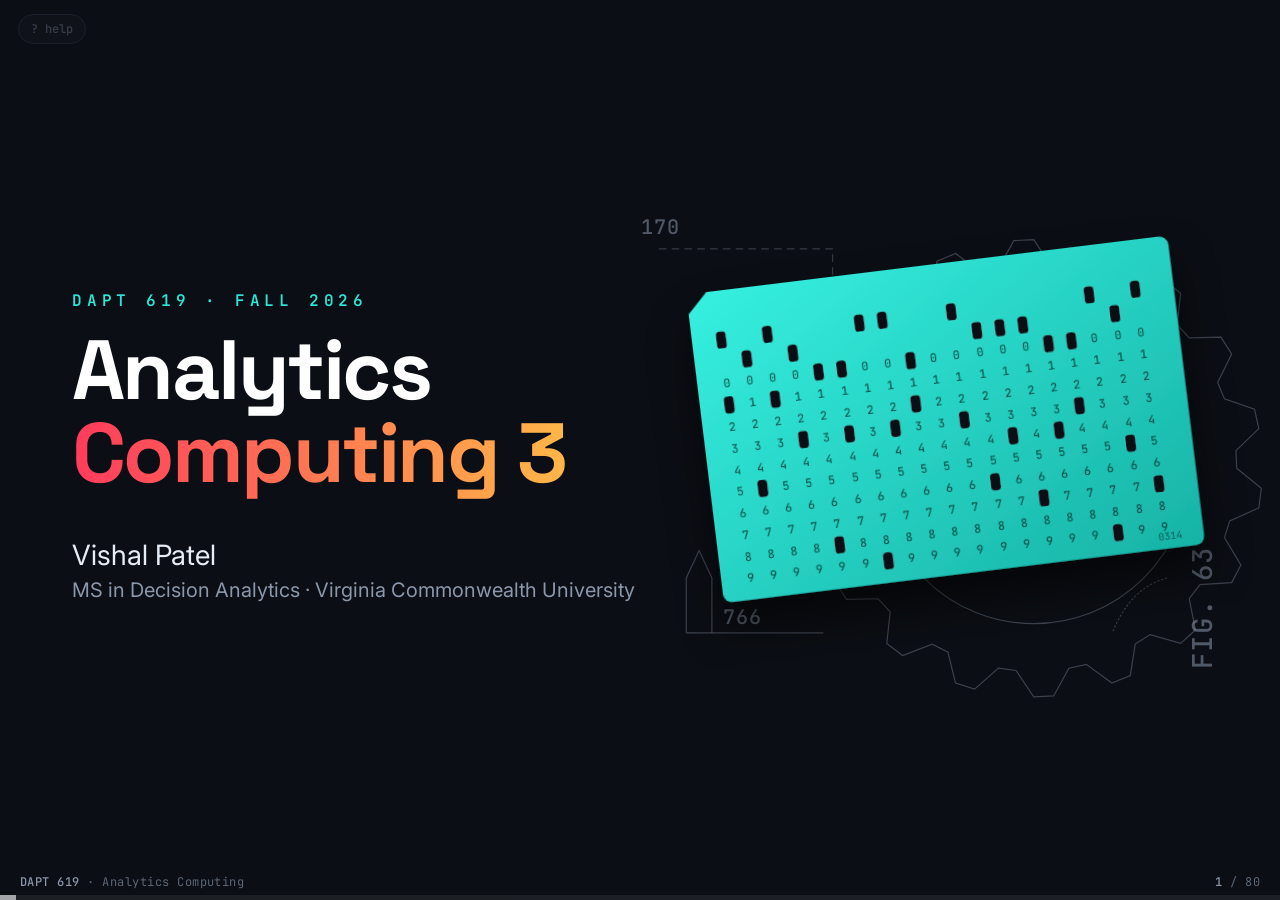
<file: slides/html/part-1/index.html>
<!doctype html>
<html lang="en">
<head>
<meta charset="utf-8">
<meta name="viewport" content="width=device-width, initial-scale=1">
<title>DAPT 619 · Analytics Computing · Part 1</title>
<link rel="preconnect" href="https://fonts.googleapis.com">
<link rel="preconnect" href="https://fonts.gstatic.com" crossorigin>
<link href="https://fonts.googleapis.com/css2?family=Inter:wght@400;500;600;700&family=JetBrains+Mono:wght@400;500;700&family=Space+Grotesk:wght@500;700&display=swap" rel="stylesheet">
<link rel="stylesheet" href="deck.css">
<style>
  body.blackout #stage { visibility: hidden; }
</style>
</head>
<body>
<div id="bg"></div>
<svg width="0" height="0" style="position:absolute">
  <defs>
    <marker id="arr" viewBox="0 0 10 10" refX="9" refY="5" markerWidth="7" markerHeight="7" orient="auto-start-reverse"><path d="M0 0L10 5L0 10z" fill="context-stroke"/></marker>
    <marker id="arr-m" viewBox="0 0 10 10" refX="9" refY="5" markerWidth="7" markerHeight="7" orient="auto-start-reverse"><path d="M0 0L10 5L0 10z" fill="#8b97ab"/></marker>
    <marker id="arr-c" viewBox="0 0 10 10" refX="9" refY="5" markerWidth="7" markerHeight="7" orient="auto-start-reverse"><path d="M0 0L10 5L0 10z" fill="#2ee6d6"/></marker>
    <marker id="arr-r" viewBox="0 0 10 10" refX="9" refY="5" markerWidth="7" markerHeight="7" orient="auto-start-reverse"><path d="M0 0L10 5L0 10z" fill="#ff3b5c"/></marker>
    <marker id="arr-a" viewBox="0 0 10 10" refX="9" refY="5" markerWidth="7" markerHeight="7" orient="auto-start-reverse"><path d="M0 0L10 5L0 10z" fill="#ffb648"/></marker>
    <marker id="arr-g" viewBox="0 0 10 10" refX="9" refY="5" markerWidth="7" markerHeight="7" orient="auto-start-reverse"><path d="M0 0L10 5L0 10z" fill="#4ade80"/></marker>
    <symbol id="i-term" viewBox="0 0 24 24"><path d="M4 17l6-5-6-5"/><path d="M12 19h8"/></symbol>
    <symbol id="i-git" viewBox="0 0 24 24"><circle cx="6" cy="4" r="2.5"/><circle cx="18" cy="8" r="2.5"/><circle cx="6" cy="20" r="2.5"/><path d="M6 6.5v11M18 10.5a6 6 0 0 1-6 6h-2"/></symbol>
    <symbol id="i-box" viewBox="0 0 24 24"><path d="M21 8l-9-5-9 5v8l9 5 9-5z"/><path d="M3 8l9 5 9-5M12 13v9"/></symbol>
    <symbol id="i-flask" viewBox="0 0 24 24"><path d="M9 3v6L4 19a2 2 0 0 0 2 3h12a2 2 0 0 0 2-3L15 9V3"/><path d="M8 3h8M7 15h10"/></symbol>
    <symbol id="i-tree" viewBox="0 0 24 24"><path d="M3 5h6l2 2h10v12H3z"/><path d="M7 13h4M7 16h8"/></symbol>
    <symbol id="i-quiz" viewBox="0 0 24 24"><circle cx="12" cy="12" r="10"/><path d="M9.5 9a2.5 2.5 0 1 1 3.5 2.3c-.7.4-1 1-1 1.7"/><path d="M12 17h.01"/></symbol>
    <symbol id="i-doc" viewBox="0 0 24 24"><path d="M14 3H6a2 2 0 0 0-2 2v14a2 2 0 0 0 2 2h12a2 2 0 0 0 2-2V9z"/><path d="M14 3v6h6"/><path d="M8 13h8M8 17h8"/></symbol>
    <symbol id="i-user" viewBox="0 0 24 24"><circle cx="12" cy="8" r="4"/><path d="M4 21a8 8 0 0 1 16 0"/></symbol>
    <symbol id="i-play" viewBox="0 0 24 24"><circle cx="12" cy="12" r="10"/><path d="M10 8l6 4-6 4z"/></symbol>
    <symbol id="i-link" viewBox="0 0 24 24"><path d="M10 13a5 5 0 0 0 7 0l3-3a5 5 0 0 0-7-7l-1 1"/><path d="M14 11a5 5 0 0 0-7 0l-3 3a5 5 0 0 0 7 7l1-1"/></symbol>
    <symbol id="i-swords" viewBox="0 0 100 100"><g stroke-width="5" stroke-linecap="round" stroke-linejoin="round">
      <path d="M32 68 L84 16 L90 10 L84 22 Z" fill="currentColor" stroke-width="2"/><line x1="32" y1="68" x2="84" y2="16" stroke-width="7"/>
      <line x1="22" y1="60" x2="40" y2="78"/><line x1="31" y1="69" x2="16" y2="84"/><circle cx="14" cy="86" r="4.5" fill="currentColor"/>
      <path d="M68 68 L16 16 L10 10 L16 22 Z" fill="currentColor" stroke-width="2"/><line x1="68" y1="68" x2="16" y2="16" stroke-width="7"/>
      <line x1="78" y1="60" x2="60" y2="78"/><line x1="69" y1="69" x2="84" y2="84"/><circle cx="86" cy="86" r="4.5" fill="currentColor"/>
    </g></symbol>
  </defs>
</svg>

<div id="stage"><div id="deck">

<!-- ═══════════════════════════ 1 · Title ═══════════════════════════ -->
<section class="slide title-slide" data-title="DAPT 619 · Analytics Computing">
  <div class="course">DAPT 619 · Fall 2026</div>
  <h1>Analytics<br><span class="grad">Computing 3</span></h1>
  <div class="who">Vishal Patel</div>
  <div class="when">MS in Decision Analytics · Virginia Commonwealth University</div>
  <svg class="hero" viewBox="0 0 700 560" aria-hidden="true">
    <defs>
      <linearGradient id="cardfill" x1="0" y1="0" x2="1" y2="1"><stop offset="0" stop-color="#36f0e0"/><stop offset="1" stop-color="#17b3a6"/></linearGradient>
      <filter id="cardshadow" x="-20%" y="-20%" width="140%" height="140%"><feDropShadow dx="0" dy="28" stdDeviation="22" flood-color="#000" flood-opacity=".55"/></filter>
    </defs>
    <g class="ink">
      <path pathLength="1" d="M692.0,300.0 L719.0,321.8 L716.2,343.4 L684.4,357.5 L678.6,375.9 L696.6,405.7 L686.5,425.0 L651.9,427.3 L640.1,442.7 L646.8,476.8 L630.7,491.5 L597.3,481.9 L581.0,492.3 L575.7,526.6 L555.5,534.9 L527.5,514.4 L508.5,518.6 L491.8,549.0 L470.0,550.0 L450.7,521.2 L431.5,518.6 L405.3,541.5 L384.5,534.9 L376.2,501.2 L359.0,492.3 L326.6,504.8 L309.3,491.5 L313.0,457.0 L299.9,442.7 L265.2,443.4 L253.5,425.0 L268.8,393.8 L261.4,375.9 L228.5,364.7 L223.8,343.4 L248.8,319.3 L248.0,300.0 L221.0,278.2 L223.8,256.6 L255.6,242.5 L261.4,224.1 L243.4,194.3 L253.5,175.0 L288.1,172.7 L299.9,157.3 L293.2,123.2 L309.3,108.5 L342.7,118.1 L359.0,107.7 L364.3,73.4 L384.5,65.1 L412.5,85.6 L431.5,81.4 L448.2,51.0 L470.0,50.0 L489.3,78.8 L508.5,81.4 L534.7,58.5 L555.5,65.1 L563.8,98.8 L581.0,107.7 L613.4,95.2 L630.7,108.5 L627.0,143.0 L640.1,157.3 L674.8,156.6 L686.5,175.0 L671.2,206.2 L678.6,224.1 L711.5,235.3 L716.2,256.6 L691.2,280.7 Z"/>
      <circle pathLength="1" cx="470" cy="300" r="170"/>
      <circle pathLength="1" cx="470" cy="300" r="52"/>
      <circle pathLength="1" cx="470" cy="300" r="22"/>
      <path pathLength="1" d="M60 60 H250 V150" class="dash"/>
      <path pathLength="1" d="M250 150 l-8 -16 h16 z"/>
      <path pathLength="1" d="M616 420 q-40 10 -60 60" class="dash"/>
      <path pathLength="1" d="M90 480 h150" />
      <path pathLength="1" d="M90 480 v-60 l14 -30 l14 30 v60" />
    </g>
    <g class="ink-lbl">
      <text x="40" y="44">170</text>
      <text x="262" y="128">764</text>
      <text x="130" y="470">766</text>
      <text x="665" y="520" transform="rotate(-90 665 520)">FIG. 63</text>
    </g>
    <g class="card" transform="translate(90 110) rotate(-7 260 170)">
      <path class="paper" d="M22 0 H520 a10 10 0 0 1 10 10 V330 a10 10 0 0 1 -10 10 H10 a10 10 0 0 1 -10 -10 V22 Z"/>
      <g class="interp"><text data-col="0" x="32.0" y="28">A</text><text data-col="1" x="57.3" y="28">N</text><text data-col="2" x="82.7" y="28">A</text><text data-col="3" x="108.0" y="28">L</text><text data-col="4" x="133.3" y="28">Y</text><text data-col="5" x="158.7" y="28">T</text><text data-col="6" x="184.0" y="28">I</text><text data-col="7" x="209.3" y="28">C</text><text data-col="8" x="234.7" y="28">S</text><text data-col="9" x="260.0" y="28"> </text><text data-col="10" x="285.3" y="28">C</text><text data-col="11" x="310.7" y="28">O</text><text data-col="12" x="336.0" y="28">M</text><text data-col="13" x="361.3" y="28">P</text><text data-col="14" x="386.7" y="28">U</text><text data-col="15" x="412.0" y="28">T</text><text data-col="16" x="437.3" y="28">I</text><text data-col="17" x="462.7" y="28">N</text><text data-col="18" x="488.0" y="28">G</text></g>
      <g class="digits"><text data-col="0" x="32.0" y="106.6">0</text><text data-col="0" x="32.0" y="154.3">2</text><text data-col="0" x="32.0" y="178.1">3</text><text data-col="0" x="32.0" y="201.9">4</text><text data-col="0" x="32.0" y="225.7">5</text><text data-col="0" x="32.0" y="249.5">6</text><text data-col="0" x="32.0" y="273.4">7</text><text data-col="0" x="32.0" y="297.2">8</text><text data-col="0" x="32.0" y="321.0">9</text><text data-col="1" x="57.3" y="106.6">0</text><text data-col="1" x="57.3" y="130.5">1</text><text data-col="1" x="57.3" y="154.3">2</text><text data-col="1" x="57.3" y="178.1">3</text><text data-col="1" x="57.3" y="201.9">4</text><text data-col="1" x="57.3" y="249.5">6</text><text data-col="1" x="57.3" y="273.4">7</text><text data-col="1" x="57.3" y="297.2">8</text><text data-col="1" x="57.3" y="321.0">9</text><text data-col="2" x="82.7" y="106.6">0</text><text data-col="2" x="82.7" y="154.3">2</text><text data-col="2" x="82.7" y="178.1">3</text><text data-col="2" x="82.7" y="201.9">4</text><text data-col="2" x="82.7" y="225.7">5</text><text data-col="2" x="82.7" y="249.5">6</text><text data-col="2" x="82.7" y="273.4">7</text><text data-col="2" x="82.7" y="297.2">8</text><text data-col="2" x="82.7" y="321.0">9</text><text data-col="3" x="108.0" y="106.6">0</text><text data-col="3" x="108.0" y="130.5">1</text><text data-col="3" x="108.0" y="154.3">2</text><text data-col="3" x="108.0" y="201.9">4</text><text data-col="3" x="108.0" y="225.7">5</text><text data-col="3" x="108.0" y="249.5">6</text><text data-col="3" x="108.0" y="273.4">7</text><text data-col="3" x="108.0" y="297.2">8</text><text data-col="3" x="108.0" y="321.0">9</text><text data-col="4" x="133.3" y="130.5">1</text><text data-col="4" x="133.3" y="154.3">2</text><text data-col="4" x="133.3" y="178.1">3</text><text data-col="4" x="133.3" y="201.9">4</text><text data-col="4" x="133.3" y="225.7">5</text><text data-col="4" x="133.3" y="249.5">6</text><text data-col="4" x="133.3" y="273.4">7</text><text data-col="4" x="133.3" y="321.0">9</text><text data-col="5" x="158.7" y="130.5">1</text><text data-col="5" x="158.7" y="154.3">2</text><text data-col="5" x="158.7" y="201.9">4</text><text data-col="5" x="158.7" y="225.7">5</text><text data-col="5" x="158.7" y="249.5">6</text><text data-col="5" x="158.7" y="273.4">7</text><text data-col="5" x="158.7" y="297.2">8</text><text data-col="5" x="158.7" y="321.0">9</text><text data-col="6" x="184.0" y="106.6">0</text><text data-col="6" x="184.0" y="130.5">1</text><text data-col="6" x="184.0" y="154.3">2</text><text data-col="6" x="184.0" y="178.1">3</text><text data-col="6" x="184.0" y="201.9">4</text><text data-col="6" x="184.0" y="225.7">5</text><text data-col="6" x="184.0" y="249.5">6</text><text data-col="6" x="184.0" y="273.4">7</text><text data-col="6" x="184.0" y="297.2">8</text><text data-col="7" x="209.3" y="106.6">0</text><text data-col="7" x="209.3" y="130.5">1</text><text data-col="7" x="209.3" y="154.3">2</text><text data-col="7" x="209.3" y="201.9">4</text><text data-col="7" x="209.3" y="225.7">5</text><text data-col="7" x="209.3" y="249.5">6</text><text data-col="7" x="209.3" y="273.4">7</text><text data-col="7" x="209.3" y="297.2">8</text><text data-col="7" x="209.3" y="321.0">9</text><text data-col="8" x="234.7" y="130.5">1</text><text data-col="8" x="234.7" y="178.1">3</text><text data-col="8" x="234.7" y="201.9">4</text><text data-col="8" x="234.7" y="225.7">5</text><text data-col="8" x="234.7" y="249.5">6</text><text data-col="8" x="234.7" y="273.4">7</text><text data-col="8" x="234.7" y="297.2">8</text><text data-col="8" x="234.7" y="321.0">9</text><text data-col="9" x="260.0" y="106.6">0</text><text data-col="9" x="260.0" y="130.5">1</text><text data-col="9" x="260.0" y="154.3">2</text><text data-col="9" x="260.0" y="178.1">3</text><text data-col="9" x="260.0" y="201.9">4</text><text data-col="9" x="260.0" y="225.7">5</text><text data-col="9" x="260.0" y="249.5">6</text><text data-col="9" x="260.0" y="273.4">7</text><text data-col="9" x="260.0" y="297.2">8</text><text data-col="9" x="260.0" y="321.0">9</text><text data-col="10" x="285.3" y="106.6">0</text><text data-col="10" x="285.3" y="130.5">1</text><text data-col="10" x="285.3" y="154.3">2</text><text data-col="10" x="285.3" y="201.9">4</text><text data-col="10" x="285.3" y="225.7">5</text><text data-col="10" x="285.3" y="249.5">6</text><text data-col="10" x="285.3" y="273.4">7</text><text data-col="10" x="285.3" y="297.2">8</text><text data-col="10" x="285.3" y="321.0">9</text><text data-col="11" x="310.7" y="106.6">0</text><text data-col="11" x="310.7" y="130.5">1</text><text data-col="11" x="310.7" y="154.3">2</text><text data-col="11" x="310.7" y="178.1">3</text><text data-col="11" x="310.7" y="201.9">4</text><text data-col="11" x="310.7" y="225.7">5</text><text data-col="11" x="310.7" y="273.4">7</text><text data-col="11" x="310.7" y="297.2">8</text><text data-col="11" x="310.7" y="321.0">9</text><text data-col="12" x="336.0" y="106.6">0</text><text data-col="12" x="336.0" y="130.5">1</text><text data-col="12" x="336.0" y="154.3">2</text><text data-col="12" x="336.0" y="178.1">3</text><text data-col="12" x="336.0" y="225.7">5</text><text data-col="12" x="336.0" y="249.5">6</text><text data-col="12" x="336.0" y="273.4">7</text><text data-col="12" x="336.0" y="297.2">8</text><text data-col="12" x="336.0" y="321.0">9</text><text data-col="13" x="361.3" y="106.6">0</text><text data-col="13" x="361.3" y="130.5">1</text><text data-col="13" x="361.3" y="154.3">2</text><text data-col="13" x="361.3" y="178.1">3</text><text data-col="13" x="361.3" y="201.9">4</text><text data-col="13" x="361.3" y="225.7">5</text><text data-col="13" x="361.3" y="249.5">6</text><text data-col="13" x="361.3" y="297.2">8</text><text data-col="13" x="361.3" y="321.0">9</text><text data-col="14" x="386.7" y="130.5">1</text><text data-col="14" x="386.7" y="154.3">2</text><text data-col="14" x="386.7" y="178.1">3</text><text data-col="14" x="386.7" y="225.7">5</text><text data-col="14" x="386.7" y="249.5">6</text><text data-col="14" x="386.7" y="273.4">7</text><text data-col="14" x="386.7" y="297.2">8</text><text data-col="14" x="386.7" y="321.0">9</text><text data-col="15" x="412.0" y="130.5">1</text><text data-col="15" x="412.0" y="154.3">2</text><text data-col="15" x="412.0" y="201.9">4</text><text data-col="15" x="412.0" y="225.7">5</text><text data-col="15" x="412.0" y="249.5">6</text><text data-col="15" x="412.0" y="273.4">7</text><text data-col="15" x="412.0" y="297.2">8</text><text data-col="15" x="412.0" y="321.0">9</text><text data-col="16" x="437.3" y="106.6">0</text><text data-col="16" x="437.3" y="130.5">1</text><text data-col="16" x="437.3" y="154.3">2</text><text data-col="16" x="437.3" y="178.1">3</text><text data-col="16" x="437.3" y="201.9">4</text><text data-col="16" x="437.3" y="225.7">5</text><text data-col="16" x="437.3" y="249.5">6</text><text data-col="16" x="437.3" y="273.4">7</text><text data-col="16" x="437.3" y="297.2">8</text><text data-col="17" x="462.7" y="106.6">0</text><text data-col="17" x="462.7" y="130.5">1</text><text data-col="17" x="462.7" y="154.3">2</text><text data-col="17" x="462.7" y="178.1">3</text><text data-col="17" x="462.7" y="201.9">4</text><text data-col="17" x="462.7" y="249.5">6</text><text data-col="17" x="462.7" y="273.4">7</text><text data-col="17" x="462.7" y="297.2">8</text><text data-col="17" x="462.7" y="321.0">9</text><text data-col="18" x="488.0" y="106.6">0</text><text data-col="18" x="488.0" y="130.5">1</text><text data-col="18" x="488.0" y="154.3">2</text><text data-col="18" x="488.0" y="178.1">3</text><text data-col="18" x="488.0" y="201.9">4</text><text data-col="18" x="488.0" y="225.7">5</text><text data-col="18" x="488.0" y="249.5">6</text><text data-col="18" x="488.0" y="297.2">8</text><text data-col="18" x="488.0" y="321.0">9</text></g>
      <g class="rowlbl"><text x="13" y="58.0">12</text><text x="13" y="81.8">11</text><text x="13" y="105.6">0</text><text x="13" y="129.5">1</text><text x="13" y="153.3">2</text><text x="13" y="177.1">3</text><text x="13" y="200.9">4</text><text x="13" y="224.7">5</text><text x="13" y="248.5">6</text><text x="13" y="272.4">7</text><text x="13" y="296.2">8</text><text x="13" y="320.0">9</text></g>
      <g class="holes"><rect class="hole" data-col="0" x="26.5" y="44.5" width="11" height="19" rx="4" style="--d:1.10s"/><rect class="hole" data-col="0" x="26.5" y="116.0" width="11" height="19" rx="4" style="--d:1.13s"/><rect class="hole" data-col="1" x="51.8" y="68.3" width="11" height="19" rx="4" style="--d:1.19s"/><rect class="hole" data-col="1" x="51.8" y="211.2" width="11" height="19" rx="4" style="--d:1.25s"/><rect class="hole" data-col="2" x="77.2" y="44.5" width="11" height="19" rx="4" style="--d:1.25s"/><rect class="hole" data-col="2" x="77.2" y="116.0" width="11" height="19" rx="4" style="--d:1.28s"/><rect class="hole" data-col="3" x="102.5" y="68.3" width="11" height="19" rx="4" style="--d:1.34s"/><rect class="hole" data-col="3" x="102.5" y="163.6" width="11" height="19" rx="4" style="--d:1.38s"/><rect class="hole" data-col="4" x="127.8" y="92.1" width="11" height="19" rx="4" style="--d:1.42s"/><rect class="hole" data-col="4" x="127.8" y="282.7" width="11" height="19" rx="4" style="--d:1.50s"/><rect class="hole" data-col="5" x="153.2" y="92.1" width="11" height="19" rx="4" style="--d:1.50s"/><rect class="hole" data-col="5" x="153.2" y="163.6" width="11" height="19" rx="4" style="--d:1.53s"/><rect class="hole" data-col="6" x="178.5" y="44.5" width="11" height="19" rx="4" style="--d:1.55s"/><rect class="hole" data-col="6" x="178.5" y="306.5" width="11" height="19" rx="4" style="--d:1.66s"/><rect class="hole" data-col="7" x="203.8" y="44.5" width="11" height="19" rx="4" style="--d:1.62s"/><rect class="hole" data-col="7" x="203.8" y="163.6" width="11" height="19" rx="4" style="--d:1.68s"/><rect class="hole" data-col="8" x="229.2" y="92.1" width="11" height="19" rx="4" style="--d:1.72s"/><rect class="hole" data-col="8" x="229.2" y="139.8" width="11" height="19" rx="4" style="--d:1.74s"/><rect class="hole" data-col="10" x="279.8" y="44.5" width="11" height="19" rx="4" style="--d:1.85s"/><rect class="hole" data-col="10" x="279.8" y="163.6" width="11" height="19" rx="4" style="--d:1.90s"/><rect class="hole" data-col="11" x="305.2" y="68.3" width="11" height="19" rx="4" style="--d:1.94s"/><rect class="hole" data-col="11" x="305.2" y="235.0" width="11" height="19" rx="4" style="--d:2.00s"/><rect class="hole" data-col="12" x="330.5" y="68.3" width="11" height="19" rx="4" style="--d:2.01s"/><rect class="hole" data-col="12" x="330.5" y="187.4" width="11" height="19" rx="4" style="--d:2.06s"/><rect class="hole" data-col="13" x="355.8" y="68.3" width="11" height="19" rx="4" style="--d:2.08s"/><rect class="hole" data-col="13" x="355.8" y="258.9" width="11" height="19" rx="4" style="--d:2.17s"/><rect class="hole" data-col="14" x="381.2" y="92.1" width="11" height="19" rx="4" style="--d:2.17s"/><rect class="hole" data-col="14" x="381.2" y="187.4" width="11" height="19" rx="4" style="--d:2.21s"/><rect class="hole" data-col="15" x="406.5" y="92.1" width="11" height="19" rx="4" style="--d:2.25s"/><rect class="hole" data-col="15" x="406.5" y="163.6" width="11" height="19" rx="4" style="--d:2.27s"/><rect class="hole" data-col="16" x="431.8" y="44.5" width="11" height="19" rx="4" style="--d:2.30s"/><rect class="hole" data-col="16" x="431.8" y="306.5" width="11" height="19" rx="4" style="--d:2.41s"/><rect class="hole" data-col="17" x="457.2" y="68.3" width="11" height="19" rx="4" style="--d:2.38s"/><rect class="hole" data-col="17" x="457.2" y="211.2" width="11" height="19" rx="4" style="--d:2.44s"/><rect class="hole" data-col="18" x="482.5" y="44.5" width="11" height="19" rx="4" style="--d:2.45s"/><rect class="hole" data-col="18" x="482.5" y="258.9" width="11" height="19" rx="4" style="--d:2.54s"/></g>
      <text class="serial" x="506" y="330">0314</text>
      <g class="hits"><rect class="colhit" data-col="0" data-ch="A" data-code="12 + 1" x="19.3" y="34.1" width="25.3" height="293.8"/><rect class="colhit" data-col="1" data-ch="N" data-code="11 + 5" x="44.7" y="34.1" width="25.3" height="293.8"/><rect class="colhit" data-col="2" data-ch="A" data-code="12 + 1" x="70.0" y="34.1" width="25.3" height="293.8"/><rect class="colhit" data-col="3" data-ch="L" data-code="11 + 3" x="95.3" y="34.1" width="25.3" height="293.8"/><rect class="colhit" data-col="4" data-ch="Y" data-code="0 + 8" x="120.7" y="34.1" width="25.3" height="293.8"/><rect class="colhit" data-col="5" data-ch="T" data-code="0 + 3" x="146.0" y="34.1" width="25.3" height="293.8"/><rect class="colhit" data-col="6" data-ch="I" data-code="12 + 9" x="171.3" y="34.1" width="25.3" height="293.8"/><rect class="colhit" data-col="7" data-ch="C" data-code="12 + 3" x="196.7" y="34.1" width="25.3" height="293.8"/><rect class="colhit" data-col="8" data-ch="S" data-code="0 + 2" x="222.0" y="34.1" width="25.3" height="293.8"/><rect class="colhit" data-col="9" data-ch=" " data-code="" x="247.3" y="34.1" width="25.3" height="293.8"/><rect class="colhit" data-col="10" data-ch="C" data-code="12 + 3" x="272.7" y="34.1" width="25.3" height="293.8"/><rect class="colhit" data-col="11" data-ch="O" data-code="11 + 6" x="298.0" y="34.1" width="25.3" height="293.8"/><rect class="colhit" data-col="12" data-ch="M" data-code="11 + 4" x="323.3" y="34.1" width="25.3" height="293.8"/><rect class="colhit" data-col="13" data-ch="P" data-code="11 + 7" x="348.7" y="34.1" width="25.3" height="293.8"/><rect class="colhit" data-col="14" data-ch="U" data-code="0 + 4" x="374.0" y="34.1" width="25.3" height="293.8"/><rect class="colhit" data-col="15" data-ch="T" data-code="0 + 3" x="399.3" y="34.1" width="25.3" height="293.8"/><rect class="colhit" data-col="16" data-ch="I" data-code="12 + 9" x="424.7" y="34.1" width="25.3" height="293.8"/><rect class="colhit" data-col="17" data-ch="N" data-code="11 + 5" x="450.0" y="34.1" width="25.3" height="293.8"/><rect class="colhit" data-col="18" data-ch="G" data-code="12 + 7" x="475.3" y="34.1" width="25.3" height="293.8"/></g>
    </g>
  </svg>
</section>

<!-- ═══════════════════════════ 2 · Tool orbit ═══════════════════════════ -->
<section class="slide" data-title="The Python ecosystem" style="justify-content:center">
  <div class="orbit">
    <svg class="ring-svg" viewBox="0 0 540 540"><circle data-f="1" class="fx-draw spin-slow" cx="270" cy="270" r="240" fill="none" stroke="var(--amber)" stroke-width="2" stroke-dasharray="14 10" opacity=".8"/></svg>
    <a class="center" href="https://www.python.org/about/" target="_blank"><img src="assets/python.png" alt="Python"></a>
    <div class="sat" style="left:195px;top:-5px"   data-f="1"><img src="assets/terminal.png" alt="Terminal" style="max-height:72px"></div>
    <div class="sat" style="left:-13px;top:355px"   data-f="1"><span class="pad"><img src="assets/git.png" alt="Git"></span></div>
    <div class="sat" style="left:41px;top:51px"   data-f="1"><span class="pad"><img src="assets/venv.png" alt="venv" style="max-height:48px"></span></div>
    <div class="sat" style="left:431px;top:193px" data-f="1"><span class="pad"><img src="assets/unittest.png" alt="unittest" style="max-height:64px"></span></div>
    <div class="sat" style="left:403px;top:355px" data-f="1"><span class="pad"><img src="assets/cookiecutter.jpg" alt="Cookiecutter" style="max-height:44px"></span></div>
    <div class="sat" style="left:-41px;top:193px" data-f="1"><span class="pad"><img src="assets/gradio.png" alt="Gradio" style="max-height:50px"></span></div>
    <div class="sat" style="left:113px;top:460px" data-f="1"><span class="pad"><img src="assets/mlflow.png" alt="MLflow" style="max-height:50px"></span></div>
    <div class="sat" style="left:277px;top:460px" data-f="1"><span class="pad"><img src="assets/fastapi.png" alt="FastAPI" style="max-height:50px"></span></div>
    <div class="sat" style="left:349px;top:51px"  data-f="1"><img src="assets/vscode.png" alt="VS Code" style="max-height:60px"></div>
    <div class="sat" style="left:431px;top:277px" data-f="1"><img src="assets/openai.svg" alt="OpenAI" style="max-height:66px"></div>
  </div>
</section>

<!-- ═══════════════════════════ 3 · Why ecosystem tools ═══════════════════════════ -->
<section class="slide" data-title="Beyond Python: Why Ecosystem Tools Matter">
  <h1 class="title">Beyond Python: Why Ecosystem Tools Matter</h1>
  <div class="grid-3 fill eq" style="align-content:center;gap:22px 34px">
    <div class="col center" data-f="1"><div class="card glow-cyan"><div class="num" style="margin:-44px auto 10px">1</div><h3>Team Collaboration &amp; Version Control</h3></div><p class="amber" style="margin:4px 0 0">Coding is a team sport.</p></div>
    <div class="col center" data-f="2"><div class="card glow-cyan"><div class="num" style="margin:-44px auto 10px">2</div><h3>Structured Projects &amp; Environments</h3></div><p class="amber" style="margin:4px 0 0">Avoid “works on my machine” problems.</p></div>
    <div class="col center" data-f="3"><div class="card glow-cyan"><div class="num" style="margin:-44px auto 10px">3</div><h3>Quality Assurance &amp; Testing</h3></div><p class="amber" style="margin:4px 0 0">Test early, fail less.</p></div>
    <div class="col center" data-f="4"><div class="card glow-cyan"><div class="num" style="margin:-44px auto 10px">4</div><h3>Deployment &amp; Accessibility</h3></div><p class="amber" style="margin:4px 0 0">Share your code as apps or services.</p></div>
    <div class="col center" data-f="5"><div class="card glow-cyan"><div class="num" style="margin:-44px auto 10px">5</div><h3>Reproducibility &amp; Automation</h3></div><p class="amber" style="margin:4px 0 0">Make your work traceable and scalable.</p></div>
    <div class="col center" data-f="6"><div class="card glow-cyan"><div class="num" style="margin:-44px auto 10px">6</div><h3>AI-Era Skillset</h3></div><p class="amber" style="margin:4px 0 0">Knowing <i>how to code</i> is less important now than <i>how to work with</i> code.</p></div>
  </div>
</section>

<!-- ═══════════════════════════ 4 · Musician to conductor ═══════════════════════════ -->
<section class="slide bleed" data-title="From Musician to Conductor">
  <img class="bg" src="assets/gardiner.jpg" alt="Sir John Eliot Gardiner conducting the Monteverdi Choir and English Baroque Soloists, seen from the audience">
  <div class="overlay-card" data-f="1" style="left:72px;top:72px">
    <div class="oc-head muted">Then: <span style="color:var(--text)">the musician</span></div>
    <ul class="list sm"><li>Writes code.</li><li>Debugs individual functions.</li><li>Executes instructions.</li><li>Focuses on implementation.</li></ul>
  </div>
  <div class="overlay-card glow" data-f="2" style="right:72px;top:72px">
    <div class="oc-head cyan">Now: <span style="color:var(--text)">the conductor</span></div>
    <ul class="list sm"><li>Orchestrates AI agents and tools.</li><li>Designs workflows and systems.</li><li>Evaluates and tests outputs.</li><li>Focuses on outcomes.</li></ul>
  </div>
  <div class="foot">Sir John Eliot Gardiner, Monteverdi Choir &amp; English Baroque Soloists, Kursaal San Sebastián, 2016 · Photo: Quincena Musical / Iñigo Ibáñez, CC BY 2.0</div>
</section>

<!-- ═══════════════════════════ 5 · Section: CLI ═══════════════════════════ -->
<section class="slide section" data-section="CLI" data-title="Command Line Interface (CLI)">
  <div class="kicker">Section 01</div>
  <h1>Command Line <span>Interface</span> (CLI)</h1>
  <svg class="big-ico ico"><use href="#i-term"/></svg>
  <div class="secnum">01</div>
</section>

<!-- ═══════════════════════════ 6 · Timeline ═══════════════════════════ -->
<section class="slide" data-section="CLI" data-title="From consoles to GUIs" style="justify-content:center">
  <div class="row" style="align-items:flex-start;gap:22px;justify-content:center">
    <div class="col center" style="gap:10px"><img class="shot" src="assets/ibm701.jpg" style="height:280px;width:auto" alt="IBM 701 operator console"><div class="muted" style="font-size:16px">Operator’s Console<br>(for an IBM 701)</div><div class="amber mono" style="font-size:20px">1950s</div></div>
    <div class="col center" style="gap:10px" data-f="1"><img class="shot" src="assets/ibm5150.png" style="height:280px;width:auto" alt="IBM 5150"><div class="muted" style="font-size:16px">The First IBM PC<br>(IBM 5150)</div><div class="amber mono" style="font-size:20px">1981</div></div>
    <div class="col center" style="gap:10px" data-f="2"><img class="shot" src="assets/lisa.jpg" style="height:280px;width:auto" alt="Apple Lisa"><div class="muted" style="font-size:16px">The First Commercial PC with GUI (Lisa by Apple)</div><div class="amber mono" style="font-size:20px">1983</div></div>
    <div class="col center" style="gap:10px" data-f="3"><img class="shot" src="assets/win1.jpg" style="height:280px;width:auto" alt="Windows 1.0 brochure"><div class="muted" style="font-size:16px">Microsoft<br>Windows 1.0</div><div class="amber mono" style="font-size:20px">1985</div></div>
  </div>
  <div class="foot" data-f="2"><a href="https://youtu.be/ErwS24cBZPc" target="_blank"><svg class="ico" style="vertical-align:-2px"><use href="#i-play"/></svg> 1984 Super Bowl Apple Macintosh Ad</a></div>
</section>

<!-- ═══════════════════════════ 7 · GUI vs CLI ═══════════════════════════ -->
<section class="slide" data-section="CLI" data-title="GUI vs CLI" style="justify-content:center;gap:44px">
  <div class="row" style="gap:40px">
    <div class="col center fx-left" style="width:150px;font-family:var(--font-head);font-weight:700;font-size:24px;color:var(--cyan)" data-f="8">Point &amp;<br>Click</div>
    <div class="card glow-cyan" style="width:150px;text-align:center;font:700 34px var(--font-head);color:var(--cyan);clip-path:polygon(0 0,80% 0,100% 50%,80% 100%,0 100%);padding-right:40px">GUI</div>
    <ol class="list sm" style="flex:1">
      <li data-f="1">A software mechanism used to interact with your operating system using a <span class="cyan">mouse</span>.</li>
      <li data-f="2">You can use a GUI to visually <span class="cyan">navigate and click</span> on icons and images to make things work.</li>
      <li data-f="3">However, a GUI is <span class="cyan">inefficient</span> for system administration tasks, especially if the environment is virtual or remote.</li>
    </ol>
  </div>
  <div class="row" style="gap:40px">
    <div class="col center fx-left" style="width:150px;font-family:var(--font-head);font-weight:700;font-size:24px;color:var(--red)" data-f="8">Type &amp;<br>Enter</div>
    <div class="card glow-red" data-f="4" style="width:150px;text-align:center;font:700 34px var(--font-head);color:var(--red);clip-path:polygon(0 0,80% 0,100% 50%,80% 100%,0 100%);padding-right:40px">CLI</div>
    <ol class="list sm" style="flex:1">
      <li data-f="5">A software mechanism you use to interact with your operating system using your <span class="red">keyboard</span>.</li>
      <li data-f="6">You can <span class="red">enter text</span> commands to configure, navigate, or run programs on any server or computer system.</li>
      <li data-f="7">All operating systems—including Linux, macOS, and Windows—provide a CLI for <span class="red">faster</span> system interaction.</li>
    </ol>
  </div>
  <div class="foot" data-f="7">Source: <a href="https://aws.amazon.com/what-is/cli/" target="_blank">What is CLI? (aws.amazon.com)</a></div>
</section>

<!-- ═══════════════════════════ 8 · Why command line ═══════════════════════════ -->
<section class="slide" data-section="CLI" data-title="Why Command Line?">
  <h1 class="title">Why Command Line?</h1>
  <div class="fill" style="padding-left:120px">
    <ol class="list">
      <li data-f="1">It makes you more <strong>flexible</strong>, <strong>faster</strong> and more <strong>efficient</strong>.</li>
      <li data-f="2">It’s less resource intensive. It’s <strong>scalable</strong>.</li>
      <li data-f="3">The command line is <strong>ubiquitous</strong>.</li>
      <li data-f="4">The skills are <strong>highly valued</strong>.</li>
      <li data-f="5">It makes you look like a <strong>cool hacker</strong> 😎</li>
      <li data-f="6">It’s <strong>easier</strong> than you might think!</li>
    </ol>
  </div>
</section>

<!-- ═══════════════════════════ 9 · Terminals ═══════════════════════════ -->
<section class="slide" data-section="CLI" data-title="Terminal, Command Prompt, PowerShell, WSL, Git Bash" style="justify-content:center">
  <div class="row" style="justify-content:center;align-items:flex-start;gap:24px">
    <div class="col" style="gap:20px">
      <img src="assets/kondo-joy.jpg" class="shot" style="width:260px" alt="This one sparks joy" data-f="1">
      <img src="assets/kondo-nojoy.jpg" class="shot" style="width:260px" alt="This one does not spark joy" data-f="2">
    </div>
    <div class="col" style="gap:20px">
      <div class="card center ring" style="width:270px;height:260px;display:grid;place-items:center;gap:6px" data-f="1">
        <img src="assets/macos.png" style="height:130px" alt="macOS"><div style="font-size:24px;font-weight:600">Terminal</div>
        <div data-f="6" class="fx-none" style="position:absolute;inset:-4px;border:3px solid var(--amber);border-radius:18px;box-shadow:0 0 24px rgba(255,182,72,.4)"></div>
      </div>
      <div class="card center" style="width:270px;height:260px;display:grid;place-items:center;gap:6px" data-f="2">
        <img src="assets/windows.png" style="height:70px;padding:0 10px;background:#fff;border-radius:8px" alt="Windows"><div style="font-size:24px;font-weight:600">Command Prompt</div>
      </div>
    </div>
    <div class="col" style="gap:18px;width:300px;padding-top:0">
      <div class="center cyan" style="font:700 24px var(--font-head);height:120px;display:grid;place-items:center" data-f="6">Unix-based! <span style="display:block;font:14px var(--font-mono);color:var(--muted);margin-top:4px">(Terminal · Git Bash)</span></div>
      <div class="col" style="gap:14px;align-items:center;margin-top:16px">
        <img class="logo fx-left" src="assets/powershell.png" style="width:220px;background:#fff;padding:6px 12px" alt="PowerShell" data-f="3">
        <img class="logo fx-left" src="assets/wsl.png" style="width:220px" alt="WSL" data-f="4">
        <div class="ring" data-f="5"><img src="assets/gitbash.jpg" class="logo" style="width:220px;display:block" alt="Git Bash">
          <div data-f="6" class="fx-none" style="position:absolute;inset:-6px;border:3px solid var(--amber);border-radius:14px;box-shadow:0 0 24px rgba(255,182,72,.4)"></div></div>
      </div>
    </div>
  </div>
</section>

<!-- ═══════════════════════════ 10 · Shell ═══════════════════════════ -->
<section class="slide" data-section="CLI" data-title="What is a shell?" style="justify-content:center;gap:26px">
  <div class="row" style="gap:50px">
    <img src="assets/gitbash.jpg" class="logo" style="width:300px" alt="Git Bash">
    <div class="lead" style="flex:1;max-width:560px">A software designed to execute on a Unix style command-line environment.</div>
  </div>
  <div class="row" style="gap:50px;align-items:center">
    <img src="assets/bash.png" class="logo" style="width:300px;background:#fff;padding:6px" alt="Bash" data-f="1">
    <div class="row" style="gap:20px;margin-left:auto;margin-right:40px" data-f="2">
      <img src="assets/bourne.jpg" class="shot" style="height:200px" alt="Steve Bourne">
      <div class="muted" style="font-size:15px;width:190px">Steve Bourne, creator of the Bourne shell (<code>sh</code>) in 1976 at Bell Labs.</div>
    </div>
  </div>
  <div class="card lead center" data-f="3" style="font-size:24px"><strong>Shell:</strong> A <span class="cyan">terminal</span> application used to interact with an OS through written commands.</div>
</section>

<!-- ═══════════════════════════ 11 · Anatomy of a command line ═══════════════════════════ -->
<section class="slide" data-section="CLI" data-title="Anatomy of a Command Line">
  <h1 class="title">Anatomy of a Command Line</h1>
  <div class="fill" style="align-items:center">
    <div class="term" style="width:1136px">
      <div class="bar"><i></i><i></i><i></i><span>bash</span></div>
      <div class="body" style="font-size:31px;line-height:1;padding:80px 40px 100px;position:relative;white-space:nowrap;text-align:center">
        <span class="ring" style="display:inline-block;padding:10px 14px;border-radius:12px;color:var(--violet)">
          <span style="color:var(--cyan)">⌘</span> vishal@derive <span style="color:var(--muted)">~/code</span> <span class="amber">&gt;</span>
          <span data-f="1" class="fx-none" style="position:absolute;inset:0;border:3px solid var(--cyan);border-radius:12px;box-shadow:0 0 20px rgba(46,230,214,.35)"></span>
          <span class="lbl cyan" data-f="1" style="left:0;right:0;top:100%;font:600 22px var(--font-head);padding-top:36px"><i style="position:absolute;left:50%;top:6px;width:2px;height:26px;background:var(--cyan)"></i>Prompt</span>
        </span>
        <span class="ring" style="display:inline-block;padding:10px 14px;border-radius:12px;color:var(--amber);margin-left:14px">ls
          <span data-f="2" class="fx-none" style="position:absolute;inset:0;border:3px solid var(--amber);border-radius:12px;box-shadow:0 0 20px rgba(255,182,72,.35)"></span>
          <span class="lbl amber" data-f="2" style="left:0;right:0;top:100%;font:600 22px var(--font-head);padding-top:36px"><i style="position:absolute;left:50%;top:6px;width:2px;height:26px;background:var(--amber)"></i>Command</span>
        </span>
        <span class="ring" style="display:inline-block;padding:10px 14px;border-radius:12px;color:#ff8a5b;margin-left:6px">-l
          <span data-f="3" class="fx-none" style="position:absolute;inset:0;border:3px solid #ff8a5b;border-radius:12px;box-shadow:0 0 20px rgba(255,138,91,.35)"></span>
          <span class="lbl" data-f="3" style="left:0;right:0;bottom:100%;font:600 22px var(--font-head);color:#ff8a5b;padding-bottom:36px"><i style="position:absolute;left:50%;bottom:6px;width:2px;height:26px;background:#ff8a5b"></i>Option</span>
        </span>
        <span class="ring" style="display:inline-block;padding:10px 14px;border-radius:12px;color:var(--green);margin-left:6px">*.txt
          <span data-f="4" class="fx-none" style="position:absolute;inset:0;border:3px solid var(--green);border-radius:12px;box-shadow:0 0 20px rgba(74,222,128,.35)"></span>
          <span class="lbl green" data-f="4" style="left:0;right:0;top:100%;font:600 22px var(--font-head);padding-top:36px"><i style="position:absolute;left:50%;top:6px;width:2px;height:26px;background:var(--green)"></i>Argument</span>
        </span>
        <span class="ring" style="display:inline-block;margin-left:4px"><span class="cursor-line" style="width:18px;height:40px"></span>
          <span class="lbl" data-f="5" style="left:-40px;right:-40px;bottom:100%;font:600 22px var(--font-head);color:#fff;padding-bottom:36px;margin-bottom:10px"><i style="position:absolute;left:50%;bottom:6px;width:2px;height:26px;background:#fff"></i>Cursor</span>
        </span>
      </div>
    </div>
  </div>
</section>

<!-- ═══════════════════════════ 12 · Quiz divider: CLI ═══════════════════════════ -->
<section class="slide section quiz" data-section="CLI · Quick check" data-title="Quick check: CLI">
  <div class="kicker">Quick check</div>
  <h1>Command Line <span>Interface</span> (CLI)</h1>
  <svg class="big-ico ico"><use href="#i-quiz"/></svg>
</section>

<!-- ═══════════════════════════ 13–21 · CLI quiz ═══════════════════════════ -->
<section class="slide q" data-section="CLI · Quick check" data-title="What does pwd print?">
  <div class="fill"><p><span class="chip amber qn">Q1</span> What does <code>pwd</code> print?</p>
    <ol class="list abc"><li>Your username</li><li data-fa="1">Your current working directory</li><li>The last command you ran</li><li>The parent directory</li></ol></div>
</section>
<section class="slide q" data-section="CLI · Quick check" data-title="Fill in the blank: cd ___">
  <div class="fill"><p><span class="chip amber qn">Q2</span> Fill in the blank:</p><p><code>cd ___</code> moves you one directory up from where you are.</p><div class="answer" data-f="1"><span class="chip green">Answer</span><span><code>cd ..</code> &nbsp;(<code>..</code> is the parent directory; <code>.</code> is the current one)</span></div></div>
</section>
<section class="slide q" data-section="CLI · Quick check" data-title="What will pwd output?">
  <div class="fill"><p><span class="chip amber qn">Q3</span> You run:</p>
<pre><span class="p">$</span> cd /Users/vishal/projects
<span class="p">$</span> pwd</pre>
    <p>What will <code>pwd</code> output?</p>
    <ol class="list abc mono"><li>projects</li><li>/Users/projects</li><li>/Users</li><li data-fa="1">/Users/vishal/projects</li></ol></div>
</section>
<section class="slide q" data-section="CLI · Quick check" data-title="True or False: cd with no arguments">
  <div class="fill"><p><span class="chip amber qn">Q4</span> <strong>True or False:</strong> <code>cd</code> with no arguments takes you to your home directory.</p><div class="answer" data-f="1"><span class="chip green">Answer</span><span><strong>True.</strong> Same as <code>cd ~</code> or <code>cd $HOME</code>.</span></div></div>
</section>
<section class="slide q" data-section="CLI · Quick check" data-title="Folder with a space in its name">
  <div class="fill"><p><span class="chip amber qn">Q5</span> You want to go into a folder named <code>Project Files</code> inside your home directory. Which one works?</p>
    <ol class="list abc mono"><li>cd ~/Project Files</li><li>cd ~/"Project Files"</li><li>cd ~/'Project Files'</li><li data-fa="1">B or C</li></ol><div class="answer" data-f="1"><span class="chip green">Answer</span><span>Quote the name (or escape the space: <code>cd ~/Project\ Files</code>). Unquoted, the shell sees two arguments.</span></div></div>
</section>
<section class="slide q" data-section="CLI · Quick check" data-title="Navigate the directory tree">
  <div class="fill"><p><span class="chip amber qn">Q6</span> Given this directory tree:</p>
<pre>/home/student
├─ notes
│  └─ week1
└─ demos
   └─ cli</pre>
    <p>Starting from <code>/home/student</code>, write the exact command to move into the <code>cli</code> folder.</p><div class="answer" data-f="1"><span class="chip green">Answer</span><span><code>cd demos/cli</code> &nbsp;(relative path; <code>cd /home/student/demos/cli</code> also works)</span></div></div>
</section>
<section class="slide q" data-section="CLI · Quick check" data-title="Predict the output: cd ../../..">
  <div class="fill"><p><span class="chip amber qn">Q7</span> Predict the output:</p><p>Assume you’re in <code>/home/student/course/week1</code> and you run:</p>
<pre><span class="p">$</span> cd ../../..
<span class="p">$</span> pwd</pre>
    <p>What prints?</p><div class="answer" data-f="1"><span class="chip green">Answer</span><span><code>/home</code> &nbsp;— each <code>..</code> goes up one level: week1 → course → student → home</span></div></div>
</section>
<section class="slide q" data-section="CLI · Quick check" data-title="cd -">
  <div class="fill"><p><span class="chip amber qn">Q8</span> You run:</p>
<pre><span class="p">$</span> cd /var/log
<span class="p">$</span> cd -</pre>
    <p>Where do you end up?</p><div class="answer" data-f="1"><span class="chip green">Answer</span><span>Back in whatever directory you were in before <code>cd /var/log</code>. <code>cd -</code> jumps to the previous directory (<code>$OLDPWD</code>).</span></div></div>
</section>
<section class="slide q" data-section="CLI · Quick check" data-title="Home directory path">
  <div class="fill"><p><span class="chip amber qn">Q9</span> What command prints just your <strong>home directory path</strong> without moving you?</p>
    <div class="answer" data-f="1"><span class="chip green">Answer</span><span><code>echo ~</code> &nbsp;or&nbsp; <code>echo $HOME</code></span></div>
    <div class="divider" data-f="2"></div>
    <p data-f="2"><span class="chip amber qn">Q10</span> You’re in <code>/tmp</code>. In one command, jump to your home directory’s <code>Downloads</code> folder using <code>~</code>.</p>
    <div class="answer" data-f="3"><span class="chip green">Answer</span><span><code>cd ~/Downloads</code></span></div></div>
</section>

<!-- ═══════════════════════════ 22 · Section: Git ═══════════════════════════ -->
<section class="slide section" data-section="Git" data-title="Git">
  <div class="kicker">Section 02</div>
  <h1><span>Git</span></h1>
  <svg class="big-ico ico"><use href="#i-git"/></svg>
  <div class="secnum">02</div>
</section>

<!-- ═══════════════════════════ 23 · Save As ═══════════════════════════ -->
<section class="slide" data-section="Git" data-title="Version Control System: Save As">
  <h1 class="title">Version Control System: Save As</h1>
  <div class="row fill" style="gap:50px;padding-left:140px;align-items:center;margin-bottom:16px">
    <img class="shot fx-zoom" src="assets/mcmahon.jpg" style="height:380px" alt="" data-f="6">
    <div class="mono" style="font-size:24px;line-height:2.1">
      <div data-f="1">my_code.py</div>
      <div data-f="2">my_code_nov2026.py</div>
      <div data-f="3">my_code_nov2026_v2.py</div>
      <div data-f="4">my_code_nov2026_v2_final.py</div>
      <div data-f="5">my_code_nov2026_v2_final_edited.py</div>
      <div data-f="6" class="red">my_code_nov2026_v2_final_edited_FINAL.py</div>
    </div>
  </div>
  <div class="card center" data-f="7" style="font-size:20px">With the rise of <em class="k">“vibe coding”</em> (aka AI-assisted coding), version control is more useful than ever.</div>
</section>

<!-- ═══════════════════════════ 24 · VCS definition ═══════════════════════════ -->
<section class="slide" data-section="Git" data-title="Version Control System">
  <h1 class="title">Version Control System</h1>
  <div class="fill center" style="gap:40px">
    <p class="quote" style="font-size:34px">A system that <em class="k">records changes</em> to a file or set of files <em class="k">over time</em> so that you can <em class="k">recall</em> specific versions later.</p>
    <a href="https://git-scm.com/book/en/v2" target="_blank"><img src="assets/progit.png" class="shot" style="height:170px" alt="Pro Git book"></a>
  </div>
</section>

<!-- ═══════════════════════════ 25 · Three kinds of VCS ═══════════════════════════ -->
<section class="slide" data-section="Git" data-title="Version Control Systems">
  <h1 class="title">Version Control Systems</h1>
  <div class="row fill" style="justify-content:center;gap:50px">
    <div class="card glow-cyan center" style="width:260px;padding:40px 20px 30px"><div class="num lg" style="margin:-70px auto 20px">1</div><div style="font-size:30px">Local</div></div>
    <div class="card center" style="width:260px;padding:40px 20px 30px;border-color:rgba(74,222,128,.5)"><div class="num lg green" style="margin:-70px auto 20px">2</div><div style="font-size:30px">Centralized</div></div>
    <div class="card glow-amber center" style="width:260px;padding:40px 20px 30px"><div class="num lg amber" style="margin:-70px auto 20px">3</div><div style="font-size:30px">Distributed</div></div>
  </div>
</section>

<!-- ═══════════════════════════ 26 · Local & Centralized ═══════════════════════════ -->
<section class="slide" data-section="Git" data-title="Local vs Centralized VCS">
  <div class="row" style="align-items:flex-start">
    <div class="row" style="flex:1;gap:16px"><div class="num lg">1</div><div style="font-size:30px">Local</div></div>
    <div class="row" style="flex:1;gap:16px" data-f="2"><div class="num lg green">2</div><div style="font-size:30px">Centralized</div></div>
  </div>
  <div class="diagram">
    <div style="position:absolute;left:50%;top:0;bottom:0;width:1px;background:var(--line)"></div>
    <!-- Local -->
    <div class="frame" data-f="1" style="left:60px;top:40px;width:430px;height:360px"><span class="tag">Local Computer</span></div>
    <svg class="person" data-f="1" style="position:absolute;left:90px;top:190px"><use href="#i-user"/></svg>
    <span class="doc" data-f="1" style="position:absolute;left:150px;top:185px;color:var(--red)"><svg><use href="#i-doc"/></svg></span>
    <div class="lbl mono" data-f="1" style="left:198px;top:175px;font-size:14px">Checkout</div>
    <div class="box dark" data-f="1" style="left:275px;top:85px;width:190px;height:290px;align-content:start;padding-top:12px;gap:8px"><div class="muted" style="font-size:15px">Version database</div>
      <div class="row" style="gap:10px"><span class="doc" style="color:var(--red)"><svg><use href="#i-doc"/></svg></span><span class="tiny" style="font-size:14px;color:var(--muted)">Version 3</span></div>
      <div class="row" style="gap:10px"><span class="doc" style="color:var(--red);opacity:.7"><svg><use href="#i-doc"/></svg></span><span class="tiny" style="font-size:14px;color:var(--muted)">Version 2</span></div>
      <div class="row" style="gap:10px"><span class="doc" style="color:var(--red);opacity:.45"><svg><use href="#i-doc"/></svg></span><span class="tiny" style="font-size:14px;color:var(--muted)">Version 1</span></div>
    </div>
    <!-- Centralized -->
    <div class="box" data-f="2" style="left:760px;top:40px;width:230px;height:56px;font-weight:600">Shared Repository</div>
    <span class="doc" data-f="2" style="position:absolute;left:700px;top:230px;color:var(--red)"><svg><use href="#i-doc"/></svg></span>
    <span class="doc" data-f="2" style="position:absolute;left:853px;top:230px;color:var(--amber)"><svg><use href="#i-doc"/></svg></span>
    <span class="doc" data-f="2" style="position:absolute;left:1006px;top:230px;color:var(--red-2)"><svg><use href="#i-doc"/></svg></span>
    <svg class="person" data-f="2" style="position:absolute;left:700px;top:300px"><use href="#i-user"/></svg>
    <svg class="person" data-f="2" style="position:absolute;left:853px;top:300px"><use href="#i-user"/></svg>
    <svg class="person" data-f="2" style="position:absolute;left:1006px;top:300px"><use href="#i-user"/></svg>
    <svg class="wires">
      <line data-f="1" class="fx-draw r" x1="200" y1="207" x2="268" y2="207" marker-end="url(#arr-r)"/>
      <line data-f="1" class="fx-draw r" x1="268" y1="222" x2="200" y2="222" marker-end="url(#arr-r)"/>
      <line data-f="2" class="fx-draw" x1="820" y1="100" x2="730" y2="222" marker-end="url(#arr-m)" marker-start="url(#arr-m)"/>
      <line data-f="2" class="fx-draw" x1="875" y1="100" x2="875" y2="222" marker-end="url(#arr-m)" marker-start="url(#arr-m)"/>
      <line data-f="2" class="fx-draw" x1="930" y1="100" x2="1022" y2="222" marker-end="url(#arr-m)" marker-start="url(#arr-m)"/>
    </svg>
    <div class="lbl" data-f="3" style="left:60px;width:430px;top:420px;font-size:20px;color:var(--text)">The entire history of the project in a single place!</div>
    <div class="lbl" data-f="4" style="left:660px;width:430px;top:420px;font-size:20px;color:var(--red)">Single point of failure!</div>
  </div>
</section>

<!-- ═══════════════════════════ 27 · Distributed ═══════════════════════════ -->
<section class="slide" data-section="Git" data-title="Distributed VCS">
  <div class="row" style="gap:16px;justify-content:center"><div class="num lg amber">3</div><div style="font-size:30px">Distributed</div></div>
  <div class="row fill" style="gap:30px;align-items:center">
    <div class="diagram" style="width:520px;height:480px;flex:none">
      <div class="box dark" style="left:170px;top:0;width:180px;height:190px;align-content:start;padding-top:8px;gap:4px"><div style="font-weight:600;font-size:15px">Server</div><div class="muted" style="font-size:13px">Version database</div>
        <div class="row" style="gap:8px"><span class="doc" style="width:30px;height:36px;color:var(--amber)"><svg><use href="#i-doc"/></svg></span><span style="font-size:12px;color:var(--muted)">Version 3</span></div>
        <div class="row" style="gap:8px"><span class="doc" style="width:30px;height:36px;color:var(--amber);opacity:.7"><svg><use href="#i-doc"/></svg></span><span style="font-size:12px;color:var(--muted)">Version 2</span></div>
        <div class="row" style="gap:8px"><span class="doc" style="width:30px;height:36px;color:var(--amber);opacity:.45"><svg><use href="#i-doc"/></svg></span><span style="font-size:12px;color:var(--muted)">Version 1</span></div></div>
      <div class="box dark" style="left:0;top:280px;width:180px;height:190px;align-content:start;padding-top:8px;gap:4px"><div style="font-weight:600;font-size:15px">Computer A</div><div class="muted" style="font-size:13px">Version database</div>
        <div class="row" style="gap:8px"><span class="doc" style="width:30px;height:36px;color:var(--cyan)"><svg><use href="#i-doc"/></svg></span><span style="font-size:12px;color:var(--muted)">Version 3</span></div>
        <div class="row" style="gap:8px"><span class="doc" style="width:30px;height:36px;color:var(--cyan);opacity:.7"><svg><use href="#i-doc"/></svg></span><span style="font-size:12px;color:var(--muted)">Version 2</span></div>
        <div class="row" style="gap:8px"><span class="doc" style="width:30px;height:36px;color:var(--cyan);opacity:.45"><svg><use href="#i-doc"/></svg></span><span style="font-size:12px;color:var(--muted)">Version 1</span></div></div>
      <div class="box dark" style="left:340px;top:280px;width:180px;height:190px;align-content:start;padding-top:8px;gap:4px"><div style="font-weight:600;font-size:15px">Computer B</div><div class="muted" style="font-size:13px">Version database</div>
        <div class="row" style="gap:8px"><span class="doc" style="width:30px;height:36px;color:var(--green)"><svg><use href="#i-doc"/></svg></span><span style="font-size:12px;color:var(--muted)">Version 3</span></div>
        <div class="row" style="gap:8px"><span class="doc" style="width:30px;height:36px;color:var(--green);opacity:.7"><svg><use href="#i-doc"/></svg></span><span style="font-size:12px;color:var(--muted)">Version 2</span></div>
        <div class="row" style="gap:8px"><span class="doc" style="width:30px;height:36px;color:var(--green);opacity:.45"><svg><use href="#i-doc"/></svg></span><span style="font-size:12px;color:var(--muted)">Version 1</span></div></div>
      <svg class="wires">
        <path d="M160 95 C 60 110, 60 240, 90 272" marker-end="url(#arr-m)" marker-start="url(#arr-m)"/>
        <path d="M360 95 C 460 110, 460 240, 430 272" marker-end="url(#arr-m)" marker-start="url(#arr-m)"/>
        <path d="M188 375 C 230 400, 290 400, 332 375" marker-end="url(#arr-m)" marker-start="url(#arr-m)"/>
      </svg>
    </div>
    <ul class="list sm" style="flex:1;font-size:21px">
      <li data-f="1">Clients don’t just check out the latest snapshot of the files; rather, they <span class="amber">fully mirror</span> the repository, including its full history.</li>
      <li data-f="2">Thus, if any server dies, and these systems were collaborating via that server, any of the client repositories can be copied back up to the server to restore it.</li>
      <li data-f="3">Every clone is really a full backup of all the data.</li>
    </ul>
  </div>
</section>

<!-- ═══════════════════════════ 28 · Goals of Git ═══════════════════════════ -->
<section class="slide" data-section="Git" data-title="Goals of Git">
  <h1 class="title">Goals of Git</h1>
  <div class="row fill" style="gap:60px;padding:0 40px">
    <img src="assets/git.png" style="width:300px;background:#fff;padding:14px 20px;border-radius:16px" alt="Git">
    <ul class="list">
      <li>Speed</li><li>Simple design</li><li>Strong support for non-linear development (thousands of parallel branches)</li><li class="amber">Fully distributed</li><li>Able to handle large projects like the Linux kernel efficiently (speed and data size)</li>
    </ul>
  </div>
</section>

<!-- ═══════════════════════════ 29 · History ═══════════════════════════ -->
<section class="slide" data-section="Git" data-title="A Brief History of Git">
  <h1 class="title">A Brief History of Git</h1>
  <div class="row fill" style="justify-content:center;gap:70px">
    <div class="col center" style="gap:14px"><img src="assets/linus.jpg" class="shot" style="height:330px" alt="Linus Torvalds"><div class="muted" style="font-size:16px;width:280px"><strong>Linus Torvalds</strong>, the creator of the Linux kernel (1991)</div></div>
    <svg class="ico fx-pop" style="width:130px;height:130px;color:var(--red);filter:drop-shadow(0 0 18px rgba(255,59,92,.5))" data-f="2"><use href="#i-swords"/></svg>
    <img src="assets/bitkeeper.png" style="width:300px;background:#fff;padding:14px 20px;border-radius:16px" alt="BitKeeper" data-f="1">
  </div>
  <div class="center cyan" data-f="3" style="font-size:22px">Git is the de facto version control system since 2005.</div>
</section>

<!-- ═══════════════════════════ 30 · Quote ═══════════════════════════ -->
<section class="slide" data-section="Git" data-title="“I name all my projects after myself.”" style="justify-content:center">
  <div class="row" style="gap:60px;justify-content:center">
    <img src="assets/linus.jpg" class="shot" style="height:380px" alt="Linus Torvalds">
    <div class="col" style="gap:30px;max-width:640px">
      <p class="quote" style="font-size:28px;text-align:left;margin:0">“I'm an egotistical bastard, and I name all my projects after myself. First ‘Linux’, now ‘<span class="amber">git</span>’.”</p>
      <img src="assets/dictionary.png" class="shot" style="width:560px" alt="Dictionary definition of git">
    </div>
  </div>
</section>

<!-- ═══════════════════════════ 31 · First commit README ═══════════════════════════ -->
<section class="slide" data-section="Git" data-title="The first git README" style="padding:30px 60px 50px;justify-content:center">
  <div class="row" style="align-items:flex-end;gap:24px">
    <a class="col" href="https://github.com/qingyunha/initgit/blob/master/README" target="_blank" style="gap:0;width:880px;border-radius:12px;overflow:hidden;border:1px solid var(--line);box-shadow:0 20px 50px rgba(0,0,0,.5)">
      <img src="assets/readme-1.png" style="display:block;width:100%" alt="">
      <img src="assets/readme-2.png" style="display:block;width:100%" alt="" data-f="1" class="fx-none">
      <img src="assets/readme-3.png" style="display:block;width:100%" alt="" data-f="2" class="fx-none">
      <img src="assets/readme-4.png" style="display:block;width:100%" alt="" data-f="3" class="fx-none">
    </a>
    <img class="shot fx-pop" src="assets/honestwork.jpg" style="width:240px" alt="It ain't much but it's honest work" data-f="4">
  </div>
</section>

<!-- ═══════════════════════════ 32 · Software vs providers ═══════════════════════════ -->
<section class="slide" data-section="Git" data-title="Git software vs repository hosts" style="justify-content:center;gap:40px">
  <div class="row" style="gap:30px;justify-content:center" data-f="1">
    <div class="card glow-cyan" style="padding:16px 30px"><img src="assets/git.png" style="width:220px;background:#fff;padding:10px 14px;border-radius:10px;display:block" alt="Git"></div>
    <div class="cyan" style="font:600 28px var(--font-head)">Software</div>
  </div>
  <div class="ring" style="padding:36px 30px 28px">
    <div class="amber" data-f="2" style="--d:.5s;font:600 28px var(--font-head);position:absolute;top:-18px;left:30px;background:var(--bg);padding:0 14px;z-index:1">Repository Service Providers</div>
    <div data-f="2" class="fx-none" style="--d:.5s;position:absolute;inset:0;border:1.5px solid rgba(255,182,72,.6);border-radius:24px"></div>
    <div class="row" style="justify-content:space-around" data-f="2">
      <a href="https://github.com/" target="_blank" class="col center" style="gap:8px;color:#fff;text-decoration:none"><img src="assets/github.png" style="width:120px;background:#fff;border-radius:20px;padding:8px" alt=""><b style="font:700 28px var(--font-head)">GitHub</b></a>
      <a href="https://bitbucket.org/" target="_blank" class="col center" style="gap:8px;color:#fff;text-decoration:none"><img src="assets/bitbucket.png" style="width:120px;background:#fff;border-radius:20px" alt=""><b style="font:700 28px var(--font-head)">Bitbucket</b></a>
      <a href="https://about.gitlab.com/" target="_blank" class="col center" style="gap:8px;color:#fff;text-decoration:none"><img src="assets/gitlab.png" style="width:120px;background:#fff;border-radius:20px" alt=""><b style="font:700 28px var(--font-head)">GitLab</b></a>
      <a href="https://beanstalkapp.com/" target="_blank" class="col center" style="gap:8px;color:#fff;text-decoration:none"><img src="assets/beanstalk.png" style="width:120px;height:120px;object-fit:contain;background:#fff;padding:10px;border-radius:20px" alt=""><b style="font:700 28px var(--font-head)">Beanstalk</b></a>
    </div>
  </div>
</section>

<!-- ═══════════════════════════ 33 · GitHub account ═══════════════════════════ -->
<section class="slide" data-section="Git" data-title="Create a GitHub account" style="justify-content:center;gap:30px">
  <p class="lead center" style="font-size:30px;margin:0">Create a personal account on <a href="https://github.com/" target="_blank">github.com</a>.</p>
  <img src="assets/signup.png" class="shot" style="width:900px;margin:0 auto" alt="Signing up for a new personal account">
  <div class="foot"><a href="https://docs.github.com/en/get-started/start-your-journey/creating-an-account-on-github" target="_blank">docs.github.com/en/get-started/start-your-journey/creating-an-account-on-github</a></div>
</section>

<!-- ═══════════════════════════ 34 · Arctic Code Vault ═══════════════════════════ -->
<!-- Discussion prompt (revealed on click): Why would anyone want to preserve today's software for 1,000 years?
     Talking points: much of civilization quietly runs on open source nobody thinks about — the Linux kernel (servers, Android,
     routers, cars, supercomputers), OpenSSL / curl (every HTTPS connection and API call), SQLite (in every phone, browser, plane),
     Python/NumPy/pandas (the analytics stack), zlib / libpng / FFmpeg (every image, PDF, video), BIND / Postfix (DNS, email),
     Apache/nginx, PostgreSQL, Git itself. The vault (Svalbard, 02/02/2020 snapshot, 21 TB on 186 film reels) is a record of how
     this generation built things — like the Rosetta Stone — not just a backup. -->
<section class="slide" data-section="Git" data-title="Your Code Might Survive for 1,000 Years">
  <h1 class="title">Your Code Might Survive for 1,000 Years</h1>
  <div class="fill" style="align-items:center">
    <!-- YouTube only allows embeds from http(s) pages; when opened as a local file we show a thumbnail that links out instead -->
    <div class="yt-slot ring" data-video="fzI9FNjXQ0o" style="width:780px;height:439px">
      <a class="yt-fallback" href="https://www.youtube.com/watch?v=fzI9FNjXQ0o" target="_blank" style="display:block;position:relative;width:100%;height:100%"><img src="assets/arctic-vault.jpg" class="shot" style="width:100%;height:100%;object-fit:cover" alt="GitHub Arctic Code Vault">
        <svg class="ico" style="position:absolute;left:50%;top:50%;width:90px;height:90px;transform:translate(-50%,-50%);color:#fff;filter:drop-shadow(0 4px 20px rgba(0,0,0,.6))"><use href="#i-play"/></svg></a>
    </div>
    <div class="tiny yt-note" style="margin-top:12px">GitHub Arctic Code Vault · <a href="https://www.youtube.com/watch?v=fzI9FNjXQ0o" target="_blank">youtube.com/watch?v=fzI9FNjXQ0o</a> · <a href="https://archiveprogram.github.com/arctic-vault/" target="_blank">archiveprogram.github.com/arctic-vault</a></div>
    <p class="lead center" data-f="1" style="margin:14px 0 0;font-size:26px">Why would anyone want to preserve <em class="k">today’s</em> software for 1,000 years?</p>
  </div>
</section>

<!-- ═══════════════════════════ 35 · xkcd 2347 ═══════════════════════════ -->
<section class="slide" data-section="Git" data-title="xkcd: Dependency" style="justify-content:center;align-items:center">
  <a href="https://xkcd.com/2347/" target="_blank"><img src="assets/xkcd-dependency.png" class="shot" style="height:600px;background:#fff" alt="xkcd 2347: Dependency — all modern digital infrastructure resting on a project some random person in Nebraska has been thanklessly maintaining since 2003"></a>
</section>

<!-- ═══════════════════════════ 36 · add / commit / push ═══════════════════════════ -->
<section class="slide" data-section="Git" data-title="Git Process: Add, Commit, Push">
  <h1 class="title">Git Process: Add, Commit, Push</h1>
  <div class="diagram">
    <div class="frame dashed" data-f="1" style="left:40px;top:40px;width:230px;height:330px;border-color:rgba(255,59,92,.6)"><span class="tag" style="top:auto;bottom:-30px;left:0;right:0;text-align:center;color:var(--red);background:none">Development Workspace</span></div>
    <div class="frame dashed" data-f="2" style="left:290px;top:40px;width:470px;height:330px;border-color:rgba(255,182,72,.6)"><span class="tag" style="top:auto;bottom:-30px;left:0;right:0;text-align:center;color:var(--amber);background:none">Local Git Repo</span></div>
    <div class="frame dashed" data-f="5" style="left:800px;top:40px;width:330px;height:330px;border-color:rgba(46,230,214,.6)"><span class="tag" style="top:auto;bottom:-30px;left:0;right:0;text-align:center;color:var(--cyan);background:none">Remote Git Repo</span></div>
    <div data-f="4" style="position:absolute;left:36px;top:410px;width:728px;height:34px;border:2px solid var(--muted);border-top:none;border-radius:0 0 14px 14px"></div>
    <div class="lbl" data-f="4" style="left:36px;width:728px;top:452px;font-size:20px;color:#fff;font-weight:600">Your Computer</div>
    <!-- docs -->
    <span class="doc" data-f="1" style="position:absolute;left:110px;top:130px;width:90px;height:110px;color:var(--red)"><svg><use href="#i-doc"/></svg></span>
    <div class="lbl" data-f="1" style="left:60px;width:190px;top:250px;color:var(--red)">Working File</div>
    <span class="doc" data-f="2" style="position:absolute;left:370px;top:130px;width:90px;height:110px;color:var(--amber)"><svg><use href="#i-doc"/></svg></span>
    <div class="lbl" data-f="2" style="left:320px;width:190px;top:250px;color:var(--amber)">Start<br>tracking it.</div>
    <span class="doc" data-f="3" style="position:absolute;left:600px;top:130px;width:90px;height:110px;color:var(--amber)"><svg><use href="#i-doc"/></svg></span>
    <div class="lbl" data-f="3" style="left:550px;width:190px;top:250px;color:var(--amber)">Take a<br>snapshot.</div>
    <span class="doc" data-f="5" style="position:absolute;left:920px;top:130px;width:90px;height:110px;color:var(--cyan)"><svg><use href="#i-doc"/></svg></span>
    <div class="lbl" data-f="5" style="left:870px;width:190px;top:250px;color:var(--cyan)">Push to the<br>remote repo.</div>
    <!-- arrows + commands -->
    <div class="lbl mono" data-f="2" style="left:215px;width:150px;top:135px;color:var(--amber);font-size:24px">add</div>
    <div class="lbl mono" data-f="3" style="left:450px;width:150px;top:135px;color:var(--amber);font-size:24px">commit</div>
    <div class="lbl mono" data-f="5" style="left:730px;width:150px;top:135px;color:var(--cyan);font-size:24px">push</div>
    <svg class="wires">
      <line data-f="2" class="fx-draw a" x1="210" y1="185" x2="360" y2="185" marker-end="url(#arr-a)"/>
      <line data-f="3" class="fx-draw a" x1="470" y1="185" x2="590" y2="185" marker-end="url(#arr-a)"/>
      <line data-f="5" class="fx-draw c" x1="700" y1="185" x2="910" y2="185" marker-end="url(#arr-c)"/>
    </svg>
  </div>
</section>

<!-- ═══════════════════════════ 37 · Branching ═══════════════════════════ -->
<section class="slide" data-section="Git" data-title="Git Branching">
  <h1 class="title">Git Branching</h1>
  <div class="diagram">
    <svg class="wires" viewBox="0 0 1136 480">
      <defs><filter id="glow"><feGaussianBlur stdDeviation="3" result="b"/><feMerge><feMergeNode in="b"/><feMergeNode in="SourceGraphic"/></feMerge></filter></defs>
      <!-- static first Main -->
      <circle cx="120" cy="240" r="34" fill="#0a0d13" stroke="var(--cyan)" stroke-width="3" filter="url(#glow)"/><text x="120" y="246" text-anchor="middle" fill="#fff" font-size="18" font-family="Inter,sans-serif">Main</text>
      <line data-f="1" class="fx-draw c" x1="156" y1="240" x2="366" y2="240" marker-end="url(#arr-c)"/>
      <g data-f="1" class="fx-pop" style="transform-origin:400px 240px"><circle cx="400" cy="240" r="34" fill="#0a0d13" stroke="var(--cyan)" stroke-width="3" filter="url(#glow)"/><text x="400" y="246" text-anchor="middle" fill="#fff" font-size="18" font-family="Inter,sans-serif">Main</text></g>
      <!-- B bug fix -->
      <line data-f="2" class="fx-draw r" x1="428" y1="262" x2="630" y2="368" marker-end="url(#arr-r)"/>
      <g data-f="2" class="fx-pop" style="transform-origin:660px 380px"><circle cx="660" cy="380" r="34" fill="#0a0d13" stroke="var(--red)" stroke-width="3" filter="url(#glow)"/><text x="660" y="387" text-anchor="middle" fill="#fff" font-size="20" font-family="Inter,sans-serif">B</text></g>
      <text data-f="2" x="660" y="450" text-anchor="middle" fill="var(--red)" font-size="20" font-family="Inter,sans-serif">+ Bug Fix</text>
      <!-- A feature -->
      <line data-f="3" class="fx-draw a" x1="428" y1="218" x2="630" y2="112" marker-end="url(#arr-a)"/>
      <g data-f="3" class="fx-pop" style="transform-origin:660px 100px"><circle cx="660" cy="100" r="34" fill="#0a0d13" stroke="var(--amber)" stroke-width="3" filter="url(#glow)"/><text x="660" y="107" text-anchor="middle" fill="#fff" font-size="20" font-family="Inter,sans-serif">A</text></g>
      <text data-f="3" x="660" y="45" text-anchor="middle" fill="var(--amber)" font-size="20" font-family="Inter,sans-serif">+ Feature</text>
      <!-- merge -->
      <line data-f="4" class="fx-draw a" x1="690" y1="118" x2="892" y2="222" marker-end="url(#arr-a)"/>
      <line data-f="4" class="fx-draw r" x1="690" y1="362" x2="892" y2="258" marker-end="url(#arr-r)"/>
      <g data-f="4" class="fx-pop" style="transform-origin:920px 240px"><circle cx="920" cy="240" r="34" fill="#0a0d13" stroke="var(--cyan)" stroke-width="3" filter="url(#glow)"/><text x="920" y="246" text-anchor="middle" fill="#fff" font-size="18" font-family="Inter,sans-serif">Main</text></g>
      <text data-f="4" x="975" y="232" fill="var(--amber)" font-size="18" font-family="Inter,sans-serif">+ Feature</text>
      <text data-f="4" x="975" y="258" fill="var(--red)" font-size="18" font-family="Inter,sans-serif">+ Bug Fix</text>
    </svg>
  </div>
</section>

<!-- ═══════════════════════════ 38 · xkcd 1597 ═══════════════════════════ -->
<section class="slide" data-section="Git" data-title="xkcd: Git" style="justify-content:center;align-items:center">
  <a href="https://xkcd.com/1597/" target="_blank"><img src="assets/xkcd-git.png" class="shot" style="height:560px;background:#fff" alt="xkcd 1597: Git"></a>
</section>

<!-- ═══════════════════════════ 39 · Quiz divider: Git ═══════════════════════════ -->
<section class="slide section quiz" data-section="Git · Quick check" data-title="Quick check: Git">
  <div class="kicker">Quick check</div>
  <h1><span>Git</span></h1>
  <a href="https://missing.csail.mit.edu/2020/version-control/" target="_blank" style="margin-top:50px;display:inline-block"><img src="assets/missing-semester.png" class="shot" style="width:330px" alt="The Missing Semester of Your CS Education"></a>
  <svg class="big-ico ico"><use href="#i-quiz"/></svg>
</section>

<!-- ═══════════════════════════ 40–44 · Git quiz ═══════════════════════════ -->
<section class="slide q" data-section="Git · Quick check" data-title="What does git clone do?">
  <div class="fill"><p><span class="chip amber qn">Q1</span> What does <code>git clone &lt;URL&gt;</code> do?</p>
    <ol class="list abc"><li data-fa="1">Copies a remote repo to your machine.</li><li>Creates a blank repo on GitHub.</li><li>Downloads only the latest commit.</li><li>Copies your current folder into the remote.</li></ol></div>
</section>
<section class="slide q" data-section="Git · Quick check" data-title="Order the git commands">
  <div class="fill"><p><span class="chip amber qn">Q2</span> Put these in the most common order for first-time work on a repo:</p><p><code style="font-size:1.05em">commit, push, clone, add</code></p><div class="answer" data-f="1"><span class="chip green">Answer</span><span><code>clone</code> → <code>add</code> → <code>commit</code> → <code>push</code></span></div></div>
</section>
<section class="slide q" data-section="Git · Quick check" data-title="Which state is notes.txt in?">
  <div class="fill"><p><span class="chip amber qn">Q3</span> You just ran:</p>
<pre>echo "hello" &gt; notes.txt
git status</pre>
    <p>Which state is <code>notes.txt</code> in?</p>
    <ol class="list abc"><li data-fa="1">Untracked</li><li>Staged</li><li>Committed</li><li>Pushed</li></ol></div>
</section>
<section class="slide q" data-section="Git · Quick check" data-title="Stage only a.py">
  <div class="fill"><p><span class="chip amber qn">Q4</span> You created two files: <code>a.py</code>, <code>b.py</code>. You only want to stage <code>a.py</code>.</p><p>Which command should you use to do this?</p>
    <div class="answer" data-f="1"><span class="chip green">Answer</span><span><code>git add a.py</code> &nbsp;(not <code>git add .</code>, which would stage both)</span></div>
    <div class="divider" data-f="2"></div>
    <p data-f="2"><span class="chip amber qn">Q5</span> <strong>True or False:</strong> <code>git push</code> sends your local commits to the remote repository.</p>
    <div class="answer" data-f="3"><span class="chip green">Answer</span><span><strong>True.</strong> Commits stay local until you push.</span></div></div>
</section>
<section class="slide q" data-section="Git · Quick check" data-title="Create a branch named feature-login">
  <div class="fill"><p><span class="chip amber qn">Q6</span> To create a new branch named <code>feature-login</code>:</p>
    <ol class="list abc mono"><li data-fa="1">git branch feature-login</li><li>git -b feature-login</li><li>git branch --new feature-login</li><li>git push feature-login</li></ol>
    <div class="answer" data-f="1"><span class="chip green">Answer</span><span>A. &nbsp;(<code>git checkout -b feature-login</code> / <code>git switch -c feature-login</code> create <em>and</em> switch to it)</span></div>
    <div class="divider" data-f="2"></div>
    <p data-f="2"><span class="chip amber qn">Q7</span> What’s the difference between <strong>staging</strong> and <strong>committing</strong>?</p>
    <div class="answer" data-f="3"><span class="chip green">Answer</span><span><strong>Staging</strong> (<code>git add</code>) selects which changes go into the next snapshot. <strong>Committing</strong> (<code>git commit</code>) records that snapshot in the repo history.</span></div></div>
</section>

<!-- ═══════════════════════════ 45 · Section: venv ═══════════════════════════ -->
<section class="slide section" data-section="venv" data-title="Python Virtual Environment (venv)">
  <div class="kicker">Section 03</div>
  <h1>Python <span>Virtual Environment</span> (venv)</h1>
  <svg class="big-ico ico"><use href="#i-box"/></svg>
  <div class="secnum">03</div>
</section>

<!-- ═══════════════════════════ 46 · Works on my machine ═══════════════════════════ -->
<section class="slide" data-section="venv" data-title="It works on my machine" style="justify-content:center">
  <div class="row" style="justify-content:center;gap:80px">
    <img src="assets/worksonmymachine.png" class="shot" style="width:340px" alt="It works on my machine">
    <div class="col" style="gap:8px">
      <img src="assets/jim-1.jpg" class="shot" style="width:480px" alt="I get that it works on your computer" data-f="1">
      <img src="assets/jim-2.jpg" class="shot" style="width:480px" alt="But we are not going to give your computer to the client" data-f="2">
    </div>
  </div>
</section>

<!-- ═══════════════════════════ 47 · Why venv ═══════════════════════════ -->
<section class="slide" data-section="venv" data-title="Why virtual environments?" style="justify-content:center;padding-left:200px">
  <div class="col" style="gap:50px;font-size:38px;font-family:var(--font-head)">
    <div class="row" style="gap:28px"><div class="num lg red">1</div><div>Avoid <span class="amber">dependency conflicts</span>.</div></div>
    <div class="row" style="gap:28px" data-f="1"><div class="num lg red">2</div><div>Ensure easy <span class="amber">reproducibility</span>.</div></div>
    <div class="row" style="gap:28px" data-f="2"><div class="num lg red">3</div><div><span class="amber">Cleanliness</span> is next to Godliness 😇</div></div>
  </div>
</section>

<!-- ═══════════════════════════ 48 · Start a project flow ═══════════════════════════ -->
<section class="slide" data-section="venv" data-title="Start a project → venv → dependencies" style="justify-content:center">
  <div class="row" style="justify-content:center;gap:0">
    <div class="card glow-cyan center" style="width:210px;height:130px;display:grid;place-items:center;align-content:center;gap:6px;font-size:21px"><svg class="ico" style="width:30px;height:30px;color:var(--cyan)"><use href="#i-tree"/></svg>Start<br>a Project</div>
    <svg class="wires" style="width:90px;height:20px;flex:none"><line data-f="1" class="fx-draw c" x1="0" y1="10" x2="84" y2="10" marker-end="url(#arr-c)"/></svg>
    <div class="card glow-amber center" style="width:240px;height:130px;display:grid;place-items:center;align-content:center;gap:6px;font-size:21px" data-f="1"><svg class="ico" style="width:30px;height:30px;color:var(--amber)"><use href="#i-box"/></svg>Create and activate<br>a Python venv</div>
    <svg class="wires" style="width:90px;height:20px;flex:none"><line data-f="2" class="fx-draw a" x1="0" y1="10" x2="84" y2="10" marker-end="url(#arr-a)"/></svg>
    <div class="card center" style="width:210px;height:130px;display:grid;place-items:center;align-content:center;gap:6px;font-size:21px;border-color:rgba(74,222,128,.5);box-shadow:0 0 0 1px rgba(74,222,128,.15),0 14px 40px rgba(74,222,128,.12)" data-f="2"><svg class="ico" style="width:30px;height:30px;color:var(--green)"><path d="M12 3v12"/><path d="M7 10l5 5 5-5"/><path d="M4 19h16"/></svg>Install<br>Dependencies</div>
    <svg class="wires" style="width:90px;height:20px;flex:none"><line data-f="3" class="fx-draw g" x1="0" y1="10" x2="84" y2="10" marker-end="url(#arr-g)"/></svg>
    <div style="font-size:44px;color:var(--muted);letter-spacing:.1em" data-f="3">…</div>
  </div>
</section>

<!-- ═══════════════════════════ 49 · xkcd standards ═══════════════════════════ -->
<section class="slide" data-section="venv" data-title="xkcd: Standards" style="justify-content:center;align-items:center">
  <a href="https://xkcd.com/927/" target="_blank" class="col" style="gap:0;width:1000px;background:#fff;border-radius:12px;padding:10px;box-shadow:0 20px 50px rgba(0,0,0,.5)">
    <img src="assets/standards-head.png" style="width:100%;display:block" alt="How standards proliferate">
    <div class="row" style="gap:0;align-items:flex-start">
      <img src="assets/standards-1.png" style="width:28%;display:block" alt="" data-f="1" class="fx-none">
      <img src="assets/standards-2.png" style="width:39%;display:block" alt="" data-f="2" class="fx-none">
      <img src="assets/standards-3.png" style="width:27.6%;display:block" alt="" data-f="3" class="fx-none">
    </div>
  </a>
</section>

<!-- ═══════════════════════════ 50 · Creating a venv ═══════════════════════════ -->
<section class="slide" data-section="venv" data-title="Creating a Virtual Environment (venv)">
  <h1 class="title">Creating a Virtual Environment (venv)</h1>
  <div class="fill" style="gap:34px;align-items:center">
    <div class="row" style="justify-content:center;gap:30px;flex-wrap:wrap;width:1000px">
      <a href="https://github.com/pyenv/pyenv" target="_blank"><img src="assets/pyenv.png" class="logo wh" style="height:110px" alt="pyenv"></a>
      <a href="https://www.anaconda.com/docs/getting-started/working-with-conda/environments" target="_blank"><img src="assets/anaconda.png" class="logo wh" style="height:110px" alt="Anaconda"></a>
      <img src="assets/virtualenv.jpg" class="logo wh" style="height:110px" alt="virtualenv">
      <a href="https://docs.astral.sh/uv/" target="_blank"><img src="assets/uv.png" class="logo" style="height:110px" alt="uv"></a>
      <a href="https://python-poetry.org/" target="_blank"><img src="assets/poetry.png" class="logo wh" style="height:110px" alt="Poetry"></a>
    </div>
    <pre data-f="1" style="font-size:32px;padding:18px 40px;color:var(--amber)">python -m venv &lt;venv-name&gt;</pre>
  </div>
</section>

<!-- ═══════════════════════════ 51 · $PATH ═══════════════════════════ -->
<section class="slide" data-section="venv" data-title="How It Works: $PATH">
  <h1 class="title">How It Works: <code class="plain" style="color:var(--red)">$PATH</code></h1>
  <ul class="list sm fill" style="font-size:21px">
    <li data-f="1">When you run the <code>python</code> command, or execute code in Jupyter Notebook, the Python interpreter looks for a <span class="amber">python executable file</span> in the system environment variable called <code>$PATH</code>…</li>
    <li data-f="2">… Unless you are inside a virtual environment.</li>
    <li data-f="3"><div>When you create a venv, a new (hidden) directory is created. It contains:
      <ul>
        <li data-f="3" style="--d:.15s">A directory named <code>site_packages</code> that will store all installed packages.</li>
        <li data-f="3" style="--d:.3s">A file named <code>pyvenv.cfg</code> which includes a path to the Python executable.</li>
        <li data-f="3" style="--d:.45s">The Python interpreter will now use this Python executable to execute Python scripts.</li>
        <li data-f="3" style="--d:.6s">And all Python packages will be installed within the “local” <code>site_packages</code> directory.</li>
      </ul></div></li>
  </ul>
</section>

<!-- ═══════════════════════════ 52 · The Process ═══════════════════════════ -->
<section class="slide" data-section="venv" data-title="The venv process">
  <h1 class="title">The Process</h1>
  <div class="diagram">
    <div class="frame" data-f="8" style="left:0;top:0;width:1136px;height:300px;border-color:rgba(46,230,214,.6);border-radius:14px"><span class="tag" style="left:-1px;top:-1px;background:var(--cyan);color:#0b0e14;border-radius:12px 0 10px 0;padding:4px 14px;font-weight:700">Machine A</span></div>
    <div class="frame" data-f="9" style="left:0;top:330px;width:700px;height:170px;border-color:rgba(255,59,92,.6);border-radius:14px"><span class="tag" style="left:-1px;top:-1px;background:var(--red);color:#fff;border-radius:12px 0 10px 0;padding:4px 14px;font-weight:700">Machine B</span></div>
    <!-- boxes row 1 -->
    <div class="box dark" data-f="1"  style="left:40px; top:70px;width:220px;height:90px;font-size:20px">Create a<br>Python venv</div>
    <div class="box dark" data-f="2"  style="left:330px;top:70px;width:200px;height:90px;font-size:20px">Activate it.</div>
    <div class="box dark" data-f="3"  style="left:600px;top:70px;width:200px;height:90px;font-size:20px">Install<br>packages.</div>
    <div class="box dark" data-f="4"  style="left:870px;top:70px;width:220px;height:90px;font-size:20px">Write and<br>execute code.</div>
    <!-- row 2 -->
    <div class="box dark" data-f="6"  style="left:870px;top:190px;width:220px;height:90px;font-size:20px">Freeze<br>dependencies.</div>
    <div class="box dark" data-f="7"  style="left:600px;top:190px;width:200px;height:90px;font-size:20px">Deactivate it.</div>
    <!-- machine B -->
    <div class="box dark" data-f="10" style="left:60px;top:380px;width:240px;height:90px;font-size:20px">Install<br>dependencies.</div>
    <div class="box dark" data-f="11" style="left:390px;top:380px;width:240px;height:90px;font-size:20px">Execute (and<br>write) code.</div>
    <svg class="wires">
      <line data-f="2" class="fx-draw" x1="262" y1="115" x2="326" y2="115" marker-end="url(#arr-m)"/>
      <line data-f="3" class="fx-draw" x1="532" y1="115" x2="596" y2="115" marker-end="url(#arr-m)"/>
      <line data-f="4" class="fx-draw" x1="802" y1="115" x2="866" y2="115" marker-end="url(#arr-m)"/>
      <polyline data-f="5" class="fx-draw dashed" points="980,68 980,40 700,40 700,66" marker-end="url(#arr-m)"/>
      <line data-f="6" class="fx-draw" x1="980" y1="162" x2="980" y2="186" marker-end="url(#arr-m)"/>
      <line data-f="7" class="fx-draw" x1="868" y1="235" x2="804" y2="235" marker-end="url(#arr-m)"/>
      <polyline data-f="10" class="fx-draw dashed" points="980,282 980,315 180,315 180,376" marker-end="url(#arr-m)"/>
      <line data-f="11" class="fx-draw" x1="302" y1="425" x2="386" y2="425" marker-end="url(#arr-m)"/>
    </svg>
  </div>
</section>

<!-- ═══════════════════════════ 53 · Quiz divider: venv ═══════════════════════════ -->
<section class="slide section quiz" data-section="venv · Quick check" data-title="Quick check: venv">
  <div class="kicker">Quick check</div>
  <h1>Python <span>Virtual Environment</span></h1>
  <svg class="big-ico ico"><use href="#i-quiz"/></svg>
</section>

<!-- ═══════════════════════════ 54–55 · venv quiz ═══════════════════════════ -->
<section class="slide q" data-section="venv · Quick check" data-title="Main reason to use a virtual environment">
  <div class="fill" style="gap:18px"><p><span class="chip amber qn">Q1</span> What’s the main reason to use a virtual environment?</p>
    <ol class="list abc" style="font-size:21px"><li>Make Python run faster</li><li data-fa="1">Keep project dependencies isolated</li><li>Share secrets with teammates</li><li>Compile Python to C</li></ol>
    <div class="divider" data-f="2"></div>
    <p data-f="2"><span class="chip amber qn">Q2</span> What’s the command to create a virtual environment named <code>vcu</code> using the standard library?</p>
    <div class="answer" data-f="3"><span class="chip green">Answer</span><span><code>python -m venv vcu</code></span></div>
    <div class="divider" data-f="4"></div>
    <p data-f="4"><span class="chip amber qn">Q3</span> <strong>True or False:</strong> <code>deactivate</code> deletes the virtual environment folder.</p>
    <div class="answer" data-f="5"><span class="chip green">Answer</span><span><strong>False.</strong> It only restores your shell’s <code>$PATH</code>; the folder stays until you delete it.</span></div></div>
</section>
<section class="slide q" data-section="venv · Quick check" data-title="Order the venv steps">
  <div class="fill"><p><span class="chip amber qn">Q4</span> Put these in the usual order for a fresh project:</p>
    <ol class="list abc mono"><li>pip install -r requirements.txt</li><li>python -m venv .venv</li><li>pip freeze &gt; requirements.txt</li><li>activate the venv</li></ol>
    <div class="answer" data-f="1"><span class="chip green">Answer</span><span>B → D → A → C &nbsp;(create, activate, install, then freeze what you installed)</span></div>
    <div class="divider" data-f="2"></div>
    <p data-f="2"><span class="chip amber qn">Q5</span> You forgot to activate and installed packages globally by accident. Describe a way to undo or mitigate that.</p>
    <div class="answer" data-f="3"><span class="chip green">Answer</span><span>Uninstall them from the global interpreter (<code>pip uninstall &lt;pkg&gt;</code>; <code>pip freeze</code> shows what landed there), then activate the venv and install again. Check <code>which python</code> before installing.</span></div></div>
</section>

<!-- ═══════════════════════════ 56 · Section: Unit Testing ═══════════════════════════ -->
<section class="slide section" data-section="Testing" data-title="Unit Testing">
  <div class="kicker">Section 04</div>
  <h1>Unit <span>Testing</span></h1>
  <svg class="big-ico ico"><use href="#i-flask"/></svg>
  <div class="secnum">04</div>
</section>

<!-- ═══════════════════════════ 57 · Mars Climate Orbiter: quiz ═══════════════════════════ -->
<section class="slide" data-section="Testing" data-title="Mars Climate Orbiter" style="padding-top:50px">
  <h1 class="title">Mars Climate Orbiter (1998–1999)</h1>
  <div class="row fill" style="gap:44px;align-items:center;padding:0 20px">
    <a href="https://www.jpl.nasa.gov/missions/mars-climate-orbiter/" target="_blank" style="flex:none"><img src="assets/mars-climate-orbiter.jpg" class="shot" style="height:400px" alt="Artist's concept of the Mars Climate Orbiter above Mars"></a>
    <div class="col" style="gap:20px;font-size:21px;line-height:1.5">
      <p style="margin:0">Launched <b>Dec. 11, 1998</b> to study Mars from orbit and relay communications for the Mars Polar Lander. Last contact: <b>September 23, 1999</b>, nine months after launch. It had <span class="red">burned up in Mars’ atmosphere</span>.</p>
      <p style="margin:0" data-f="1"><span class="chip amber qn">Quiz</span> NASA lost a spacecraft despite having sophisticated engineers and extensive software systems. What do you think went wrong?</p>
      <ol class="list abc" data-f="1" style="font-size:21px;margin:0"><li>A mathematical formula was incorrect.</li><li data-fa="2">Two systems used incompatible measurement units.</li><li>The software ran out of memory.</li><li>A programmer accidentally deleted critical code.</li></ol>
    </div>
  </div>
  <div class="foot">Image: NASA/JPL · <a href="https://www.jpl.nasa.gov/missions/mars-climate-orbiter/" target="_blank">jpl.nasa.gov/missions/mars-climate-orbiter</a></div>
</section>

<!-- ═══════════════════════════ 58 · Mars Climate Orbiter: answer ═══════════════════════════ -->
<!-- Open question (revealed on click): would km-vs-miles code necessarily crash? No. Python has no notion of units; a float
     is a float, so 1.0 mile is silently treated as 1.0 km and every downstream number is plausibly wrong. Nothing raises, no
     traceback, CI is green. That is why tests check *outcomes* (assert the value), not just "it ran". Real story: Lockheed
     Martin's ground software reported thruster impulse in pound-force seconds while JPL's navigation software expected
     newton-seconds (factor 4.45). The orbiter arrived ~57 km above Mars instead of the planned ~226 km (anything below ~80 km
     was unsurvivable). Total mission cost ≈ $327M. -->
<section class="slide" data-section="Testing" data-title="Mars Climate Orbiter: what went wrong" style="padding-top:50px">
  <h1 class="title">Mars Climate Orbiter: What Went Wrong</h1>
  <div class="row fill" style="gap:44px;align-items:center;padding:0 20px">
    <a href="https://www.jpl.nasa.gov/missions/mars-climate-orbiter/" target="_blank" style="flex:none"><img src="assets/mars-climate-orbiter.jpg" class="shot" style="height:300px" alt="Artist's concept of the Mars Climate Orbiter above Mars"></a>
    <div class="col" style="gap:22px">
      <p class="quote" style="font-size:20px;text-align:left;margin:0;line-height:1.55">“…the Mars Climate Orbiter was unsuccessful due to a <em class="k">navigation error caused by a failure to translate English units to metric</em>. Last contact with the spacecraft was on September 23, 1999, 9 months after launch, and an investigation found that the spacecraft burned up in Mars’ atmosphere.”</p>
      <div class="answer"><span class="chip green">B</span><span>One team’s software reported thruster force in <b>pound-force seconds</b>; the navigation software expected <b>newton-seconds</b>. Every number was off by a factor of 4.45. <span class="amber">Nothing crashed.</span> The code ran perfectly and the spacecraft flew into the atmosphere.</span></div>
    </div>
  </div>
  <p class="lead center" data-f="1" style="margin:10px 0 24px;font-size:24px">Suppose a Python function expects distances in <em class="k">kilometers</em>, but another function provides <em class="k">miles</em>. Would the code <span class="red">necessarily crash</span>?</p>
  <div class="foot">Text and image: NASA/JPL · <a href="https://www.jpl.nasa.gov/missions/mars-climate-orbiter/" target="_blank">jpl.nasa.gov/missions/mars-climate-orbiter</a></div>
</section>

<!-- ═══════════════════════════ 59 · Two questions ═══════════════════════════ -->
<section class="slide" data-section="Testing" data-title="Is the code working as expected?" style="justify-content:center;align-items:center">
  <div class="col" style="gap:40px;font-size:38px;font-family:var(--font-head)">
    <div class="row" style="gap:28px"><div class="num lg red">1</div><div>Is the code <span class="amber">working as expected</span>?</div></div>
    <div class="row" style="gap:28px" data-f="1"><div class="num lg red">2</div><div>Any <span class="amber">edge cases</span> where the code <span class="red">fails</span>?</div></div>
  </div>
  <img src="assets/pytest.png" style="height:200px;margin-top:40px;background:#fff;border-radius:20px;padding:10px" alt="pytest" data-f="2" class="fx-zoom">
</section>

<!-- ═══════════════════════════ 60 · Anatomy of a Test ═══════════════════════════ -->
<section class="slide" data-section="Testing" data-title="Anatomy of a Test" style="justify-content:center;gap:34px">
  <h1 class="title">Anatomy of a Test</h1>
  <p class="center" data-f="1" style="font-size:22px;margin:0">A test checks the outcome of a specific <span class="red">behavior</span> and ensures it aligns with the expectations.</p>
  <div class="diagram" style="height:300px;flex:none">
    <div class="box dark" data-f="5" style="left:0px;top:40px;width:190px;height:80px;font:600 19px var(--font-head);letter-spacing:.14em">ARRANGE</div>
    <div class="box dark" data-f="3" style="left:240px;top:40px;width:190px;height:80px;font:600 19px var(--font-head);letter-spacing:.14em">ACT</div>
    <div class="box pill fx-pop" data-f="2" style="left:470px;top:30px;width:200px;height:100px;font:600 19px var(--font-head);letter-spacing:.14em;background:var(--red);color:#fff;border-color:var(--red);box-shadow:0 0 40px rgba(255,59,92,.45)">BEHAVIOR</div>
    <div class="box dark" data-f="4" style="left:710px;top:40px;width:190px;height:80px;font:600 19px var(--font-head);letter-spacing:.14em">ASSERT</div>
    <div class="box dark" data-f="6" style="left:946px;top:40px;width:190px;height:80px;font:600 19px var(--font-head);letter-spacing:.14em">CLEANUP</div>
    <svg class="wires">
      <line data-f="5" class="fx-draw" x1="192" y1="80" x2="234" y2="80" marker-end="url(#arr-m)"/>
      <line data-f="3" class="fx-draw" x1="432" y1="80" x2="464" y2="80" marker-end="url(#arr-m)"/>
      <line data-f="4" class="fx-draw" x1="672" y1="80" x2="704" y2="80" marker-end="url(#arr-m)"/>
      <line data-f="6" class="fx-draw" x1="902" y1="80" x2="940" y2="80" marker-end="url(#arr-m)"/>
    </svg>
    <div class="lbl" data-f="5" style="left:0;width:190px;top:140px;font-size:15px">Prepare everything for the test, e.g., enter records into a database.</div>
    <div class="lbl" data-f="3" style="left:240px;width:190px;top:140px;font-size:15px">A singular, state-changing action that kicks off the behavior under evaluation.</div>
    <div class="lbl" data-f="2" style="left:470px;width:200px;top:140px;font-size:15px">How the system acts in response to the given situation or stimulus.</div>
    <div class="lbl" data-f="4" style="left:710px;width:190px;top:140px;font-size:15px">Check the resulting state to ensure it aligns with what was expected.</div>
    <div class="lbl" data-f="6" style="left:946px;width:190px;top:140px;font-size:15px">The test picks up after itself, so it doesn’t unintentionally affect other tests.</div>
  </div>
  <p class="center muted" data-f="7" style="font-size:20px;margin:0">The focus is less on <i>how</i> or <i>why</i> it happened, and more on <i>what</i> happened.</p>
  <div class="foot" data-f="7"><a href="https://docs.pytest.org/en/stable/explanation/anatomy.html" target="_blank">docs.pytest.org/en/stable/explanation/anatomy.html</a></div>
</section>

<!-- ═══════════════════════════ 61 · Example ═══════════════════════════ -->
<section class="slide" data-section="Testing" data-title="Example test">
  <h1 class="title">Example</h1>
  <div class="fill" style="align-items:center">
    <div class="col" style="gap:0;width:800px;border-radius:12px;overflow:hidden;border:1px solid var(--line);box-shadow:0 20px 50px rgba(0,0,0,.5)">
      <img src="assets/code-1.png" style="width:100%;display:block" alt="def add_number(a, b): return a + b">
      <img src="assets/code-2.png" style="width:100%;display:block" alt="def test_add_number(): assert add_number(1, 2) == 3 ..." data-f="1" class="fx-none">
    </div>
  </div>
</section>

<!-- ═══════════════════════════ 62 · Pytest demo divider ═══════════════════════════ -->
<section class="slide section quiz" data-section="Testing · Demo" data-title="Pytest">
  <div class="kicker green">Live demo</div>
  <h1>Pytest</h1>
  <pre style="margin-top:40px;font-size:26px;color:var(--amber)">pip install pytest</pre>
  <svg class="big-ico ico" style="color:var(--green)"><use href="#i-flask"/></svg>
</section>

<!-- ═══════════════════════════ 63 · Pytest exercise ═══════════════════════════ -->
<section class="slide" data-section="Testing" data-title="Pytest Exercise">
  <h1 class="title">Pytest Exercise</h1>
  <ol class="list sm fill" style="font-size:19px;line-height:1.4">
    <li>Create a new Python virtual environment for this exercise or reuse the one that we created in the previous section.</li>
    <li>Install <code>pandas</code>.</li>
    <li>Write a simple function to load <code>heart.csv</code> file into a Pandas dataframe.</li>
    <li>Write a test to verify that the dataframe contains twelve columns.</li>
    <li>Check if you already have <code>pytest</code> in the virtual environment. Install it if needed.</li>
    <li>Run the test and check the results. The test should <strong>pass</strong>.</li>
    <li>Write another test to verify that there are no null values in any columns.</li>
    <li>Run the test and check the results. The test should <strong>pass</strong>.</li>
    <li>Write another test to verify that the column <code>heart_disease</code> is present.</li>
    <li>Run the test and check the results. Inspect the results and figure out why the test failed.</li>
  </ol>
</section>

<!-- ═══════════════════════════ 64 · Who tests what ═══════════════════════════ -->
<section class="slide" data-section="Testing" data-title="Who Tests What" style="padding-top:50px;gap:0">
  <h1 class="title">Who Tests What</h1>
  <div class="fill" style="justify-content:center;gap:34px;padding-top:20px">
  <div class="diagram" style="height:260px;flex:none;margin-top:10px">
    <div class="box dark" data-f="1" style="left:0px;top:0;width:192px;height:78px;font:600 17px var(--font-head);line-height:1.25;border-color:var(--cyan)">Business analyst<br>/ product owner</div>
    <div class="box pill" data-f="1" style="left:16px;top:96px;width:160px;height:34px;font:600 13px var(--font-mono);letter-spacing:.08em;text-transform:uppercase;color:var(--cyan);padding:0">Requirements</div>
    <div class="lbl" data-f="1" style="left:0px;width:192px;top:150px;font-size:15px">Writes the requirements and the acceptance criteria: what “correct” means.</div>
    <div class="box dark" data-f="2" style="left:236px;top:0;width:192px;height:78px;font:600 17px var(--font-head);line-height:1.25;border-color:var(--amber)">Data scientist<br>/ AI engineer</div>
    <div class="box pill" data-f="2" style="left:252px;top:96px;width:160px;height:34px;font:600 13px var(--font-mono);letter-spacing:.08em;text-transform:uppercase;color:var(--amber);padding:0">Unit tests</div>
    <div class="lbl" data-f="2" style="left:236px;width:192px;top:150px;font-size:15px">Writes the code <b>and its unit tests</b>, then gets a peer code review.</div>
    <div class="box dark" data-f="3" style="left:472px;top:0;width:192px;height:78px;font:600 17px var(--font-head);line-height:1.25;border-color:var(--green)">QA / validation</div>
    <div class="box pill" data-f="3" style="left:488px;top:96px;width:160px;height:34px;font:600 13px var(--font-mono);letter-spacing:.08em;text-transform:uppercase;color:var(--green);padding:0">Integration tests</div>
    <div class="lbl" data-f="3" style="left:472px;width:192px;top:150px;font-size:15px">Writes integration and acceptance tests <b>from the requirements</b>, not from the code.</div>
    <div class="box dark" data-f="4" style="left:708px;top:0;width:192px;height:78px;font:600 17px var(--font-head);line-height:1.25;border-color:var(--violet)">Business users</div>
    <div class="box pill" data-f="4" style="left:724px;top:96px;width:160px;height:34px;font:600 13px var(--font-mono);letter-spacing:.08em;text-transform:uppercase;color:var(--violet);padding:0">UAT</div>
    <div class="lbl" data-f="4" style="left:708px;width:192px;top:150px;font-size:15px">Try the result on real work. Does it solve the problem they asked for?</div>
    <div class="box dark" data-f="5" style="left:944px;top:0;width:192px;height:78px;font:600 17px var(--font-head);line-height:1.25;border-color:var(--blue)">Ops / MLOps</div>
    <div class="box pill" data-f="5" style="left:960px;top:96px;width:160px;height:34px;font:600 13px var(--font-mono);letter-spacing:.08em;text-transform:uppercase;color:var(--blue);padding:0">Monitoring</div>
    <div class="lbl" data-f="5" style="left:944px;width:192px;top:150px;font-size:15px">Watches it in production: data drift, failures, latency, cost.</div>
    <svg class="wires">
      <line data-f="2" class="fx-draw" x1="194" y1="39" x2="230" y2="39" marker-end="url(#arr-m)"/>
      <line data-f="3" class="fx-draw" x1="430" y1="39" x2="466" y2="39" marker-end="url(#arr-m)"/>
      <line data-f="4" class="fx-draw" x1="666" y1="39" x2="702" y2="39" marker-end="url(#arr-m)"/>
      <line data-f="5" class="fx-draw" x1="902" y1="39" x2="938" y2="39" marker-end="url(#arr-m)"/>
    </svg>
  </div>
  <div class="row" data-f="6" style="justify-content:center;gap:18px">
    <div class="card" style="padding:12px 26px;text-align:center"><div style="font:600 18px var(--font-head)">DEV</div><div class="muted" style="font-size:13px">your laptop, your venv</div></div>
    <span class="muted" style="font-size:26px">→</span>
    <div class="card" style="padding:12px 26px;text-align:center"><div style="font:600 18px var(--font-head)">TEST / STAGING</div><div class="muted" style="font-size:13px">looks like prod · QA and UAT run here</div></div>
    <span class="muted" style="font-size:26px">→</span>
    <div class="card" style="padding:12px 26px;text-align:center"><div style="font:600 18px var(--font-head)">PROD</div><div class="muted" style="font-size:13px">real users, real data, monitored</div></div>
  </div>
  <p class="center" data-f="7" style="font-size:21px;margin:0"><span class="amber">Unit tests are written by whoever writes the code.</span> Independent testing happens at the levels above, by people who start from the requirements.</p>
  </div>
</section>

<!-- ═══════════════════════════ 65 · Test the intent ═══════════════════════════ -->
<section class="slide" data-section="Testing" data-title="Test the Intent, Not the Implementation" style="padding-top:50px">
  <h1 class="title">Test the Intent, Not the Implementation</h1>
  <div class="fill" style="justify-content:center;gap:36px">
  <div class="row" style="gap:30px;justify-content:center;align-items:stretch">
    <div class="card glow-red col" data-f="1" style="width:470px;gap:10px;padding:20px 26px">
      <div style="font:600 20px var(--font-head)">Tests written <span class="red">from the code</span></div>
      <div class="muted" style="font-size:17px;line-height:1.5">Read the function, then write a test that passes. You inherit every assumption the author made, including the wrong ones.</div>
      <div style="font:600 17px var(--font-head);color:var(--red);margin-top:auto">Confirms what was <em>written</em>.</div>
    </div>
    <div class="card glow-cyan col" data-f="2" style="width:470px;gap:10px;padding:20px 26px;border-color:rgba(74,222,128,.5)">
      <div style="font:600 20px var(--font-head)">Tests written <span class="green">from the spec</span></div>
      <div class="muted" style="font-size:17px;line-height:1.5">Start from the requirement. Decide the expected output <em>before</em> looking at (or writing) the implementation.</div>
      <div style="font:600 17px var(--font-head);color:var(--green);margin-top:auto">Checks what was <em>intended</em>.</div>
    </div>
  </div>
  <ul class="list" style="font-size:20px;margin:0 auto;max-width:1000px">
    <li data-f="3">Independent testers never read the implementation first. That is the whole point of their independence.</li>
    <li data-f="4">Working alone? Write the test from the spec <b>before</b> the code, and have your reviewer review the tests, not just the code.</li>
    <li data-f="5">Mars Climate Orbiter: both teams’ software passed their own tests. <span class="amber">Nobody tested the interface between them.</span></li>
  </ul>
  </div>
</section>

<!-- ═══════════════════════════ 66 · Mariner 1: quiz ═══════════════════════════ -->
<section class="slide" data-section="Testing" data-title="Mariner 1" style="padding-top:50px">
  <h1 class="title">Mariner 1 (1962)</h1>
  <div class="row fill" style="gap:44px;align-items:center;padding:0 20px">
    <a href="https://science.nasa.gov/mission/mariner-1/" target="_blank" style="flex:none"><img src="assets/mariner-1.jpg" class="shot" style="height:400px" alt="Engineers stand with Mariner 1 on May 2, 1962, at JPL's Spacecraft Assembly Facility"></a>
    <div class="col" style="gap:20px;font-size:21px;line-height:1.5">
      <p style="margin:0">The first U.S. attempt to send a spacecraft to <b>Venus</b>. Launched <b>July 22, 1962</b> on an Atlas Agena B. The rocket veered off course and the Range Safety Officer sent a <span class="red">destruct command at T+294.5 seconds</span>. Investigators traced it to the guidance software.</p>
      <p style="margin:0" data-f="1"><span class="chip amber qn">Quiz</span> What was the bug?</p>
      <ol class="list abc" data-f="1" style="font-size:21px;margin:0"><li>An integer overflow in the flight computer.</li><li data-fa="2">A single missing character when an equation was typed into code.</li><li>The program loaded the trajectory table for a different rocket.</li><li>A cosmic ray flipped a bit in memory.</li></ol>
    </div>
  </div>
  <div class="foot">Image: NASA/JPL-Caltech · <a href="https://science.nasa.gov/mission/mariner-1/" target="_blank">science.nasa.gov/mission/mariner-1</a></div>
</section>

<!-- ═══════════════════════════ 67 · Mariner 1: answer ═══════════════════════════ -->
<!-- Open question (revealed on click): the equation was correct on paper; the bug entered when it was transcribed into code
     (R̄n, a smoothed value, became Rn, the raw value). With the Atlas antenna fault the ground lost contact and the onboard
     computer ran these equations on noisy data, steering wildly. Not a linter or a compiler catches that (R is a valid symbol).
     A unit test that feeds a known noisy series and asserts the smoothed output would. Cost ≈ $18.5M in 1962 (~$190M today);
     Arthur C. Clarke called it "the most expensive hyphen in history", but NASA notes it was an overbar, not a hyphen. -->
<section class="slide" data-section="Testing" data-title="Mariner 1: the costliest typo" style="padding-top:50px">
  <h1 class="title">Mariner 1: The Costliest Typo in Programming History</h1>
  <div class="row fill" style="gap:44px;align-items:center;padding:0 20px">
    <div class="card center mono" style="flex:none;font-size:64px;padding:24px 40px;line-height:1.1"><span class="green">R̅</span> <span class="muted" style="font-size:40px">→</span> <span class="red">R</span></div>
    <div class="col" style="gap:22px">
      <p class="quote" style="font-size:20px;text-align:left;margin:0;line-height:1.55">“…a software error, the omission of an overbar for the symbol R for radius (R instead of R̅) in an equation, caused the program to not respond as planned. It should be noted the omission was <em class="k">not a hyphen</em>, as is sometimes erroneously reported.”</p>
      <div class="answer"><span class="chip green">B</span><span>R̅ meant a <b>smoothed</b> value; R meant the <b>raw</b> one. The handwritten equations were right. The typo happened when they were coded. Perfectly valid syntax, <span class="amber">wrong behavior</span>, and with the ground link lost the rocket steered on noisy data.</span></div>
    </div>
  </div>
  <p class="lead center" data-f="1" style="margin:10px 0 24px;font-size:24px">The equation was correct on paper; the typo was made <em class="k">transcribing it into code</em>. What kind of test would have caught a missing overbar?</p>
  <div class="foot">Text: NASA/JPL-Caltech · <a href="https://science.nasa.gov/mission/mariner-1/" target="_blank">science.nasa.gov/mission/mariner-1</a></div>
</section>

<!-- ═══════════════════════════ 68 · Section: Project Code Structure ═══════════════════════════ -->
<section class="slide section" data-section="Structure" data-title="Project Code Structure">
  <div class="kicker">Section 05</div>
  <h1>Project <span>Code Structure</span></h1>
  <svg class="big-ico ico"><use href="#i-tree"/></svg>
  <div class="secnum">05</div>
</section>

<!-- ═══════════════════════════ 69 · Noble's principles ═══════════════════════════ -->
<section class="slide" data-section="Structure" data-title="Noble’s Principles">
  <h1 class="title">Noble’s Principles</h1>
  <div class="fill" style="gap:46px;padding:0 60px">
    <div class="row" style="gap:28px;font-size:26px;line-height:1.4" data-f="1"><div class="num lg red">1</div><div>Someone unfamiliar with your project should be able to look at your files and understand in detail <span class="amber">what</span> you did and <span class="amber">why</span>.</div></div>
    <div class="row" style="gap:28px;font-size:26px;line-height:1.4" data-f="2"><div class="num lg red">2</div><div>Everything you do, you will probably have to do over again.</div></div>
  </div>
  <div class="foot">A Quick Guide to Organizing Computational Biology Projects: <a href="https://dx.plos.org/10.1371/journal.pcbi.1000424" target="_blank">dx.plos.org/10.1371/journal.pcbi.1000424</a></div>
</section>

<!-- ═══════════════════════════ 70 · Knuth ═══════════════════════════ -->
<section class="slide" data-section="Structure" data-title="Donald Knuth on literate programming" style="justify-content:center">
  <p class="quote"><span class="mark">“</span>Let us change our traditional attitude to the construction of programs.<br><br>Instead of imagining that our main task is to <em class="k">instruct a computer</em> what to do, let us concentrate rather on <em class="k">explaining to human beings</em> what we want a computer to do.<span class="mark">”</span></p>
  <div class="cite">– Donald E. Knuth</div>
</section>

<!-- ═══════════════════════════ 71 · Elements of a DS project ═══════════════════════════ -->
<section class="slide" data-section="Structure" data-title="Elements of a Data Science Project">
  <h1 class="title">Elements of a Data Science Project</h1>
  <div class="fill" style="gap:14px">
  <div class="row" style="justify-content:center;gap:24px;margin-bottom:46px" data-f="1">
    <div class="box dark" style="position:static;width:170px;height:60px;font:500 22px var(--font-mono);border-color:var(--red)">README.md</div>
    <div class="muted" style="font-size:16px;width:340px"><i>Why</i> this project exists, how things are organized, conventions used in the project, etc.</div>
  </div>
  <div class="row" style="justify-content:center;gap:18px;align-items:flex-start;margin-bottom:46px">
    <div class="col center" style="gap:8px;width:160px" data-f="2"><div class="box dark" style="position:static;width:100%;height:60px;font-size:20px">Data</div><div class="muted" style="font-size:14px">Raw, Interim, Processed</div></div>
    <div class="col center" style="gap:8px;width:160px" data-f="3"><div class="box dark" style="position:static;width:100%;height:60px;font-size:20px">Models</div><div class="muted" style="font-size:14px">Model artifacts</div></div>
    <div class="col center" style="gap:8px;width:160px" data-f="4"><div class="box dark" style="position:static;width:100%;height:60px;font-size:20px">Notebooks</div><div class="muted" style="font-size:14px">Jupyter Notebooks</div></div>
    <div class="col center" style="gap:8px;width:160px" data-f="5"><div class="box dark" style="position:static;width:100%;height:60px;font-size:20px">Reports</div><div class="muted" style="font-size:14px">Plots, Excel files, …</div></div>
    <div class="col center" style="gap:8px;width:160px" data-f="6"><div class="box dark" style="position:static;width:100%;height:60px;font-size:20px">Scripts</div><div class="muted" style="font-size:14px"><code>.py</code> files</div></div>
    <div class="col center" style="gap:8px;width:160px" data-f="7"><div class="box dark" style="position:static;width:100%;height:60px;font-size:20px">Tests</div><div class="muted" style="font-size:14px">Unit tests</div></div>
  </div>
  <div class="row" style="justify-content:center;gap:40px;align-items:flex-start">
    <div class="col center" style="gap:8px;width:180px" data-f="8"><div class="box dark" style="position:static;width:100%;height:60px;font-size:20px">Configs</div><div class="muted" style="font-size:14px">Paths, options, …</div></div>
    <div class="col center" style="gap:8px;width:180px" data-f="9"><div class="box dark" style="position:static;width:100%;height:60px;font-size:20px;border-color:var(--amber)">Secrets</div><div class="muted" style="font-size:14px">API keys, …</div></div>
    <div class="col center" style="gap:8px;width:200px" data-f="10"><div class="box dark" style="position:static;width:100%;height:60px;font-size:20px;border-color:var(--cyan)">Requirements</div><div class="muted" style="font-size:14px">Python dependencies</div></div>
  </div>
  </div>
</section>

<!-- ═══════════════════════════ 72 · Cookiecutter repo ═══════════════════════════ -->
<section class="slide" data-section="Structure" data-title="cookiecutter-data-science on GitHub" style="justify-content:center;align-items:center">
  <a href="https://github.com/drivendataorg/cookiecutter-data-science" target="_blank"><img src="assets/ccds-github.png" class="shot" style="width:1000px" alt="drivendataorg/cookiecutter-data-science on GitHub"></a>
</section>

<!-- ═══════════════════════════ 73–76 · Opinions ═══════════════════════════ -->
<section class="slide" data-section="Structure" data-title="Opinion 1: Data analysis is a DAG">
  <h1 class="title">Cookiecutter Data Science: Opinions</h1>
  <div class="fill" style="gap:26px;padding:0 50px">
    <div class="row" style="gap:24px"><div class="num lg amber">1</div><h2 style="font-size:34px">Data analysis is a directed acyclic graph.</h2></div>
    <p style="font-size:22px;line-height:1.5;margin:0 0 0 80px"><strong>The best way to ensure reproducibility is to treat your data analysis pipeline as a directed acyclic graph (<a href="https://en.wikipedia.org/wiki/Directed_acyclic_graph" target="_blank" style="color:#fff">DAG</a>).</strong></p>
    <p style="font-size:22px;line-height:1.5;margin:0 0 0 80px">This means each step of your analysis is a node in a directed graph with no loops. You can run through the graph forwards to recreate any analysis output, or you can trace backwards from an output to examine the combination of code and data that created it.</p>
  </div>
</section>
<section class="slide" data-section="Structure" data-title="Opinion 2: Raw data is immutable">
  <h1 class="title">Cookiecutter Data Science: Opinions</h1>
  <div class="fill" style="gap:26px;padding:0 50px">
    <div class="row" style="gap:24px"><div class="num lg amber">2</div><h2 style="font-size:34px">Raw data is immutable.</h2></div>
    <p style="font-size:22px;line-height:1.5;margin:0 0 0 80px">That proper data analysis is a DAG means that raw data must be treated as immutable—it's okay to read and copy raw data to manipulate it into new outputs, but never okay to change it in place.</p>
  </div>
</section>
<section class="slide" data-section="Structure" data-title="Opinion 3: Data should (mostly) not be in source control">
  <h1 class="title">Cookiecutter Data Science: Opinions</h1>
  <div class="fill" style="gap:26px;padding:0 50px">
    <div class="row" style="gap:24px"><div class="num lg amber">3</div><h2 style="font-size:34px">Data should (mostly) not be kept in source control.</h2></div>
    <p style="font-size:22px;line-height:1.5;margin:0 0 0 80px">Another consequence of treating data as immutable is that data doesn't need source control in the same way that code does.</p>
    <p style="font-size:22px;line-height:1.5;margin:0 0 0 80px">Therefore, by default, the <code>data/</code> folder is included in the <code>.gitignore</code> file.</p>
    <p style="font-size:22px;line-height:1.5;margin:0 0 0 80px">If you have a small amount of data that rarely changes, you may want to include the data in the repository.</p>
  </div>
</section>
<section class="slide" data-section="Structure" data-title="Opinion 4: Notebooks vs source files">
  <h1 class="title">Cookiecutter Data Science: Opinions</h1>
  <div class="fill" style="gap:26px;padding:0 50px">
    <div class="row" style="gap:24px"><div class="num lg amber">4</div><h2 style="font-size:32px;line-height:1.3">Notebooks are for <span class="cyan">exploration</span> and <span class="cyan">communication</span>,<br>source files are for <span class="cyan">repetition</span>.</h2></div>
    <p style="font-size:22px;line-height:1.5;margin:0 0 0 80px">Source code is superior for replicability because it is more portable, can be tested more easily, and is easier to code review.</p>
  </div>
  <div class="foot"><a href="https://cookiecutter-data-science.drivendata.org/opinions/" target="_blank">cookiecutter-data-science.drivendata.org/opinions</a></div>
</section>

<!-- ═══════════════════════════ 77 · Cookiecutter demo divider ═══════════════════════════ -->
<section class="slide section quiz" data-section="Structure · Demo" data-title="Cookiecutter">
  <div class="kicker green">Live demo</div>
  <h1>Cookiecutter</h1>
  <svg class="big-ico ico" style="color:var(--green)"><use href="#i-tree"/></svg>
</section>

<!-- ═══════════════════════════ 78 · How to name files ═══════════════════════════ -->
<section class="slide" data-section="Structure" data-title="How to Name Files">
  <h1 class="title">How to Name Files</h1>
  <div class="fill" style="align-items:center">
    <!-- YouTube only allows embeds from http(s) pages; when opened as a local file we show a thumbnail that links out instead -->
    <div class="yt-slot ring" data-video="ES1LTlnpLMk" style="width:880px;height:495px">
      <a class="yt-fallback" href="https://www.youtube.com/watch?v=ES1LTlnpLMk" target="_blank" style="display:block;position:relative;width:100%;height:100%"><img src="assets/normconf.png" class="shot" style="width:100%;height:100%;object-fit:cover" alt="How to Name Files Like a Normie — Jenny Bryan, NormConf">
        <svg class="ico" style="position:absolute;left:50%;top:50%;width:90px;height:90px;transform:translate(-50%,-50%);color:#fff;filter:drop-shadow(0 4px 20px rgba(0,0,0,.6))"><use href="#i-play"/></svg></a>
    </div>
    <div class="tiny yt-note" style="margin-top:12px">Jenny Bryan · NormConf · <a href="https://www.youtube.com/watch?v=ES1LTlnpLMk" target="_blank">youtube.com/watch?v=ES1LTlnpLMk</a></div>
  </div>
</section>

<!-- ═══════════════════════════ 79 · File names ═══════════════════════════ -->
<section class="slide" data-section="Structure" data-title="Which file names are good?" style="justify-content:center;padding-left:200px">
  <ol class="list mono" style="font-size:28px;line-height:1.5">
    <li data-f="1">ProjectBrief_FINAL (2).pptx</li>
    <li data-f="2">Sales Report 12-04-09.csv</li>
    <li data-f="3">2012-04-09_sales-report.csv</li>
    <li data-f="4">2025-09-24_project-brief_v03.pptx</li>
    <li data-f="5">20250924_lab_notes.md</li>
  </ol>
</section>

<!-- ═══════════════════════════ 80 · Closing orbit ═══════════════════════════ -->
<section class="slide" data-title="Part 1 recap · what’s next" style="justify-content:center">
  <div class="chip" style="position:absolute;left:72px;top:50px">Part 1 · covered</div>
  <div class="chip red" style="position:absolute;right:72px;top:50px">Part 2 · next</div>
  <div class="orbit">
    <svg class="ring-svg" viewBox="0 0 540 540"><circle class="spin-slow" cx="270" cy="270" r="240" fill="none" stroke="var(--amber)" stroke-width="2" stroke-dasharray="14 10" opacity=".8"/></svg>
    <a class="center" href="https://www.python.org/about/" target="_blank"><img src="assets/python.png" alt="Python"></a>
    <div class="sat done" style="left:195px;top:-5px"><img src="assets/terminal.png" alt="Terminal" style="max-height:72px"></div>
    <div class="sat done" style="left:-13px;top:355px"><span class="pad"><img src="assets/git.png" alt="Git"></span></div>
    <div class="sat done" style="left:41px;top:51px"><span class="pad"><img src="assets/venv.png" alt="venv" style="max-height:48px"></span></div>
    <div class="sat done" style="left:431px;top:193px"><span class="pad"><img src="assets/unittest.png" alt="unittest" style="max-height:64px"></span></div>
    <div class="sat done" style="left:403px;top:355px"><span class="pad"><img src="assets/cookiecutter.jpg" alt="Cookiecutter" style="max-height:44px"></span></div>
    <div class="sat todo" style="left:-41px;top:193px"><span class="pad"><img src="assets/gradio.png" alt="Gradio" style="max-height:50px"></span></div>
    <div class="sat todo" style="left:113px;top:460px"><span class="pad"><img src="assets/mlflow.png" alt="MLflow" style="max-height:50px"></span></div>
    <div class="sat todo" style="left:277px;top:460px"><span class="pad"><img src="assets/fastapi.png" alt="FastAPI" style="max-height:50px"></span></div>
    <div class="sat todo" style="left:349px;top:51px"><img src="assets/vscode.png" alt="VS Code" style="max-height:60px"></div>
    <div class="sat todo" style="left:431px;top:277px"><img src="assets/openai.svg" alt="OpenAI" style="max-height:66px"></div>
  </div>
</section>

</div></div>

<!-- ───────── chrome ───────── -->
<div id="progress"><i></i></div>
<div id="hud"><span id="hud-l"></span><span id="hud-r"></span></div>
<button id="help">? help</button>
<div id="helpbox"><div>
  <h3>Keyboard</h3>
  <kbd>→</kbd><kbd>Space</kbd><kbd>Click</kbd><kbd>Wheel</kbd> next build / slide<br>
  <kbd>←</kbd><kbd>Shift+Click</kbd> previous<br>
  <kbd>n</kbd><kbd>p</kbd> skip builds, next / previous slide<br>
  <kbd>o</kbd><kbd>Esc</kbd> slide overview<br>
  <kbd>f</kbd> fullscreen &nbsp; <kbd>b</kbd> blackout &nbsp; <kbd>a</kbd> toggle animations<br>
  <kbd>Home</kbd><kbd>End</kbd> first / last slide<br>
  <span class="dim">Presentation clickers (PageUp / PageDown) work too. URL hash <code>#12.3</code> = slide 12, build 3.</span>
</div></div>
<div id="secbadge"></div>
<div id="overview"><div class="grid"></div></div>
<script src="deck.js"></script>
</body>
</html>
</file>
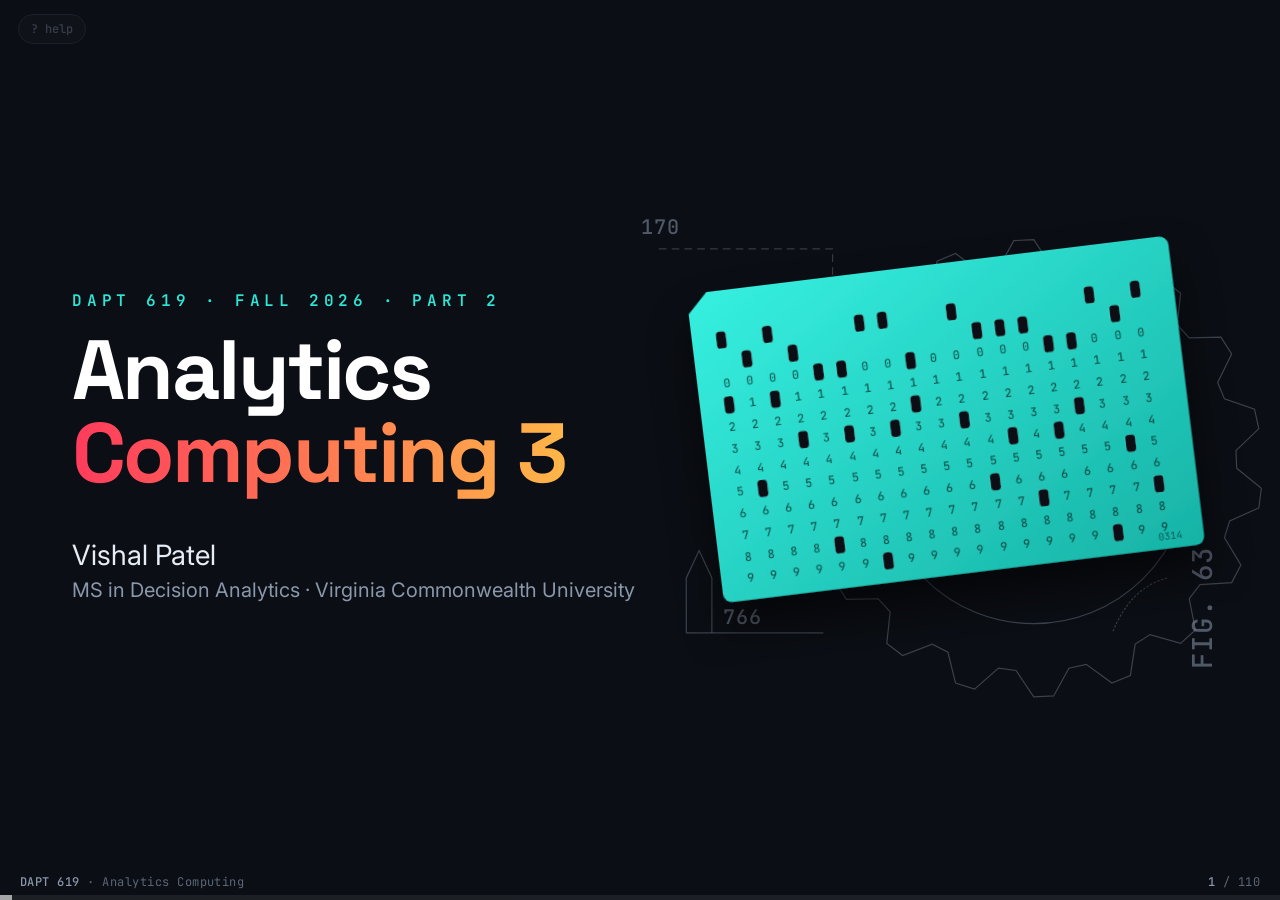
<file: slides/html/part-2/index.html>
<!doctype html>
<html lang="en">
<head>
<meta charset="utf-8">
<meta name="viewport" content="width=device-width, initial-scale=1">
<title>DAPT 619 · Analytics Computing · Part 2</title>
<link rel="preconnect" href="https://fonts.googleapis.com">
<link rel="preconnect" href="https://fonts.gstatic.com" crossorigin>
<link href="https://fonts.googleapis.com/css2?family=Inter:wght@400;500;600;700&family=JetBrains+Mono:wght@400;500;700&family=Space+Grotesk:wght@500;700&display=swap" rel="stylesheet">
<link rel="stylesheet" href="deck.css">
<style>
  body.blackout #stage { visibility: hidden; }
  /* ── Part 2 additions ── */
  pre.src { color: var(--text); }
  pre.src .kw { color: var(--violet); }
  pre.src .f { color: var(--blue); }
  pre.src .s, pre .s { color: var(--amber); }
  pre.src .n { color: #ff8a5b; }
  pre.src .c { color: var(--dim); font-style: italic; }
  pre.src .dec { color: var(--cyan); }
  pre .kw { color: var(--violet); }
  .fname { font: 500 14px var(--font-mono); color: var(--muted); letter-spacing: .04em; }
  .badge { display: inline-flex; align-items: center; justify-content: center; width: 26px; height: 26px; border-radius: 50%; background: var(--amber); color: #111; font: 700 14px var(--font-head); vertical-align: middle; }
  table.spec { border-collapse: collapse; font: 500 20px var(--font-mono); align-self: flex-start; }
  table.spec th { font: 600 13px var(--font-mono); letter-spacing: .1em; text-transform: uppercase; color: var(--muted); text-align: right; padding: 6px 22px; border-bottom: 1px solid var(--line); }
  table.spec td { text-align: right; padding: 7px 22px; border-bottom: 1px solid rgba(255,255,255,.05); }
  table.spec.wide { font: 400 17px var(--font-body); width: 100%; }
  table.spec.wide th:first-child, table.spec.wide td:first-child { text-align: left; }
  table.spec tr.hl td { color: var(--amber); font-weight: 600; background: rgba(255,182,72,.07); }
  .mockui { background: #fff; color: #1f2937; border-radius: 14px; padding: 20px 22px; box-shadow: 0 20px 50px rgba(0,0,0,.5); font-family: var(--font-body); }
  .mockui .mlabel { font-size: 13px; color: #6b7280; margin: 4px 0 6px; }
  .mockui .mfield { border: 1px solid #e5e7eb; border-radius: 8px; padding: 10px 12px; font-size: 17px; min-height: 22px; }
  .mockui .mbtn { flex: 1; text-align: center; background: #f3f4f6; border-radius: 8px; padding: 9px; font-size: 15px; font-weight: 600; }
  .mockui .mbtn.primary { background: #f97316; color: #fff; }
  .ibox { border: 1.5px solid rgba(230,237,246,.38); background: #232c3d; box-shadow: 0 4px 14px rgba(0,0,0,.35); border-radius: 12px; padding: 16px 20px; font: 600 17px var(--font-head); text-align: center; color: var(--text); }
  .ibox.sm { padding: 10px 12px; font-size: 15px; line-height: 1.3; }
  .tl { display: flex; gap: 14px; align-items: center; font-size: 18px; line-height: 1.4; }
  .tl .chip { flex: none; width: 108px; justify-content: center; }
  .comic-panel { width: 300px; height: 300px; border-radius: 14px; overflow: hidden; box-shadow: 0 14px 40px rgba(0,0,0,.45); }
  .comic-panel svg text { font-family: "Comic Neue", "Comic Sans MS", "Segoe Print", system-ui, sans-serif; }
  .jump { position: absolute; right: 64px; bottom: 34px; z-index: 5; font: 600 13px var(--font-mono); letter-spacing: .06em; color: var(--amber); border: 1px solid rgba(255,182,72,.45); background: rgba(255,182,72,.08); padding: 7px 14px; border-radius: 999px; text-decoration: none; }
  .jump:hover { background: rgba(255,182,72,.2); }
  .jump.back { color: var(--cyan); border-color: rgba(46,230,214,.45); background: rgba(46,230,214,.08); }
  .teaser { font: 400 26px var(--font-body); color: var(--muted); margin: 18px 0 0; max-width: 820px; }
  .teaser code.plain { color: var(--amber); }
  table.names { border-collapse: separate; border-spacing: 0 10px; font-size: 24px; }
  table.names td { padding: 10px 22px; background: var(--panel); border-top: 1px solid var(--line); border-bottom: 1px solid var(--line); }
  table.names td:first-child { border-left: 1px solid var(--line); border-radius: 10px 0 0 10px; color: var(--text); }
  table.names td:last-child { border-right: 1px solid var(--line); border-radius: 0 10px 10px 0; font-size: 18px; min-width: 360px; }
  table.names .v.bad { color: var(--red); } table.names .v.good { color: var(--green); } table.names .v.ok { color: var(--amber); }
  .icard { width: 300px; display: flex; flex-direction: column; gap: 8px; padding: 22px 24px; }
  .icard svg { width: 40px; height: 40px; color: var(--blue); }
  .icard b { font: 600 21px var(--font-head); }
  .icard span { color: var(--muted); font-size: 16px; line-height: 1.5; }
  .vcol { display: flex; flex-direction: column; gap: 6px; padding: 10px; border-radius: 12px; border: 1px dashed var(--line); }
  .vcol .vcell { width: 150px; padding: 8px 0; text-align: center; font: 500 18px var(--font-mono); background: var(--panel-2); border-radius: 6px; color: var(--muted); }
  .vcol { position: relative; width: fit-content; align-self: center; }
  .vscan { position: absolute; left: 8px; right: 8px; top: 8px; height: 40px; border-radius: 8px; border: 2px solid var(--red); background: rgba(255,59,92,.15); animation: vloop 3s steps(1) infinite; pointer-events: none; }
  @keyframes vloop { 0%,100% { transform: translateY(0); } 20% { transform: translateY(46px); } 40% { transform: translateY(92px); } 60% { transform: translateY(138px); } 80% { transform: translateY(184px); } }
  .vcol.all { border-color: var(--green); box-shadow: 0 0 30px rgba(74,222,128,.18); }
  .vcol.all .vcell { background: rgba(74,222,128,.14); color: var(--text); }
  /* roadmap breadcrumb + quiz progress (built by deck.js) */
  #roadmap { position: fixed; top: 14px; left: 50%; transform: translateX(-50%); z-index: 20; display: none; gap: 6px; align-items: center; font: 500 11px var(--font-mono); letter-spacing: .08em; text-transform: uppercase; pointer-events: none; }
  #roadmap.show { display: flex; }
  #roadmap .stop { display: flex; align-items: center; gap: 6px; padding: 4px 10px 4px 7px; border-radius: 999px; color: var(--dim); border: 1px solid transparent; }
  #roadmap .stop svg { width: 15px; height: 15px; }
  #roadmap .stop.done { color: var(--muted); }
  #roadmap .stop.done::after { content: "✓"; color: var(--green); margin-left: 2px; }
  #roadmap .stop.now { color: var(--text); border-color: rgba(255,182,72,.5); background: rgba(255,182,72,.1); }
  #roadmap .stop.now svg { color: var(--amber); }
  #roadmap .sep { color: var(--line); }
  #roadmap .sess { color: var(--dim); margin-right: 6px; }
  .slide.q::after { content: "?"; position: absolute; right: 70px; bottom: -40px; font: 700 380px var(--font-head); color: rgba(255,182,72,.05); pointer-events: none; }
  .qprog { position: absolute; left: 110px; top: 70px; display: flex; gap: 8px; align-items: center; font: 600 12px var(--font-mono); letter-spacing: .14em; text-transform: uppercase; color: var(--amber); }
  .qprog i { width: 22px; height: 6px; border-radius: 3px; background: var(--line); display: inline-block; }
  .qprog i.on { background: var(--amber); }
  .rung { display: flex; gap: 16px; align-items: center; padding: 14px 18px; border: 1px solid var(--line); border-radius: 12px; background: var(--panel); font-size: 17px; line-height: 1.4; }
  .rung .chip { flex: none; width: 172px; justify-content: center; white-space: nowrap; letter-spacing: .08em; }
  .hwrow { display: grid; grid-template-columns: 62px 200px 1fr auto; gap: 14px; align-items: center; padding: 9px 14px; border: 1px solid var(--line); border-radius: 10px; background: var(--panel); font-size: 16px; }
  .hwrow .pts { font: 700 20px var(--font-head); color: var(--amber); text-align: center; }
  .hwrow b { font: 600 17px var(--font-head); }
  .hwrow > span:nth-child(3) { color: var(--muted); white-space: nowrap; }
  .hwrow .tag { font: 600 11px var(--font-mono); letter-spacing: .08em; text-transform: uppercase; color: var(--cyan); }
  pre .callout { color: #111; background: var(--amber); border-radius: 5px; padding: 1px 8px; font: 600 12.5px var(--font-body); }
  .think { display: inline-flex; align-items: center; justify-content: center; width: 30px; height: 30px; border-radius: 50%; background: rgba(255,182,72,.12); border: 1px solid rgba(255,182,72,.5); color: var(--amber); vertical-align: -7px; margin-right: 8px; }
  .think svg { width: 19px; height: 19px; }
  .diagram .avatar { position: absolute; width: 62px; height: 62px; }
  .yt-link { display: inline-block; vertical-align: -6px; margin-left: 8px; }
  .yt-link:hover svg rect { fill: #cc0000; }
  .kin { color: var(--cyan); } .kout { color: var(--green); } .none { color: var(--dim); font-style: italic; }
  .ibox.kin { border-color: rgba(46,230,214,.5); } .ibox.kout { border-color: rgba(74,222,128,.5); color: var(--text); }
  table.envtbl { border-collapse: collapse; font-size: 15px; }
  table.envtbl th { font: 600 17px var(--font-head); color: var(--cyan); text-align: left; padding: 8px 14px; border-bottom: 1px solid var(--line); }
  table.envtbl td { padding: 10px 14px; border-bottom: 1px solid rgba(255,255,255,.06); vertical-align: top; line-height: 1.5; }
  table.envtbl td.k { font: 600 13px var(--font-mono); letter-spacing: .1em; text-transform: uppercase; color: var(--amber); white-space: nowrap; }
  table.envtbl code { font-size: 13.5px; }
  table.envtbl tr.when td { color: var(--muted); font: 600 12px var(--font-mono); letter-spacing: .1em; text-transform: uppercase; border: 0; }
  .envcard { width: 360px; gap: 10px; font-size: 16px; line-height: 1.45; }
  .envcard b { font: 600 22px var(--font-head); color: var(--text); }
  .envcard .lab { display: block; font: 600 11px var(--font-mono); letter-spacing: .12em; text-transform: uppercase; color: var(--amber); }
  pre .hl-block { background: rgba(255,182,72,.14); box-shadow: 0 0 0 3px rgba(255,182,72,.14); border-radius: 3px; }
</style>
</head>
<body>
<div id="bg"></div>
<svg width="0" height="0" style="position:absolute">
  <defs>
    <marker id="arr" viewBox="0 0 10 10" refX="9" refY="5" markerWidth="7" markerHeight="7" orient="auto-start-reverse"><path d="M0 0L10 5L0 10z" fill="context-stroke"/></marker>
    <marker id="arr-m" viewBox="0 0 10 10" refX="9" refY="5" markerWidth="7" markerHeight="7" orient="auto-start-reverse"><path d="M0 0L10 5L0 10z" fill="#8b97ab"/></marker>
    <marker id="arr-c" viewBox="0 0 10 10" refX="9" refY="5" markerWidth="7" markerHeight="7" orient="auto-start-reverse"><path d="M0 0L10 5L0 10z" fill="#2ee6d6"/></marker>
    <marker id="arr-r" viewBox="0 0 10 10" refX="9" refY="5" markerWidth="7" markerHeight="7" orient="auto-start-reverse"><path d="M0 0L10 5L0 10z" fill="#ff3b5c"/></marker>
    <marker id="arr-a" viewBox="0 0 10 10" refX="9" refY="5" markerWidth="7" markerHeight="7" orient="auto-start-reverse"><path d="M0 0L10 5L0 10z" fill="#ffb648"/></marker>
    <marker id="arr-g" viewBox="0 0 10 10" refX="9" refY="5" markerWidth="7" markerHeight="7" orient="auto-start-reverse"><path d="M0 0L10 5L0 10z" fill="#4ade80"/></marker>
    <symbol id="i-term" viewBox="0 0 24 24"><path d="M4 17l6-5-6-5"/><path d="M12 19h8"/></symbol>
    <symbol id="i-git" viewBox="0 0 24 24"><circle cx="6" cy="4" r="2.5"/><circle cx="18" cy="8" r="2.5"/><circle cx="6" cy="20" r="2.5"/><path d="M6 6.5v11M18 10.5a6 6 0 0 1-6 6h-2"/></symbol>
    <symbol id="i-box" viewBox="0 0 24 24"><path d="M21 8l-9-5-9 5v8l9 5 9-5z"/><path d="M3 8l9 5 9-5M12 13v9"/></symbol>
    <symbol id="i-flask" viewBox="0 0 24 24"><path d="M9 3v6L4 19a2 2 0 0 0 2 3h12a2 2 0 0 0 2-3L15 9V3"/><path d="M8 3h8M7 15h10"/></symbol>
    <symbol id="i-tree" viewBox="0 0 24 24"><path d="M3 5h6l2 2h10v12H3z"/><path d="M7 13h4M7 16h8"/></symbol>
    <symbol id="i-quiz" viewBox="0 0 24 24"><circle cx="12" cy="12" r="10"/><path d="M9.5 9a2.5 2.5 0 1 1 3.5 2.3c-.7.4-1 1-1 1.7"/><path d="M12 17h.01"/></symbol>
    <symbol id="i-doc" viewBox="0 0 24 24"><path d="M14 3H6a2 2 0 0 0-2 2v14a2 2 0 0 0 2 2h12a2 2 0 0 0 2-2V9z"/><path d="M14 3v6h6"/><path d="M8 13h8M8 17h8"/></symbol>
    <symbol id="i-user" viewBox="0 0 24 24"><circle cx="12" cy="8" r="4"/><path d="M4 21a8 8 0 0 1 16 0"/></symbol>
    <symbol id="i-play" viewBox="0 0 24 24"><circle cx="12" cy="12" r="10"/><path d="M10 8l6 4-6 4z"/></symbol>
    <symbol id="i-link" viewBox="0 0 24 24"><path d="M10 13a5 5 0 0 0 7 0l3-3a5 5 0 0 0-7-7l-1 1"/><path d="M14 11a5 5 0 0 0-7 0l-3 3a5 5 0 0 0 7 7l1-1"/></symbol>
    <symbol id="i-swords" viewBox="0 0 100 100"><g stroke-width="5" stroke-linecap="round" stroke-linejoin="round">
      <path d="M32 68 L84 16 L90 10 L84 22 Z" fill="currentColor" stroke-width="2"/><line x1="32" y1="68" x2="84" y2="16" stroke-width="7"/>
      <line x1="22" y1="60" x2="40" y2="78"/><line x1="31" y1="69" x2="16" y2="84"/><circle cx="14" cy="86" r="4.5" fill="currentColor"/>
      <path d="M68 68 L16 16 L10 10 L16 22 Z" fill="currentColor" stroke-width="2"/><line x1="68" y1="68" x2="16" y2="16" stroke-width="7"/>
      <line x1="78" y1="60" x2="60" y2="78"/><line x1="69" y1="69" x2="84" y2="84"/><circle cx="86" cy="86" r="4.5" fill="currentColor"/>
    </g></symbol>
    <symbol id="i-app" viewBox="0 0 24 24"><rect x="3" y="4" width="18" height="16" rx="2"/><path d="M3 9h18M7 13h5M7 16h8"/></symbol>
    <symbol id="i-bolt" viewBox="0 0 24 24"><path d="M13 2L4 14h7l-1 8 9-12h-7z"/></symbol>
    <symbol id="i-think" viewBox="0 0 24 24"><path d="M9 18h6M10 21h4"/><path d="M12 3a6 6 0 0 0-3.6 10.8c.7.6 1.1 1.3 1.1 2.2h5c0-.9.4-1.6 1.1-2.2A6 6 0 0 0 12 3z"/><path d="M12 7.5a2.5 2.5 0 0 0-2.5 2.5"/></symbol>
    <symbol id="i-cpu" viewBox="0 0 24 24"><rect x="6" y="6" width="12" height="12" rx="2"/><rect x="9.5" y="9.5" width="5" height="5"/><path d="M9 2v4M15 2v4M9 18v4M15 18v4M2 9h4M2 15h4M18 9h4M18 15h4"/></symbol>
    <symbol id="i-funnel" viewBox="0 0 24 24"><path d="M3 4h18l-7 8v6l-4 2v-8z"/></symbol>
    <symbol id="i-db" viewBox="0 0 24 24"><ellipse cx="12" cy="5" rx="8" ry="3"/><path d="M4 5v14c0 1.7 3.6 3 8 3s8-1.3 8-3V5"/><path d="M4 12c0 1.7 3.6 3 8 3s8-1.3 8-3"/></symbol>
    <symbol id="i-puzzle" viewBox="0 0 24 24"><path d="M10 3h4v3a2 2 0 1 0 4 0V3h3v7h-3a2 2 0 1 0 0 4h3v7h-7v-3a2 2 0 1 0-4 0v3H3v-7h3a2 2 0 1 0 0-4H3V3h7z"/></symbol>
    <symbol id="i-shield" viewBox="0 0 24 24"><path d="M12 2l8 3v6c0 5-3.4 9.4-8 11-4.6-1.6-8-6-8-11V5z"/><path d="M8.5 12l2.5 2.5 4.5-5"/></symbol>
    <symbol id="i-brain" viewBox="0 0 24 24"><rect x="3" y="3" width="18" height="18" rx="2"/><path d="M3 9h18M3 15h18M9 3v18M15 3v18"/><circle cx="18" cy="18" r="3.2" fill="currentColor" stroke="none"/></symbol>
  </defs>
</svg>

<div id="stage"><div id="deck">

<!-- ═══════════════════════════ 1 · Title ═══════════════════════════ -->
<section class="slide title-slide" data-title="DAPT 619 · Analytics Computing">
  <div class="course">DAPT 619 · Fall 2026 · Part 2</div>
  <h1>Analytics<br><span class="grad">Computing 3</span></h1>
  <div class="who">Vishal Patel</div>
  <div class="when">MS in Decision Analytics · Virginia Commonwealth University</div>
  <svg class="hero" viewBox="0 0 700 560" aria-hidden="true">
    <defs>
      <linearGradient id="cardfill" x1="0" y1="0" x2="1" y2="1"><stop offset="0" stop-color="#36f0e0"/><stop offset="1" stop-color="#17b3a6"/></linearGradient>
      <filter id="cardshadow" x="-20%" y="-20%" width="140%" height="140%"><feDropShadow dx="0" dy="28" stdDeviation="22" flood-color="#000" flood-opacity=".55"/></filter>
    </defs>
    <g class="ink">
      <path pathLength="1" d="M692.0,300.0 L719.0,321.8 L716.2,343.4 L684.4,357.5 L678.6,375.9 L696.6,405.7 L686.5,425.0 L651.9,427.3 L640.1,442.7 L646.8,476.8 L630.7,491.5 L597.3,481.9 L581.0,492.3 L575.7,526.6 L555.5,534.9 L527.5,514.4 L508.5,518.6 L491.8,549.0 L470.0,550.0 L450.7,521.2 L431.5,518.6 L405.3,541.5 L384.5,534.9 L376.2,501.2 L359.0,492.3 L326.6,504.8 L309.3,491.5 L313.0,457.0 L299.9,442.7 L265.2,443.4 L253.5,425.0 L268.8,393.8 L261.4,375.9 L228.5,364.7 L223.8,343.4 L248.8,319.3 L248.0,300.0 L221.0,278.2 L223.8,256.6 L255.6,242.5 L261.4,224.1 L243.4,194.3 L253.5,175.0 L288.1,172.7 L299.9,157.3 L293.2,123.2 L309.3,108.5 L342.7,118.1 L359.0,107.7 L364.3,73.4 L384.5,65.1 L412.5,85.6 L431.5,81.4 L448.2,51.0 L470.0,50.0 L489.3,78.8 L508.5,81.4 L534.7,58.5 L555.5,65.1 L563.8,98.8 L581.0,107.7 L613.4,95.2 L630.7,108.5 L627.0,143.0 L640.1,157.3 L674.8,156.6 L686.5,175.0 L671.2,206.2 L678.6,224.1 L711.5,235.3 L716.2,256.6 L691.2,280.7 Z"/>
      <circle pathLength="1" cx="470" cy="300" r="170"/>
      <circle pathLength="1" cx="470" cy="300" r="52"/>
      <circle pathLength="1" cx="470" cy="300" r="22"/>
      <path pathLength="1" d="M60 60 H250 V150" class="dash"/>
      <path pathLength="1" d="M250 150 l-8 -16 h16 z"/>
      <path pathLength="1" d="M616 420 q-40 10 -60 60" class="dash"/>
      <path pathLength="1" d="M90 480 h150" />
      <path pathLength="1" d="M90 480 v-60 l14 -30 l14 30 v60" />
    </g>
    <g class="ink-lbl">
      <text x="40" y="44">170</text>
      <text x="262" y="128">764</text>
      <text x="130" y="470">766</text>
      <text x="665" y="520" transform="rotate(-90 665 520)">FIG. 63</text>
    </g>
    <g class="card" transform="translate(90 110) rotate(-7 260 170)">
      <path class="paper" d="M22 0 H520 a10 10 0 0 1 10 10 V330 a10 10 0 0 1 -10 10 H10 a10 10 0 0 1 -10 -10 V22 Z"/>
      <g class="interp"><text data-col="0" x="32.0" y="28">A</text><text data-col="1" x="57.3" y="28">N</text><text data-col="2" x="82.7" y="28">A</text><text data-col="3" x="108.0" y="28">L</text><text data-col="4" x="133.3" y="28">Y</text><text data-col="5" x="158.7" y="28">T</text><text data-col="6" x="184.0" y="28">I</text><text data-col="7" x="209.3" y="28">C</text><text data-col="8" x="234.7" y="28">S</text><text data-col="9" x="260.0" y="28"> </text><text data-col="10" x="285.3" y="28">C</text><text data-col="11" x="310.7" y="28">O</text><text data-col="12" x="336.0" y="28">M</text><text data-col="13" x="361.3" y="28">P</text><text data-col="14" x="386.7" y="28">U</text><text data-col="15" x="412.0" y="28">T</text><text data-col="16" x="437.3" y="28">I</text><text data-col="17" x="462.7" y="28">N</text><text data-col="18" x="488.0" y="28">G</text></g>
      <g class="digits"><text data-col="0" x="32.0" y="106.6">0</text><text data-col="0" x="32.0" y="154.3">2</text><text data-col="0" x="32.0" y="178.1">3</text><text data-col="0" x="32.0" y="201.9">4</text><text data-col="0" x="32.0" y="225.7">5</text><text data-col="0" x="32.0" y="249.5">6</text><text data-col="0" x="32.0" y="273.4">7</text><text data-col="0" x="32.0" y="297.2">8</text><text data-col="0" x="32.0" y="321.0">9</text><text data-col="1" x="57.3" y="106.6">0</text><text data-col="1" x="57.3" y="130.5">1</text><text data-col="1" x="57.3" y="154.3">2</text><text data-col="1" x="57.3" y="178.1">3</text><text data-col="1" x="57.3" y="201.9">4</text><text data-col="1" x="57.3" y="249.5">6</text><text data-col="1" x="57.3" y="273.4">7</text><text data-col="1" x="57.3" y="297.2">8</text><text data-col="1" x="57.3" y="321.0">9</text><text data-col="2" x="82.7" y="106.6">0</text><text data-col="2" x="82.7" y="154.3">2</text><text data-col="2" x="82.7" y="178.1">3</text><text data-col="2" x="82.7" y="201.9">4</text><text data-col="2" x="82.7" y="225.7">5</text><text data-col="2" x="82.7" y="249.5">6</text><text data-col="2" x="82.7" y="273.4">7</text><text data-col="2" x="82.7" y="297.2">8</text><text data-col="2" x="82.7" y="321.0">9</text><text data-col="3" x="108.0" y="106.6">0</text><text data-col="3" x="108.0" y="130.5">1</text><text data-col="3" x="108.0" y="154.3">2</text><text data-col="3" x="108.0" y="201.9">4</text><text data-col="3" x="108.0" y="225.7">5</text><text data-col="3" x="108.0" y="249.5">6</text><text data-col="3" x="108.0" y="273.4">7</text><text data-col="3" x="108.0" y="297.2">8</text><text data-col="3" x="108.0" y="321.0">9</text><text data-col="4" x="133.3" y="130.5">1</text><text data-col="4" x="133.3" y="154.3">2</text><text data-col="4" x="133.3" y="178.1">3</text><text data-col="4" x="133.3" y="201.9">4</text><text data-col="4" x="133.3" y="225.7">5</text><text data-col="4" x="133.3" y="249.5">6</text><text data-col="4" x="133.3" y="273.4">7</text><text data-col="4" x="133.3" y="321.0">9</text><text data-col="5" x="158.7" y="130.5">1</text><text data-col="5" x="158.7" y="154.3">2</text><text data-col="5" x="158.7" y="201.9">4</text><text data-col="5" x="158.7" y="225.7">5</text><text data-col="5" x="158.7" y="249.5">6</text><text data-col="5" x="158.7" y="273.4">7</text><text data-col="5" x="158.7" y="297.2">8</text><text data-col="5" x="158.7" y="321.0">9</text><text data-col="6" x="184.0" y="106.6">0</text><text data-col="6" x="184.0" y="130.5">1</text><text data-col="6" x="184.0" y="154.3">2</text><text data-col="6" x="184.0" y="178.1">3</text><text data-col="6" x="184.0" y="201.9">4</text><text data-col="6" x="184.0" y="225.7">5</text><text data-col="6" x="184.0" y="249.5">6</text><text data-col="6" x="184.0" y="273.4">7</text><text data-col="6" x="184.0" y="297.2">8</text><text data-col="7" x="209.3" y="106.6">0</text><text data-col="7" x="209.3" y="130.5">1</text><text data-col="7" x="209.3" y="154.3">2</text><text data-col="7" x="209.3" y="201.9">4</text><text data-col="7" x="209.3" y="225.7">5</text><text data-col="7" x="209.3" y="249.5">6</text><text data-col="7" x="209.3" y="273.4">7</text><text data-col="7" x="209.3" y="297.2">8</text><text data-col="7" x="209.3" y="321.0">9</text><text data-col="8" x="234.7" y="130.5">1</text><text data-col="8" x="234.7" y="178.1">3</text><text data-col="8" x="234.7" y="201.9">4</text><text data-col="8" x="234.7" y="225.7">5</text><text data-col="8" x="234.7" y="249.5">6</text><text data-col="8" x="234.7" y="273.4">7</text><text data-col="8" x="234.7" y="297.2">8</text><text data-col="8" x="234.7" y="321.0">9</text><text data-col="9" x="260.0" y="106.6">0</text><text data-col="9" x="260.0" y="130.5">1</text><text data-col="9" x="260.0" y="154.3">2</text><text data-col="9" x="260.0" y="178.1">3</text><text data-col="9" x="260.0" y="201.9">4</text><text data-col="9" x="260.0" y="225.7">5</text><text data-col="9" x="260.0" y="249.5">6</text><text data-col="9" x="260.0" y="273.4">7</text><text data-col="9" x="260.0" y="297.2">8</text><text data-col="9" x="260.0" y="321.0">9</text><text data-col="10" x="285.3" y="106.6">0</text><text data-col="10" x="285.3" y="130.5">1</text><text data-col="10" x="285.3" y="154.3">2</text><text data-col="10" x="285.3" y="201.9">4</text><text data-col="10" x="285.3" y="225.7">5</text><text data-col="10" x="285.3" y="249.5">6</text><text data-col="10" x="285.3" y="273.4">7</text><text data-col="10" x="285.3" y="297.2">8</text><text data-col="10" x="285.3" y="321.0">9</text><text data-col="11" x="310.7" y="106.6">0</text><text data-col="11" x="310.7" y="130.5">1</text><text data-col="11" x="310.7" y="154.3">2</text><text data-col="11" x="310.7" y="178.1">3</text><text data-col="11" x="310.7" y="201.9">4</text><text data-col="11" x="310.7" y="225.7">5</text><text data-col="11" x="310.7" y="273.4">7</text><text data-col="11" x="310.7" y="297.2">8</text><text data-col="11" x="310.7" y="321.0">9</text><text data-col="12" x="336.0" y="106.6">0</text><text data-col="12" x="336.0" y="130.5">1</text><text data-col="12" x="336.0" y="154.3">2</text><text data-col="12" x="336.0" y="178.1">3</text><text data-col="12" x="336.0" y="225.7">5</text><text data-col="12" x="336.0" y="249.5">6</text><text data-col="12" x="336.0" y="273.4">7</text><text data-col="12" x="336.0" y="297.2">8</text><text data-col="12" x="336.0" y="321.0">9</text><text data-col="13" x="361.3" y="106.6">0</text><text data-col="13" x="361.3" y="130.5">1</text><text data-col="13" x="361.3" y="154.3">2</text><text data-col="13" x="361.3" y="178.1">3</text><text data-col="13" x="361.3" y="201.9">4</text><text data-col="13" x="361.3" y="225.7">5</text><text data-col="13" x="361.3" y="249.5">6</text><text data-col="13" x="361.3" y="297.2">8</text><text data-col="13" x="361.3" y="321.0">9</text><text data-col="14" x="386.7" y="130.5">1</text><text data-col="14" x="386.7" y="154.3">2</text><text data-col="14" x="386.7" y="178.1">3</text><text data-col="14" x="386.7" y="225.7">5</text><text data-col="14" x="386.7" y="249.5">6</text><text data-col="14" x="386.7" y="273.4">7</text><text data-col="14" x="386.7" y="297.2">8</text><text data-col="14" x="386.7" y="321.0">9</text><text data-col="15" x="412.0" y="130.5">1</text><text data-col="15" x="412.0" y="154.3">2</text><text data-col="15" x="412.0" y="201.9">4</text><text data-col="15" x="412.0" y="225.7">5</text><text data-col="15" x="412.0" y="249.5">6</text><text data-col="15" x="412.0" y="273.4">7</text><text data-col="15" x="412.0" y="297.2">8</text><text data-col="15" x="412.0" y="321.0">9</text><text data-col="16" x="437.3" y="106.6">0</text><text data-col="16" x="437.3" y="130.5">1</text><text data-col="16" x="437.3" y="154.3">2</text><text data-col="16" x="437.3" y="178.1">3</text><text data-col="16" x="437.3" y="201.9">4</text><text data-col="16" x="437.3" y="225.7">5</text><text data-col="16" x="437.3" y="249.5">6</text><text data-col="16" x="437.3" y="273.4">7</text><text data-col="16" x="437.3" y="297.2">8</text><text data-col="17" x="462.7" y="106.6">0</text><text data-col="17" x="462.7" y="130.5">1</text><text data-col="17" x="462.7" y="154.3">2</text><text data-col="17" x="462.7" y="178.1">3</text><text data-col="17" x="462.7" y="201.9">4</text><text data-col="17" x="462.7" y="249.5">6</text><text data-col="17" x="462.7" y="273.4">7</text><text data-col="17" x="462.7" y="297.2">8</text><text data-col="17" x="462.7" y="321.0">9</text><text data-col="18" x="488.0" y="106.6">0</text><text data-col="18" x="488.0" y="130.5">1</text><text data-col="18" x="488.0" y="154.3">2</text><text data-col="18" x="488.0" y="178.1">3</text><text data-col="18" x="488.0" y="201.9">4</text><text data-col="18" x="488.0" y="225.7">5</text><text data-col="18" x="488.0" y="249.5">6</text><text data-col="18" x="488.0" y="297.2">8</text><text data-col="18" x="488.0" y="321.0">9</text></g>
      <g class="rowlbl"><text x="13" y="58.0">12</text><text x="13" y="81.8">11</text><text x="13" y="105.6">0</text><text x="13" y="129.5">1</text><text x="13" y="153.3">2</text><text x="13" y="177.1">3</text><text x="13" y="200.9">4</text><text x="13" y="224.7">5</text><text x="13" y="248.5">6</text><text x="13" y="272.4">7</text><text x="13" y="296.2">8</text><text x="13" y="320.0">9</text></g>
      <g class="holes"><rect class="hole" data-col="0" x="26.5" y="44.5" width="11" height="19" rx="4" style="--d:1.10s"/><rect class="hole" data-col="0" x="26.5" y="116.0" width="11" height="19" rx="4" style="--d:1.13s"/><rect class="hole" data-col="1" x="51.8" y="68.3" width="11" height="19" rx="4" style="--d:1.19s"/><rect class="hole" data-col="1" x="51.8" y="211.2" width="11" height="19" rx="4" style="--d:1.25s"/><rect class="hole" data-col="2" x="77.2" y="44.5" width="11" height="19" rx="4" style="--d:1.25s"/><rect class="hole" data-col="2" x="77.2" y="116.0" width="11" height="19" rx="4" style="--d:1.28s"/><rect class="hole" data-col="3" x="102.5" y="68.3" width="11" height="19" rx="4" style="--d:1.34s"/><rect class="hole" data-col="3" x="102.5" y="163.6" width="11" height="19" rx="4" style="--d:1.38s"/><rect class="hole" data-col="4" x="127.8" y="92.1" width="11" height="19" rx="4" style="--d:1.42s"/><rect class="hole" data-col="4" x="127.8" y="282.7" width="11" height="19" rx="4" style="--d:1.50s"/><rect class="hole" data-col="5" x="153.2" y="92.1" width="11" height="19" rx="4" style="--d:1.50s"/><rect class="hole" data-col="5" x="153.2" y="163.6" width="11" height="19" rx="4" style="--d:1.53s"/><rect class="hole" data-col="6" x="178.5" y="44.5" width="11" height="19" rx="4" style="--d:1.55s"/><rect class="hole" data-col="6" x="178.5" y="306.5" width="11" height="19" rx="4" style="--d:1.66s"/><rect class="hole" data-col="7" x="203.8" y="44.5" width="11" height="19" rx="4" style="--d:1.62s"/><rect class="hole" data-col="7" x="203.8" y="163.6" width="11" height="19" rx="4" style="--d:1.68s"/><rect class="hole" data-col="8" x="229.2" y="92.1" width="11" height="19" rx="4" style="--d:1.72s"/><rect class="hole" data-col="8" x="229.2" y="139.8" width="11" height="19" rx="4" style="--d:1.74s"/><rect class="hole" data-col="10" x="279.8" y="44.5" width="11" height="19" rx="4" style="--d:1.85s"/><rect class="hole" data-col="10" x="279.8" y="163.6" width="11" height="19" rx="4" style="--d:1.90s"/><rect class="hole" data-col="11" x="305.2" y="68.3" width="11" height="19" rx="4" style="--d:1.94s"/><rect class="hole" data-col="11" x="305.2" y="235.0" width="11" height="19" rx="4" style="--d:2.00s"/><rect class="hole" data-col="12" x="330.5" y="68.3" width="11" height="19" rx="4" style="--d:2.01s"/><rect class="hole" data-col="12" x="330.5" y="187.4" width="11" height="19" rx="4" style="--d:2.06s"/><rect class="hole" data-col="13" x="355.8" y="68.3" width="11" height="19" rx="4" style="--d:2.08s"/><rect class="hole" data-col="13" x="355.8" y="258.9" width="11" height="19" rx="4" style="--d:2.17s"/><rect class="hole" data-col="14" x="381.2" y="92.1" width="11" height="19" rx="4" style="--d:2.17s"/><rect class="hole" data-col="14" x="381.2" y="187.4" width="11" height="19" rx="4" style="--d:2.21s"/><rect class="hole" data-col="15" x="406.5" y="92.1" width="11" height="19" rx="4" style="--d:2.25s"/><rect class="hole" data-col="15" x="406.5" y="163.6" width="11" height="19" rx="4" style="--d:2.27s"/><rect class="hole" data-col="16" x="431.8" y="44.5" width="11" height="19" rx="4" style="--d:2.30s"/><rect class="hole" data-col="16" x="431.8" y="306.5" width="11" height="19" rx="4" style="--d:2.41s"/><rect class="hole" data-col="17" x="457.2" y="68.3" width="11" height="19" rx="4" style="--d:2.38s"/><rect class="hole" data-col="17" x="457.2" y="211.2" width="11" height="19" rx="4" style="--d:2.44s"/><rect class="hole" data-col="18" x="482.5" y="44.5" width="11" height="19" rx="4" style="--d:2.45s"/><rect class="hole" data-col="18" x="482.5" y="258.9" width="11" height="19" rx="4" style="--d:2.54s"/></g>
      <text class="serial" x="506" y="330">0314</text>
      <g class="hits"><rect class="colhit" data-col="0" data-ch="A" data-code="12 + 1" x="19.3" y="34.1" width="25.3" height="293.8"/><rect class="colhit" data-col="1" data-ch="N" data-code="11 + 5" x="44.7" y="34.1" width="25.3" height="293.8"/><rect class="colhit" data-col="2" data-ch="A" data-code="12 + 1" x="70.0" y="34.1" width="25.3" height="293.8"/><rect class="colhit" data-col="3" data-ch="L" data-code="11 + 3" x="95.3" y="34.1" width="25.3" height="293.8"/><rect class="colhit" data-col="4" data-ch="Y" data-code="0 + 8" x="120.7" y="34.1" width="25.3" height="293.8"/><rect class="colhit" data-col="5" data-ch="T" data-code="0 + 3" x="146.0" y="34.1" width="25.3" height="293.8"/><rect class="colhit" data-col="6" data-ch="I" data-code="12 + 9" x="171.3" y="34.1" width="25.3" height="293.8"/><rect class="colhit" data-col="7" data-ch="C" data-code="12 + 3" x="196.7" y="34.1" width="25.3" height="293.8"/><rect class="colhit" data-col="8" data-ch="S" data-code="0 + 2" x="222.0" y="34.1" width="25.3" height="293.8"/><rect class="colhit" data-col="9" data-ch=" " data-code="" x="247.3" y="34.1" width="25.3" height="293.8"/><rect class="colhit" data-col="10" data-ch="C" data-code="12 + 3" x="272.7" y="34.1" width="25.3" height="293.8"/><rect class="colhit" data-col="11" data-ch="O" data-code="11 + 6" x="298.0" y="34.1" width="25.3" height="293.8"/><rect class="colhit" data-col="12" data-ch="M" data-code="11 + 4" x="323.3" y="34.1" width="25.3" height="293.8"/><rect class="colhit" data-col="13" data-ch="P" data-code="11 + 7" x="348.7" y="34.1" width="25.3" height="293.8"/><rect class="colhit" data-col="14" data-ch="U" data-code="0 + 4" x="374.0" y="34.1" width="25.3" height="293.8"/><rect class="colhit" data-col="15" data-ch="T" data-code="0 + 3" x="399.3" y="34.1" width="25.3" height="293.8"/><rect class="colhit" data-col="16" data-ch="I" data-code="12 + 9" x="424.7" y="34.1" width="25.3" height="293.8"/><rect class="colhit" data-col="17" data-ch="N" data-code="11 + 5" x="450.0" y="34.1" width="25.3" height="293.8"/><rect class="colhit" data-col="18" data-ch="G" data-code="12 + 7" x="475.3" y="34.1" width="25.3" height="293.8"/></g>
    </g>
  </svg>
</section>

<!-- ═══════════════════════════ Agenda ═══════════════════════════ -->
<section class="slide" data-title="Today: two sessions">
  <h1 class="title">Today</h1>
  <div class="row fill" style="gap:40px;justify-content:center;align-items:center"><div class="row" style="gap:40px;align-items:stretch">
    <div class="card glow-cyan col" data-f="1" style="width:520px;gap:16px;padding:28px 34px">
      <div class="chip" style="align-self:flex-start">Session 1 · 1h 45m</div>
      <ol class="list" style="font-size:24px;line-height:1.35;margin:0">
        <li><b>Environments</b><br><span class="muted" style="font-size:19px">conda, and how it compares to venv and uv</span></li>
        <li><b>Warm-up</b><br><span class="muted" style="font-size:19px">where we left off</span></li>
        <li><b>Unit testing</b><br><span class="muted" style="font-size:19px"><span class="amber">Exercise</span>: test a real dataset</span></li>
        <li><b>Project code structure</b></li>
      </ol>
    </div>
    <div class="card glow-red col" data-f="2" style="width:520px;gap:16px;padding:28px 34px">
      <div class="chip red" style="align-self:flex-start">Session 2 · 1h 45m</div>
      <ol class="list" style="font-size:24px;line-height:1.35;margin:0;counter-reset:n 4">
        <li><b>Gradio</b><br><span class="muted" style="font-size:19px"><span class="amber">Demos</span>: a model app, a data explorer</span></li>
        <li><b>Polars</b><br><span class="muted" style="font-size:19px"><span class="amber">Demos</span>: two notebooks</span></li>
        <li><b>Foundation models</b> for tables<br><span class="muted" style="font-size:19px"><span class="amber">Demo</span>: TabICL on heart.csv</span></li>
        <li><b>Homework</b><br><span class="muted" style="font-size:19px">customer churn</span></li>
      </ol>
    </div>
  </div></div>
</section>

<!-- ═══════════════════════════ Start installing now ═══════════════════════════ -->
<!-- Torch is the big download (tabicl depends on it). Windows/macOS pip wheels are CPU-only already; on Linux/WSL the default
     wheel pulls ~2–3 GB of CUDA libraries, so the CPU index line avoids that. Installs run while we do the warm-up. -->
<section class="slide" data-title="Start now: install today's packages">
  <h1 class="title">Start Now: Set Up Today’s Environment</h1>
  <div class="row fill" style="gap:36px;justify-content:center;align-items:center">
    <div class="col" style="gap:14px;width:760px">
      <div class="term"><div class="bar"><i></i><i></i><i></i><span>Git Bash (Mac: Terminal)</span></div>
        <div class="body" style="font-size:16.5px;line-height:1.8;white-space:nowrap"><span class="dim">$</span> git clone https://github.com/vishal-git/dapt-619.git<br><span class="dim">  # already have it? cd dapt-619, then git pull</span><br><span class="dim">$</span> cd dapt-619<br><span class="dim">$</span> conda create -n dapt619 python=3.12<br><span class="dim">$</span> conda env list<br><span class="dim">$</span> conda activate dapt619<br><span class="dim">$</span> pip install -r requirements.txt<br><span class="dim">$</span> pip show tabicl</div></div>
      <p class="muted" style="font-size:16px;margin:0;line-height:1.5"><code>conda</code> not found in Git Bash? One-time fix: steps 1 and 4 in <code>class-material/setup.md</code>.</p>
    </div>
    <div class="col" style="gap:14px;width:340px">
      <p data-f="1" style="font-size:19px;margin:0;line-height:1.5">Last time: <code>python -m venv</code>. A <b>conda environment</b> is the same idea, an isolated set of packages, and it also lets us pick the <b>Python version</b> (3.12).</p>
      <p data-f="2" style="font-size:19px;margin:0;line-height:1.5"><code>requirements.txt</code>: one file, every package for the course, with tested versions.</p>
      <p data-f="3" class="muted" style="font-size:17px;margin:0;line-height:1.5">It includes <b>PyTorch</b> (for <code>tabicl</code>, Session 2), which is big. Start now; it installs while we review.</p>
    </div>
  </div>
</section>

<!-- ═══════════════════════════ venv vs. conda vs. uv (moved from Appendix D on 2026-11-20) ═══════════════════════════ -->
<!-- Facts: venv ships with Python and uses the interpreter that runs it; conda and uv can install a Python version themselves
     (uv venv --python 3.12 downloads one if needed). uv's "10–100× faster than pip" is Astral's own benchmark claim.
     conda's default solver has been libmamba since conda 23.10, so it is much faster than it used to be. -->
<section class="slide" data-title="Same job, three tools">
  <h1 class="title">Same Job, Three Tools</h1>
  <div class="fill" style="align-items:center">
  <table class="envtbl">
    <tr><th></th><th>venv + pip</th><th>conda</th><th>uv</th></tr>
    <tr data-f="1"><td class="k">create</td><td><code>python -m venv .venv</code></td><td><code>conda create -n dapt619 python=3.12</code></td><td><code>uv venv --python 3.12</code></td></tr>
    <tr data-f="2"><td class="k">activate</td><td><code>source .venv/Scripts/activate</code></td><td><code>conda activate dapt619</code></td><td><code>source .venv/Scripts/activate</code><br><span class="muted">or skip it: <code>uv run …</code></span></td></tr>
    <tr data-f="3"><td class="k">install</td><td><code>pip install -r requirements.txt</code></td><td><code>pip install -r requirements.txt</code><br><span class="muted">or <code>conda install pandas</code></span></td><td><code>uv pip install -r requirements.txt</code></td></tr>
    <tr data-f="4"><td class="k">save</td><td><code>pip freeze &gt; requirements.txt</code></td><td><code>conda env export &gt; environment.yml</code></td><td><code>uv add pandas</code><br><span class="muted">records it in <code>pyproject.toml</code> + <code>uv.lock</code></span></td></tr>
    <tr data-f="5"><td class="k">lives in</td><td><code>.venv/</code> in the project</td><td>one central <code>envs/</code> folder</td><td><code>.venv/</code> in the project</td></tr>
    <tr data-f="6" class="when"><td></td><td>lecture 1</td><td>today</td><td>fast, modern</td></tr>
  </table>
  <p class="muted" style="font-size:15px;margin:14px 0 0">On a Mac, <code>.venv/Scripts/activate</code> is <code>.venv/bin/activate</code>.</p>
  </div>
</section>

<section class="slide" data-title="What actually differs">
  <h1 class="title">What Actually Differs</h1>
  <div class="fill" style="gap:26px">
    <div class="row" style="gap:24px;justify-content:center;align-items:stretch">
      <div class="card col envcard" data-f="1">
        <b>venv + pip</b>
        <div><span class="lab">Python</span>uses the one you already have</div>
        <div><span class="lab">Speed</span>fine</div>
        <div><span class="lab">Extras</span>nothing to install: it comes with Python</div>
        <div><span class="lab">Best for</span>simple projects, any machine with Python</div>
      </div>
      <div class="card col envcard" data-f="2">
        <b>conda</b>
        <div><span class="lab">Python</span>installs any version for you</div>
        <div><span class="lab">Speed</span>slowest of the three (much faster than it used to be)</div>
        <div><span class="lab">Extras</span>also installs non-Python libraries (C, CUDA, …)</div>
        <div><span class="lab">Best for</span>data science stacks</div>
      </div>
      <div class="card col envcard" data-f="3">
        <b>uv</b>
        <div><span class="lab">Python</span>installs any version for you</div>
        <div><span class="lab">Speed</span>10–100× faster than pip</div>
        <div><span class="lab">Extras</span>a lock file for exact versions; <code>uv run</code> without activating</div>
        <div><span class="lab">Best for</span>new projects, when speed matters</div>
      </div>
    </div>
    <p data-f="4" class="center" style="font-size:21px;margin:0">All three do the same core job: <span class="amber">one isolated set of packages per project</span>. <code>requirements.txt</code> works with all of them.</p>
  </div>
  <div class="foot">uv: <a href="https://docs.astral.sh/uv/" target="_blank">docs.astral.sh/uv</a> · conda: <a href="https://docs.conda.io/" target="_blank">docs.conda.io</a></div>
</section>

<!-- ═══════════════════════════ Warm-up divider ═══════════════════════════ -->
<section class="slide section quiz" id="warmup" data-section="Warm-up" data-title="Warm-up: where we left off">
  <div class="kicker">Warm-up</div>
  <h1>Where we <span>left off</span></h1>
  <svg class="big-ico ico"><use href="#i-quiz"/></svg>
  <a class="jump skip" href="#testing">Skip the quick check → Unit Testing</a>
</section>

<section class="slide q" data-section="Warm-up" data-title="Warm-up: where am I?">
  <div class="fill"><p><span class="chip amber qn">Q1</span> You just opened a terminal. Which command tells you <b>which folder you are in</b>, and which one <b>lists what is in it</b>?</p>
    <div class="answer" data-f="1"><span class="chip green">Answer</span><span><code>pwd</code> prints the working directory; <code>ls</code> lists its contents (<code>ls -la</code> also shows hidden files such as <code>.venv</code> and <code>.git</code>).</span></div></div>
</section>
<section class="slide q" data-section="Warm-up" data-title="Warm-up: git order">
  <div class="fill"><p><span class="chip amber qn">Q2</span> You edited <code>analysis.py</code> and want it on GitHub. Put these in order:</p>
<pre>git push
git commit -m "Fix date parsing"
git add analysis.py</pre>
    <div class="answer" data-f="1"><span class="chip green">Answer</span><span><code>git add</code> → <code>git commit</code> → <code>git push</code>. Stage it, snapshot it, send it to the remote.</span></div></div>
</section>
<section class="slide q" data-section="Warm-up" data-title="Warm-up: which python?">
  <div class="fill"><p><span class="chip amber qn">Q3</span> You activated your environment. How do you <b>confirm</b> which Python will run before you <code>pip install</code> anything?</p>
    <div class="answer" data-f="1"><span class="chip green">Answer</span><span><code>where python</code> (Anaconda Prompt) or <code>which python</code> (Git Bash, Mac). The first result should be <b>inside</b> your environment’s folder (<code>.venv</code>, or <code>envs\dapt619</code> for conda), not the base install.</span></div></div>
</section>
<section class="slide q" data-section="Warm-up" data-title="Warm-up: share your environment">
  <div class="fill"><p><span class="chip amber qn">Q4</span> A classmate wants to run your project with the same packages. Which two commands do you run on your side and theirs?</p>
    <div class="answer" data-f="1"><span class="chip green">Answer</span><span>You: <code>pip freeze &gt; requirements.txt</code> (and commit it). They: create and activate a fresh venv, then <code>pip install -r requirements.txt</code>.</span></div></div>
</section>

<!-- ═══════════════════════════ Section 01: Unit Testing ═══════════════════════════ -->
<section class="slide section" id="testing" data-section="Testing" data-title="Unit Testing">
  <div class="kicker">Section 01</div>
  <h1>Unit <span>Testing</span></h1>
  <p class="teaser">How a $327M spacecraft taught us to write <code class="plain">assert</code>.</p>
  <svg class="big-ico ico"><use href="#i-flask"/></svg>
  <div class="secnum">01</div>
</section>

<!-- ═══════════════════════════ Mars Climate Orbiter (one slide; the quiz was asked in lecture 1) ═══════════════════════════ -->
<!-- Background: NASA/JPL artwork (public domain), extended to 16:9 (sky and Martian surface widened) for a full-bleed slide.
     Real story: Lockheed Martin's ground software reported thruster impulse in pound-force seconds; JPL's navigation software expected
     newton-seconds (factor 4.45). The orbiter arrived ~57 km above Mars instead of ~226 km. Mission cost ≈ $327M. -->
<section class="slide bleed" data-section="Testing" data-title="Mars Climate Orbiter">
  <img class="bg" src="assets/mars-climate-orbiter-wide.jpg" alt="Mars Climate Orbiter above the Martian surface (NASA/JPL artwork, extended)">
  <div class="overlay-card" style="left:56px;top:48px;width:560px">
    <div class="oc-head" style="color:var(--amber)">Mars Climate Orbiter · 1998–1999</div>
    <p style="font-size:19px;margin:0 0 12px;line-height:1.5">Launched Dec 11, 1998. Lost Sep 23, 1999: it <span class="red">burned up in Mars’ atmosphere</span>. Cost: about <b>$327M</b>.</p>
    <p data-f="1" style="font-size:19px;margin:0;line-height:1.5">One team’s software reported thruster force in <b>pound-force seconds</b>; the navigation software expected <b>newton-seconds</b>. Every number was off by <b>4.45×</b>. <span class="amber">The software never raised an error.</span></p>
  </div>
  <div class="overlay-card" data-f="2" style="left:56px;top:372px;width:560px">
    <p style="font-size:19px;margin:0;line-height:1.5"><span class="think" title="Think about it"><svg class="ico"><use href="#i-think"/></svg></span> A Python function expects <b>kilometers</b> but receives <b>miles</b>. Would the code <span class="red">necessarily crash</span>?</p>
    <p data-f="3" style="font-size:18px;margin:12px 0 0;line-height:1.5"><b class="green">No.</b> Python has no idea what a unit is: <code>1.0</code> mile is silently used as <code>1.0</code> km, and every number downstream is plausibly wrong. That’s why tests <b>check the values</b>, not just that the code ran.</p>
  </div>
  <div class="foot" style="left:56px;right:auto;text-align:left">Image: NASA/JPL (extended) · <a href="https://www.jpl.nasa.gov/missions/mars-climate-orbiter/" target="_blank">jpl.nasa.gov/missions/mars-climate-orbiter</a></div>
</section>

<!-- ═══════════════════════════ 59 · Two questions ═══════════════════════════ -->
<section class="slide" data-section="Testing" data-title="What should we be testing?" style="justify-content:center;align-items:center">
  <h1 class="title">What Should We Be Testing?</h1>
  <div class="col" style="gap:40px;font-size:38px;font-family:var(--font-head)">
    <div class="row" style="gap:28px" data-f="1"><div class="num lg red">1</div><div>Is the code <span class="amber">working as expected</span>?</div></div>
    <div class="row" style="gap:28px" data-f="2"><div class="num lg red">2</div><div>Any <span class="amber">edge cases</span> where the code <span class="red">fails</span>?</div></div>
  </div>
  <img src="assets/pytest.png" style="height:200px;margin-top:40px;background:#fff;border-radius:20px;padding:10px" alt="pytest" data-f="3" class="fx-zoom">
</section>


<!-- Anatomy of a Test: shown all at once (no build) so the whole flow is visible while explaining it. -->
<section class="slide" data-section="Testing" data-title="Anatomy of a Test" style="justify-content:center;gap:34px">
  <h1 class="title">Anatomy of a Test</h1>
  <p class="center" data-f="1" style="font-size:22px;margin:0">A test checks the outcome of a specific <span class="red">behavior</span> and ensures it aligns with the expectations.</p>
  <div class="diagram" data-f="2" style="height:300px;flex:none">
    <div class="box dark" style="left:0px;top:40px;width:190px;height:80px;font:600 19px var(--font-head);letter-spacing:.14em">ARRANGE</div>
    <div class="box dark" style="left:240px;top:40px;width:190px;height:80px;font:600 19px var(--font-head);letter-spacing:.14em">ACT</div>
    <div class="box pill" style="left:470px;top:30px;width:200px;height:100px;font:600 19px var(--font-head);letter-spacing:.14em;background:var(--red);color:#fff;border-color:var(--red);box-shadow:0 0 40px rgba(255,59,92,.45)">BEHAVIOR</div>
    <div class="box dark" style="left:710px;top:40px;width:190px;height:80px;font:600 19px var(--font-head);letter-spacing:.14em">ASSERT</div>
    <div class="box dark" style="left:946px;top:40px;width:190px;height:80px;font:600 19px var(--font-head);letter-spacing:.14em">CLEANUP</div>
    <svg class="wires">
      <line x1="192" y1="80" x2="234" y2="80" marker-end="url(#arr-m)"/>
      <line x1="432" y1="80" x2="464" y2="80" marker-end="url(#arr-m)"/>
      <line x1="672" y1="80" x2="704" y2="80" marker-end="url(#arr-m)"/>
      <line x1="902" y1="80" x2="940" y2="80" marker-end="url(#arr-m)"/>
    </svg>
    <div class="lbl" style="left:0;width:190px;top:140px;font-size:15px">Prepare everything for the test, e.g., enter records into a database.</div>
    <div class="lbl" style="left:240px;width:190px;top:140px;font-size:15px">A singular, state-changing action that kicks off the behavior under evaluation.</div>
    <div class="lbl" style="left:470px;width:200px;top:140px;font-size:15px">How the system acts in response to the given situation or stimulus.</div>
    <div class="lbl" style="left:710px;width:190px;top:140px;font-size:15px">Check the resulting state to ensure it aligns with what was expected.</div>
    <div class="lbl" style="left:946px;width:190px;top:140px;font-size:15px">The test picks up after itself, so it doesn’t unintentionally affect other tests.</div>
  </div>
  <p class="center muted" data-f="3" style="font-size:20px;margin:0">The focus is less on <i>how</i> or <i>why</i> it happened, and more on <i>what</i> happened.</p>
  <div class="foot" data-f="3"><a href="https://docs.pytest.org/en/stable/explanation/anatomy.html" target="_blank">docs.pytest.org/en/stable/explanation/anatomy.html</a></div>
</section>


<!-- ═══════════════════════════ Example (native code) ═══════════════════════════ -->
<section class="slide" data-section="Testing" data-title="Example test">
  <h1 class="title">Example</h1>
  <div class="row fill" style="gap:36px;justify-content:center;align-items:center">
    <div class="col" style="gap:10px;width:540px">
      <div class="fname">addition.py</div>
<pre class="src"><span class="kw">def</span> <span class="f">add_number</span>(a, b):
    <span class="kw">return</span> a + b</pre>
    </div>
    <div class="col" data-f="1" style="gap:10px;width:600px">
      <div class="fname">addition.py <span class="dim">(same file, for now)</span></div>
<pre class="src"><span class="kw">def</span> <span class="f">test_add_number</span>():
    <span class="kw">assert</span> add_number(<span class="n">3</span>, <span class="n">5</span>) == <span class="n">8</span>
    <span class="kw">assert</span> add_number(<span class="n">-1</span>, <span class="n">1</span>) == <span class="n">0</span>
    <span class="kw">assert</span> add_number(<span class="n">0</span>, <span class="n">0</span>) == <span class="n">0</span></pre>
    </div>
  </div>
  <div class="row" data-f="2" style="justify-content:center;gap:22px;margin-bottom:20px">
    <div class="term" style="width:640px"><div class="bar"><i></i><i></i><i></i><span>bash</span></div>
      <div class="body" style="font-size:19px;line-height:1.6"><span class="dim">$</span> pytest -q addition.py   <span class="dim"># -q: quiet, dots + summary</span><br><span class="green">.</span>                                <span class="dim">[100%]</span><br><span class="green">1 passed</span> in 0.01s</div></div>
  </div>
</section>

<!-- ═══════════════════════════ Demo divider ═══════════════════════════ -->
<section class="slide section quiz" data-section="Testing · Demo" data-title="Pytest">
  <div class="kicker green">Live demo</div>
  <h1>Pytest</h1>
  <pre style="margin-top:40px;font-size:24px;line-height:1.7;color:var(--amber)">addition.py   <span class="dim"># built live</span>
src/addition.py <span class="dim"># complete version</span></pre>
  <svg class="big-ico ico" style="color:var(--green)"><use href="#i-flask"/></svg>
</section>

<!-- ═══════════════════════════ Break it on purpose ═══════════════════════════ -->
<!-- Verified output (pytest 8/9): with a - b the single test function reports "1 failed". pytest stops a test at its first
     failing assert, so the other two asserts never run. This motivates parametrize two slides later. -->
<section class="slide" data-section="Testing" data-title="Break it on purpose">
  <h1 class="title">Break It on Purpose</h1>
  <div class="row fill" style="gap:36px;justify-content:center;align-items:center">
    <div class="col" style="gap:14px;width:520px">
<pre class="src"><span class="kw">def</span> <span class="f">add_number</span>(a, b):
    <span class="kw">return</span> a <span class="red" style="font-weight:700">-</span> b   <span class="c"># typo</span>

<span class="kw">def</span> <span class="f">test_add_number</span>():
    <span class="kw">assert</span> add_number(<span class="n">3</span>, <span class="n">5</span>) == <span class="n">8</span>
    <span class="kw">assert</span> add_number(<span class="n">-1</span>, <span class="n">1</span>) == <span class="n">0</span>
    <span class="kw">assert</span> add_number(<span class="n">0</span>, <span class="n">0</span>) == <span class="n">0</span></pre>
      <p style="font-size:22px;margin:6px 0 0"><span class="think" title="Think about it"><svg class="ico"><use href="#i-think"/></svg></span> Three asserts. Which ones fail? What does pytest report?</p>
    </div>
    <div class="col" data-f="1" style="gap:14px;width:620px">
      <div class="term"><div class="bar"><i></i><i></i><i></i><span>pytest -q addition.py</span></div>
        <div class="body" style="font-size:16px;line-height:1.55;white-space:pre"><span class="red">F</span>                                   <span class="dim">[100%]</span>
    def test_add_number():
<span class="red">&gt;       assert add_number(3, 5) == 8
E       assert -2 == 8</span>
<span class="red">E        +  where -2 = add_number(3, 5)</span>

<span class="red">FAILED</span> addition.py::test_add_number
<span class="red">1 failed</span> in 0.01s</div></div>
      <div class="answer" data-f="2" style="font-size:19px"><span class="chip green">Why 1?</span><span>A test <b>stops at its first failing assert</b>. The other two never ran, and <code>add_number(0, 0)</code> would have <i>passed</i> even with the typo.</span></div>
    </div>
  </div>
</section>

<!-- ═══════════════════════════ Python doesn't know you meant numbers ═══════════════════════════ -->
<section class="slide" data-section="Testing" data-title="Python doesn't know you meant numbers">
  <h1 class="title">Python Doesn’t Know You Meant Numbers</h1>
  <div class="row fill" style="gap:28px;justify-content:center;align-items:center">
    <div class="col" style="gap:16px;width:500px">
      <div class="fname">addition.py: two temporary lines at the bottom</div>
<pre class="src" style="font-size:18px;margin-top:-6px"><span class="f">print</span>(add_number(<span class="s">'x'</span>, <span class="s">'y'</span>))
<span class="f">print</span>(add_number(<span class="s">'x'</span>, <span class="n">5</span>))</pre>
      <div class="term"><div class="bar"><i></i><i></i><i></i><span>python addition.py</span></div>
        <div class="body" style="font-size:18px;line-height:1.7">8<br><span data-f="1" class="fx-none"><span class="amber">xy</span></span><br><span data-f="2" class="fx-none"><span class="red">TypeError: can only concatenate str (not "int") to str</span></span></div></div>
      <p data-f="3" style="font-size:20px;margin:0;line-height:1.5">One input <span class="amber">silently returns nonsense</span> (the Mars Climate Orbiter problem), the other crashes. Neither is what a function called <code>add_number</code> should do.</p>
    </div>
    <div class="col" data-f="4" style="gap:12px;width:660px">
<pre class="src" style="font-size:18px"><span class="kw">def</span> <span class="f">add_number</span>(a, b):
    <span class="kw">if not</span> <span class="f">isinstance</span>(a, (int, float)) \
       <span class="kw">or not</span> <span class="f">isinstance</span>(b, (int, float)):
        <span class="kw">raise</span> <span class="f">TypeError</span>(<span class="s">"add_number expects two numbers"</span>)
    <span class="kw">return</span> a + b

<span class="kw">def</span> <span class="f">test_add_number_rejects_strings</span>():
    <span class="kw">with</span> pytest.raises(<span class="f">TypeError</span>):
        add_number(<span class="s">'x'</span>, <span class="s">'y'</span>)</pre>
      <p data-f="5" style="font-size:19px;margin:0" class="muted">Run <code>pytest -q</code> again: the <b>old</b> tests still pass. That is the safety net: you changed the function and know you didn’t break anything.</p>
    </div>
  </div>
</section>

<!-- ═══════════════════════════ How pytest finds tests ═══════════════════════════ -->
<section class="slide" data-section="Testing" data-title="How pytest finds and runs tests">
  <h1 class="title">How Pytest Finds and Runs Tests</h1>
  <div class="row fill" style="gap:40px;justify-content:center;align-items:stretch;margin-bottom:22px">
    <div class="card col" style="width:520px;gap:14px">
      <h3 style="margin:0">Discovery: naming is the contract</h3>
      <ul class="list" style="font-size:18px;margin:0">
        <li>Files named <code>test_*.py</code> or <code>*_test.py</code></li>
        <li>Functions named <code>test_*</code></li>
        <li>Searches the current folder and its subfolders</li>
        <li>Plain <code>assert</code>, no special methods to learn</li>
      </ul>
      <h3 style="margin:10px 0 0">Reading the dots</h3>
      <div class="kv" style="font-size:17px;gap:8px 16px"><code class="green">.</code><span>passed</span><code class="red">F</code><span>failed: an assert was false (or the test raised)</span><code class="amber">E</code><span>error <i>before</i> the test ran, e.g., the code that prepares its test data (a <b>fixture</b>, coming up) crashed</span><code class="muted">s</code><span>skipped on purpose, e.g., <code>@pytest.mark.skipif(no_gpu)</code></span></div>
    </div>
    <div class="card col" data-f="1" style="width:560px;gap:12px">
      <h3 style="margin:0">Some useful commands</h3>
      <div class="kv mono" style="font-size:17px;gap:10px 20px">
        <span class="amber">pytest</span><span style="font-family:var(--font-body)">run everything</span>
        <span class="amber">pytest -q</span><span style="font-family:var(--font-body)">quiet: dots and a summary</span>
        <span class="amber">pytest -v</span><span style="font-family:var(--font-body)">verbose: one line per test</span>
        <span class="amber">pytest tests/test_io.py</span><span style="font-family:var(--font-body)">one file</span>
        <span class="amber">pytest -k zero</span><span style="font-family:var(--font-body)">only tests whose name matches</span>
        <span class="amber">pytest -x</span><span style="font-family:var(--font-body)">stop at the first failure</span>
        <span class="amber">pytest --lf</span><span style="font-family:var(--font-body)">re-run only last failures</span>
      </div>
    </div>
  </div>
</section>

<!-- ═══════════════════════════ A more realistic example: spec first ═══════════════════════════ -->
<section class="slide" data-section="Testing" data-title="A more realistic example: write the spec first">
  <h1 class="title">A More Realistic Example: Write the Spec First</h1>
  <div class="row fill" style="gap:40px;justify-content:center;align-items:center">
    <div class="col" style="gap:14px;width:560px">
      <p style="font-size:22px;margin:0;line-height:1.5">Your manager asks for a <code>percent_change(old, new)</code> helper for the weekly sales report. <b>Before writing it</b>, agree on what it should return:</p>
      <table class="spec">
        <tr><th>old</th><th>new</th><th>expected</th></tr>
        <tr><td>80</td><td>100</td><td>25.0</td></tr>
        <tr><td>100</td><td>80</td><td>−20.0</td></tr>
        <tr><td>50</td><td>50</td><td>0.0</td></tr>
        <tr><td>3</td><td>3.3</td><td>10.0</td></tr>
        <tr><td>−50</td><td>−25</td><td><span data-f="1" class="fx-none amber">50.0 ?</span></td></tr>
        <tr><td>0</td><td>10</td><td><span data-f="2" class="fx-none red">error</span></td></tr>
      </table>
    </div>
    <div class="col" style="gap:16px;width:560px">
      <p data-f="1" style="font-size:20px;margin:0;line-height:1.5"><span class="think" title="Think about it"><svg class="ico"><use href="#i-think"/></svg></span> Losses shrink from −50 to −25. Is that <b>+50%</b> or <b>−50%</b>? The code can’t answer that; the <span class="amber">business</span> has to.</p>
      <p data-f="2" style="font-size:20px;margin:0;line-height:1.5"><span class="think" title="Think about it"><svg class="ico"><use href="#i-think"/></svg></span> Growth from zero is undefined. Return <code>inf</code>? <code>None</code>? Raise an error? Decide, then <b>test the decision</b>.</p>
      <div data-f="3" class="col" style="gap:8px">
<pre class="src" style="font-size:15.5px"><span class="kw">def</span> <span class="f">percent_change</span>(old, new):
    <span class="kw">if</span> old == <span class="n">0</span>:
        <span class="kw">raise</span> <span class="f">ValueError</span>(<span class="s">"old value cannot be zero"</span>)
    <span class="kw">return</span> (new - old) / <span class="f">abs</span>(old) * <span class="n">100</span></pre>
        <div class="fname">metrics.py</div>
      </div>
    </div>
  </div>
</section>

<!-- ═══════════════════════════ parametrize ═══════════════════════════ -->
<section class="slide" data-section="Testing" data-title="One test, many cases: parametrize">
  <h1 class="title">One Test, Many Cases: <code class="plain" style="color:var(--amber)">parametrize</code></h1>
  <div class="row fill" style="gap:36px;justify-content:center;align-items:center">
    <div class="col" style="gap:8px;width:660px">
      <div class="fname">test_metrics.py</div>
<pre class="src" style="font-size:18px"><span class="kw">import</span> pytest
<span class="kw">from</span> metrics <span class="kw">import</span> percent_change

<span class="dec">@pytest.mark.parametrize</span>(<span class="s">"old, new, expected"</span>, [  <span class="callout">← a decorator</span>
    (<span class="n">80</span>, <span class="n">100</span>, <span class="n">25.0</span>),
    (<span class="n">100</span>, <span class="n">80</span>, <span class="n">-20.0</span>),
    (<span class="n">50</span>, <span class="n">50</span>, <span class="n">0.0</span>),
    (<span class="n">-50</span>, <span class="n">-25</span>, <span class="n">50.0</span>),
])
<span class="kw">def</span> <span class="f">test_percent_change</span>(old, new, expected):
    <span class="kw">assert</span> percent_change(old, new) == expected</pre>
    </div>
    <div class="col" style="gap:16px;width:480px">
      <div class="term" data-f="1"><div class="bar"><i></i><i></i><i></i><span>pytest -v</span></div>
        <div class="body" style="font-size:14.5px;line-height:1.6;white-space:pre">test_percent_change[80-100-25.0]   <span class="green">PASSED</span>
test_percent_change[100-80--20.0]  <span class="green">PASSED</span>
test_percent_change[50-50-0.0]     <span class="green">PASSED</span>
test_percent_change[-50--25-50.0]  <span class="green">PASSED</span></div></div>
      <ul class="list" data-f="2" style="font-size:19px;margin:0">
        <li>Each row is its <b>own test</b>: one bad case no longer hides the others.</li>
        <li>Adding a case is adding a line. The spec table <i>is</i> the test.</li>
      </ul>
      <div class="card" data-f="3" style="padding:12px 16px;font-size:16px;line-height:1.5"><b class="amber">Decorator:</b> an <code>@something</code> line right above a <code>def</code>. It changes how the function is used without changing its code. Here it tells pytest: “run this test once per row.”</div>
    </div>
  </div>
</section>

<!-- ═══════════════════════════ approx + raises ═══════════════════════════ -->
<!-- Verified: percent_change(3, 3.3) == 9.999999999999993 in CPython 3.12/3.14. -->
<section class="slide" data-section="Testing" data-title="Floats and errors: approx and raises">
  <h1 class="title">Two Traps: Floats and Errors</h1>
  <div class="row fill" style="gap:36px;justify-content:center;align-items:stretch;margin-bottom:70px">
    <div class="card col" style="width:560px;gap:10px;padding:16px 22px">
      <h3 style="margin:0">Floats are almost never exactly equal</h3>
<pre class="src" style="font-size:17px"><span class="kw">def</span> <span class="f">test_percent_change_float</span>():
    <span class="kw">assert</span> percent_change(<span class="n">3</span>, <span class="n">3.3</span>) == <span class="n">10.0</span></pre>
      <div class="term" data-f="1"><div class="body" style="font-size:16px;line-height:1.5"><span class="red">E   assert 9.999999999999993 == 10.0</span></div></div>
<pre class="src" data-f="2" style="font-size:15px"><span class="kw">assert</span> percent_change(<span class="n">3</span>, <span class="n">3.3</span>) == pytest.approx(<span class="n">10.0</span>)</pre>
      <p data-f="2" class="muted" style="font-size:17px;margin:0">Same reason <code>0.1 + 0.2 == 0.3</code> is <code>False</code> in Python.<sup class="amber">*</sup></p>
    </div>
    <div class="card col" data-f="3" style="width:560px;gap:9px;padding:16px 22px">
      <h3 style="margin:0">Test that it fails <span class="amber">the right way</span></h3>
      <div class="fname">metrics.py (from before)</div>
<pre class="src" style="font-size:13px;margin-top:-4px;padding:10px 18px"><span class="kw">def</span> <span class="f">percent_change</span>(old, new):
    <span class="kw">if</span> old == <span class="n">0</span>:
        <span class="kw">raise</span> <span class="f">ValueError</span>(<span class="s">"old value cannot be zero"</span>)
    <span class="kw">return</span> (new - old) / <span class="f">abs</span>(old) * <span class="n">100</span></pre>
<pre class="src" style="font-size:14px;padding:10px 18px"><span class="kw">def</span> <span class="f">test_percent_change_zero_old</span>():
    <span class="kw">with</span> pytest.raises(<span class="f">ValueError</span>):
        percent_change(<span class="n">0</span>, <span class="n">10</span>)</pre>
      <p style="font-size:15px;margin:0;line-height:1.45">Passes only if a <code>ValueError</code> is raised. If someone “fixes” the function to quietly return <code>0</code>, this test catches it.</p>
      <div class="term" data-f="4"><div class="bar"><i></i><i></i><i></i><span>pytest -q</span></div><div class="body" style="font-size:14px;line-height:1.4;padding:10px 20px"><span class="green">......</span>   <span class="dim">[100%]</span><br><span class="green">6 passed</span> in 0.01s</div></div>
    </div>
  </div>
  <div class="foot" data-f="2"><span class="amber">*</span> Why? Next slide.</div>
</section>

<!-- ═══════════════════════════ Why floats aren't exact ═══════════════════════════ -->
<!-- Verified in CPython: Decimal(0.1) = 0.1000000000000000055511151231257827021181583404541015625; 0.1 in binary = 0.000110011001100110011… -->
<section class="slide" data-section="Testing" data-title="Why 0.1 + 0.2 isn't 0.3">
  <h1 class="title">Why <code class="plain" style="color:var(--amber)">0.1 + 0.2</code> Isn’t <code class="plain" style="color:var(--amber)">0.3</code></h1>
  <div class="fill" style="gap:22px;align-items:center">
    <div class="row" style="gap:26px;justify-content:center;align-items:stretch">
      <div class="card col" style="width:520px;gap:10px">
        <span class="chip" style="align-self:center">You already know this one: base 10 = 2 × 5</span>
        <div class="kv mono" style="font-size:21px;gap:6px 18px;margin-top:4px">
          <span>1/2</span><span class="green">= 0.5 <span class="muted" style="font-size:15px;font-family:var(--font-body)">ends</span></span>
          <span>1/5</span><span class="green">= 0.2 <span class="muted" style="font-size:15px;font-family:var(--font-body)">ends</span></span>
          <span>1/4</span><span class="green">= 0.25 <span class="muted" style="font-size:15px;font-family:var(--font-body)">ends (2 × 2)</span></span>
          <span>1/3</span><span class="red">= 0.3333… <span class="muted" style="font-size:15px;font-family:var(--font-body)">never ends</span></span>
        </div>
        <p class="muted" style="font-size:16px;margin:0;line-height:1.5">A fraction ends only if its denominator is built from the <b>base’s factors</b> (2s and 5s). A 3 doesn’t divide 10, so 1/3 repeats forever.</p>
      </div>
      <div class="card glow-amber col" data-f="1" style="width:520px;gap:10px">
        <span class="chip amber" style="align-self:center">Computers count in base 2: only 2s</span>
        <div class="kv mono" style="font-size:21px;gap:6px 18px;margin-top:4px">
          <span>1/2</span><span class="green">= 0.1₂ <span class="muted" style="font-size:15px;font-family:var(--font-body)">ends</span></span>
          <span>1/4</span><span class="green">= 0.01₂ <span class="muted" style="font-size:15px;font-family:var(--font-body)">ends</span></span>
          <span>1/10</span><span class="red">= 0.0<span class="amber">0011 0011</span>…₂</span>
        </div>
        <p class="muted" style="font-size:16px;margin:0;line-height:1.5">0.1 = 1/10 = 1/(2 × <b>5</b>). Base 2 has no 5, so in binary 0.1 never ends.</p>
      </div>
    </div>
    <div class="col" data-f="2" style="gap:8px;width:900px">
      <p style="font-size:19px;margin:0;line-height:1.5">Python keeps <b>53 binary digits</b> and rounds the rest, so it stores the closest value it can:</p>
<pre class="src" style="font-size:17px"><span class="kw">from</span> decimal <span class="kw">import</span> Decimal
Decimal(<span class="n">0.1</span>)   <span class="c"># 0.1000000000000000055511151231257827…</span>
Decimal(<span class="n">0.5</span>)   <span class="c"># 0.5   (1/2 is exact in binary)</span>
<span class="n">0.1</span> + <span class="n">0.2</span>      <span class="c"># 0.30000000000000004: two tiny errors add up</span></pre>
    </div>
    <p data-f="3" class="center" style="font-size:21px;margin:4px 0 0">Rule of thumb: <span class="amber">never compare floats with <code>==</code></span>. Use <code>pytest.approx</code> in tests, <code>math.isclose</code> in code.</p>
  </div>
</section>


<!-- ═══════════════════════════ Fixtures: testing data code ═══════════════════════════ -->
<section class="slide" data-section="Testing" data-title="Testing data code: fixtures">
  <h1 class="title">Testing Data Code: Fixtures</h1>
  <div class="row fill" style="gap:32px;justify-content:center;align-items:center">
    <div class="col" style="gap:8px;width:470px">
      <div class="fname">cleaning.py</div>
<pre class="src" style="font-size:17px"><span class="kw">def</span> <span class="f">clean_customers</span>(df):
    out = df.drop_duplicates(
        subset=<span class="s">"customer_id"</span>).copy()
    out[<span class="s">"state"</span>] = (out[<span class="s">"state"</span>]
        .str.strip().str.upper())
    <span class="kw">return</span> out</pre>
      <ul class="list" style="font-size:16px;margin:6px 0 0">
        <li data-f="2">A <b>fixture</b> is a function that builds test data (or opens a file, a database…). Any test that names it as an argument gets a fresh copy.</li>
        <li data-f="2">Use a <b>tiny, hand-made</b> DataFrame: you know the right answer by looking at it.</li>
        <li data-f="3">Test what the function <i>shouldn’t</i> do, too: here, change its input. Its return value isn’t needed, so we don’t store it.</li>
      </ul>

    </div>
    <div class="col" data-f="1" style="gap:8px;width:640px">
      <div class="fname">test_cleaning.py</div>
<pre class="src" style="font-size:16px"><span class="dec">@pytest.fixture</span>                      <span class="callout">← a decorator that makes raw() a fixture</span>
<span class="kw">def</span> <span class="f">raw</span>():
    <span class="kw">return</span> pd.DataFrame({<span class="s">"customer_id"</span>: [<span class="n">1</span>, <span class="n">1</span>, <span class="n">2</span>],
                         <span class="s">"state"</span>: [<span class="s">" va"</span>, <span class="s">" va"</span>, <span class="s">"NC "</span>]})

<span class="kw">def</span> <span class="f">test_removes_duplicates</span>(<span class="hl-block">raw</span>):   <span class="callout">← pytest passes it in</span>
    <span class="kw">assert</span> clean_customers(raw)[<span class="s">"customer_id"</span>].is_unique

<span class="kw">def</span> <span class="f">test_normalizes_state</span>(raw):
    <span class="kw">assert</span> <span class="f">list</span>(clean_customers(raw)[<span class="s">"state"</span>]) == [<span class="s">"VA"</span>, <span class="s">"NC"</span>]

<span class="kw">def</span> <span class="f">test_does_not_modify_input</span>(raw):
    before = raw.copy()
    clean_customers(raw)     <span class="c"># result not needed here</span>
    pd.testing.assert_frame_equal(raw, before)</pre>
    </div>
  </div>
  <div class="row" style="gap:20px;align-items:center;justify-content:center;margin:0 0 24px">
    <p data-f="4" style="font-size:19px;margin:0"><span class="think" title="Think about it"><svg class="ico"><use href="#i-think"/></svg></span> Will these three tests <b>pass</b> or <b>fail</b>?</p>
    <div class="answer" data-f="5" style="font-size:15px;padding:8px 14px;max-width:700px"><span class="chip green">3 passed</span><span><code>.copy()</code> isn’t what protects the input: <code>drop_duplicates</code> already returns a new DataFrame. It just silences a <i>SettingWithCopyWarning</i> in pandas 2.</span></div>
  </div>
</section>

<!-- ═══════════════════════════ Exercise 1 divider ═══════════════════════════ -->
<section class="slide section quiz" data-section="Testing · Exercise" data-title="Exercise 1: test a real dataset">
  <div class="kicker green">Exercise 1 · 15–20 min</div>
  <h1>Test a <span style="color:var(--green)">Real Dataset</span></h1>
  <pre style="margin-top:40px;font-size:22px;line-height:1.7;color:var(--amber)">src/heart_tutorial.py  <span class="dim"># fill in the blanks</span>
src/heart.py           <span class="dim"># complete: just run it</span></pre>
  <svg class="big-ico ico" style="color:var(--green)"><use href="#i-flask"/></svg>
</section>

<!-- ═══════════════════════════ Exercise 1 · Part A ═══════════════════════════ -->
<section class="slide" data-section="Testing · Exercise" data-title="Exercise 1 · Part A">
  <h1 class="title">Exercise 1 · Part A: Load and Check <span class="muted" style="font-size:22px">· ~10 min</span></h1>
  <div class="row fill" style="gap:36px;align-items:center">
    <ol class="list sm" style="font-size:19px;line-height:1.45;width:640px;margin:0">
      <li>In <code>pytest-demo</code>, copy <code>src/heart_tutorial.py</code> and <code>data/heart.csv</code> from the repo (see <code>pytest.md</code>). Finish <code>load_heart()</code> so it returns <code>data/heart.csv</code> as a DataFrame.</li>
      <li>Fill in <code>test_has_twelve_columns</code>: the DataFrame has <b>12 columns</b>. Run <code>pytest -v heart_tutorial.py</code>. It should <span class="green">pass</span>; tests you haven’t written yet show as <span class="muted">SKIPPED</span>.</li>
      <li>Fill in <code>test_no_nulls</code>: <b>no null values</b> in any column. It should <span class="green">pass</span>.</li>
      <li>Fill in <code>test_has_heart_disease_column</code>: the column <code>heart_disease</code> exists. It <span class="red">fails</span>. Read the error message and figure out why.</li>
    </ol>
    <div class="col" style="gap:10px;width:470px">
<pre class="src" style="font-size:17px"><span class="kw">import</span> pandas <span class="kw">as</span> pd


<span class="kw">def</span> <span class="f">load_heart</span>(path=<span class="s">"data/heart.csv"</span>):
    <span class="kw">return</span> pd.read_csv(path)


<span class="kw">def</span> <span class="f">test_has_twelve_columns</span>():
    df = load_heart()
    <span class="kw">assert</span> ...   <span class="c"># your line</span></pre>
      <div class="tiny muted">Data: Heart Failure Prediction (fedesoriano), 918 rows × 12 columns · <a href="https://www.kaggle.com/datasets/fedesoriano/heart-failure-prediction" target="_blank">kaggle.com/datasets/fedesoriano/heart-failure-prediction</a></div>
    </div>
  </div>
</section>

<!-- ═══════════════════════════ Exercise 1 · Part B ═══════════════════════════ -->
<section class="slide" data-section="Testing · Exercise" data-title="Exercise 1 · Part B">
  <h1 class="title">Exercise 1 · Part B: Test What the Data <i>Means</i> <span class="muted" style="font-size:22px">· ~5–10 min</span></h1>
  <div class="row fill" style="gap:36px;align-items:center">
    <div class="col" style="gap:14px;width:600px">
      <p style="font-size:20px;margin:0;line-height:1.5">Column checks prove the file loaded. Now write tests from what a <b>clinician</b> would expect. <b class="amber">Pick two:</b></p>
      <ol class="list sm" style="font-size:19px;line-height:1.45;margin:0;counter-reset:n 4" start="5">
        <li><code>Age</code> is between 18 and 100.</li>
        <li><code>Sex</code> only contains <code>"M"</code> or <code>"F"</code>.</li>
        <li><code>HeartDisease</code> only contains 0 and 1.</li>
        <li><code>Cholesterol</code> and <code>RestingBP</code> are greater than 0.</li>
      </ol>
      <p style="font-size:19px;margin:0">Run <code>pytest -v heart_tutorial.py</code>. Which tests fail? <b>How many rows</b> are affected?</p>
      <p style="font-size:18px;margin:4px 0 0" class="muted"><b class="amber">Stretch:</b> rewrite 8 with <code>@pytest.mark.parametrize("col", [...])</code> so each column is its own test.</p>
    </div>
    <div class="col" style="gap:10px;width:540px">
      <p style="font-size:18px;margin:0">Make failures explain themselves with an assert message:</p>
<pre class="src" style="font-size:14px"><span class="kw">def</span> <span class="f">test_cholesterol_positive</span>():
    df = load_heart()
    bad = (df[<span class="s">"Cholesterol"</span>] &lt;= <span class="n">0</span>).sum()
    <span class="kw">assert</span> bad == <span class="n">0</span>, <span class="s">f"{bad} rows have Cholesterol &lt;= 0"</span></pre>
    </div>
  </div>
</section>

<!-- ═══════════════════════════ Exercise 1 · Debrief ═══════════════════════════ -->
<!-- Verified on heart.csv (md5 ab21f252…): 918×12, no nulls, HeartDisease (not heart_disease), Cholesterol == 0 in 172 rows,
     RestingBP == 0 in 1 row, Age 28–77, Sex in {M, F}. -->
<section class="slide" data-section="Testing · Exercise" data-title="Exercise 1 · Debrief">
  <h1 class="title">Debrief</h1>
  <div class="fill" style="gap:22px;padding:0 40px">
    <div class="answer" data-f="1"><span class="chip green">Part A</span><span>The column is <code>HeartDisease</code>, not <code>heart_disease</code>. The test was right to fail: <b>the assumption was wrong</b>, not the data.</span></div>
    <div class="answer" data-f="2" style="background:rgba(255,182,72,.07);border-color:rgba(255,182,72,.4)"><span class="chip amber">Part B</span><span><b>172 rows</b> (19%) have <code>Cholesterol = 0</code> and 1 row has <code>RestingBP = 0</code>. Nobody has zero cholesterol: these are <b>missing values in disguise</b>. The “no nulls” test passed and still missed them.</span></div>
    <p data-f="3" style="font-size:24px;margin:10px 0 0;text-align:center;line-height:1.5">Now what? Fix the data, fix the test, or ask the people who collected it?<br><span class="muted" style="font-size:20px">A failing test is a <span class="amber">question for a stakeholder</span>, not just a bug.</span></p>
  </div>
</section>

<!-- ═══════════════════════════ 64 · Who tests what ═══════════════════════════ -->
<section class="slide" data-section="Testing" data-title="Who Tests What" style="padding-top:50px;gap:0">
  <h1 class="title">Who Tests What</h1>
  <div class="fill" style="justify-content:center;gap:22px;padding-top:0">
  <div class="diagram" style="height:330px;flex:none;margin-top:0">
    <div class="avatar" data-f="1" style="left:65px;top:0"><svg viewBox="0 0 64 64" width="62" height="62" aria-hidden="true"><circle cx="32" cy="32" r="31" fill="#2ee6d6" opacity=".22"/><circle cx="32" cy="32" r="31" fill="none" stroke="#2ee6d6" stroke-width="1.5" opacity=".7"/><path d="M12 62 Q12 44 32 42 Q52 44 52 62 Z" fill="#2aa198"/><rect x="28.5" y="36" width="7" height="7" fill="#8d5524"/><circle cx="32" cy="28" r="12" fill="#8d5524"/><circle cx="21" cy="24" r="5.2" fill="#2b1a10"/><circle cx="24" cy="18" r="5.2" fill="#2b1a10"/><circle cx="29" cy="15" r="5.2" fill="#2b1a10"/><circle cx="35" cy="15" r="5.2" fill="#2b1a10"/><circle cx="40" cy="18" r="5.2" fill="#2b1a10"/><circle cx="43" cy="24" r="5.2" fill="#2b1a10"/><circle cx="20" cy="30" r="5.2" fill="#2b1a10"/><circle cx="44" cy="30" r="5.2" fill="#2b1a10"/><circle cx="27.5" cy="29" r="1.4" fill="#1d2433"/><circle cx="36.5" cy="29" r="1.4" fill="#1d2433"/><path d="M28 34 Q32 37 36 34" fill="none" stroke="#1d2433" stroke-width="1.5" stroke-linecap="round"/><circle cx="20.3" cy="32" r="1.6" fill="#ffb648"/><circle cx="43.7" cy="32" r="1.6" fill="#ffb648"/></svg></div>
    <div class="avatar" data-f="2" style="left:301px;top:0"><svg viewBox="0 0 64 64" width="62" height="62" aria-hidden="true"><circle cx="32" cy="32" r="31" fill="#ffb648" opacity=".22"/><circle cx="32" cy="32" r="31" fill="none" stroke="#ffb648" stroke-width="1.5" opacity=".7"/><path d="M12 62 Q12 44 32 42 Q52 44 52 62 Z" fill="#4b5563"/><rect x="28.5" y="36" width="7" height="7" fill="#f1c27d"/><circle cx="32" cy="28" r="12" fill="#f1c27d"/><path d="M20 27 Q20 14 32 14 Q44 14 44 27 Q40 20 32 21 Q24 20 20 27 Z" fill="#3b2a20"/><circle cx="27.5" cy="29" r="1.4" fill="#1d2433"/><circle cx="36.5" cy="29" r="1.4" fill="#1d2433"/><path d="M28 34 Q32 37 36 34" fill="none" stroke="#1d2433" stroke-width="1.5" stroke-linecap="round"/><circle cx="27.5" cy="29" r="3.8" fill="none" stroke="#1d2433" stroke-width="1.5"/><circle cx="36.5" cy="29" r="3.8" fill="none" stroke="#1d2433" stroke-width="1.5"/><line x1="31.3" y1="29" x2="32.7" y2="29" stroke="#1d2433" stroke-width="1.5"/></svg></div>
    <div class="avatar" data-f="3" style="left:537px;top:0"><svg viewBox="0 0 64 64" width="62" height="62" aria-hidden="true"><circle cx="32" cy="32" r="31" fill="#4ade80" opacity=".22"/><circle cx="32" cy="32" r="31" fill="none" stroke="#4ade80" stroke-width="1.5" opacity=".7"/><path d="M12 62 Q12 44 32 42 Q52 44 52 62 Z" fill="#60a5fa"/><rect x="28.5" y="36" width="7" height="7" fill="#e0ac69"/><circle cx="32" cy="28" r="12" fill="#e0ac69"/><circle cx="32" cy="12" r="5" fill="#1a1a1a"/><path d="M20 27 Q20 15 32 15 Q44 15 44 27 Q38 19 32 20 Q26 19 20 27 Z" fill="#1a1a1a"/><circle cx="27.5" cy="29" r="1.4" fill="#1d2433"/><circle cx="36.5" cy="29" r="1.4" fill="#1d2433"/><path d="M28 34 Q32 37 36 34" fill="none" stroke="#1d2433" stroke-width="1.5" stroke-linecap="round"/><circle cx="27.5" cy="29" r="3.8" fill="none" stroke="#1d2433" stroke-width="1.5"/><circle cx="36.5" cy="29" r="3.8" fill="none" stroke="#1d2433" stroke-width="1.5"/><line x1="31.3" y1="29" x2="32.7" y2="29" stroke="#1d2433" stroke-width="1.5"/></svg></div>
    <div class="avatar" data-f="4" style="left:773px;top:0"><svg viewBox="0 0 64 64" width="62" height="62" aria-hidden="true"><circle cx="32" cy="32" r="31" fill="#a78bfa" opacity=".22"/><circle cx="32" cy="32" r="31" fill="none" stroke="#a78bfa" stroke-width="1.5" opacity=".7"/><path d="M12 62 Q12 44 32 42 Q52 44 52 62 Z" fill="#e6edf6"/><path d="M29 43 L35 43 L33.6 47 L36 58 L32 62 L28 58 L30.4 47 Z" fill="#ff3b5c"/><path d="M26 42 L32 47 L38 42" fill="none" stroke="#e6edf6" stroke-width="2"/><rect x="28.5" y="36" width="7" height="7" fill="#c68642"/><circle cx="32" cy="28" r="12" fill="#c68642"/><path d="M20 26 Q21 21 23 20 M44 26 Q43 21 41 20" stroke="#2b1a10" stroke-width="3" fill="none"/><circle cx="27.5" cy="29" r="1.4" fill="#1d2433"/><circle cx="36.5" cy="29" r="1.4" fill="#1d2433"/><path d="M28 34 Q32 37 36 34" fill="none" stroke="#1d2433" stroke-width="1.5" stroke-linecap="round"/></svg></div>
    <div class="avatar" data-f="5" style="left:1009px;top:0"><svg viewBox="0 0 64 64" width="62" height="62" aria-hidden="true"><circle cx="32" cy="32" r="31" fill="#60a5fa" opacity=".22"/><circle cx="32" cy="32" r="31" fill="none" stroke="#60a5fa" stroke-width="1.5" opacity=".7"/><path d="M12 62 Q12 44 32 42 Q52 44 52 62 Z" fill="#ff8a5b"/><rect x="28.5" y="36" width="7" height="7" fill="#ffdbac"/><circle cx="32" cy="28" r="12" fill="#ffdbac"/><path d="M20 27 Q20 14 32 14 Q44 14 44 27 Q40 20 32 21 Q24 20 20 27 Z" fill="#7a4a2a"/><circle cx="27.5" cy="29" r="1.4" fill="#1d2433"/><circle cx="36.5" cy="29" r="1.4" fill="#1d2433"/><path d="M28 34 Q32 37 36 34" fill="none" stroke="#1d2433" stroke-width="1.5" stroke-linecap="round"/><path d="M29 36.5 Q32 42 35 36.5 Q32 38.5 29 36.5 Z" fill="#7a4a2a"/></svg></div>
    <div class="box dark" data-f="1" style="left:0px;top:74px;width:192px;height:78px;font:600 17px var(--font-head);line-height:1.25;border-color:var(--cyan)">Business analyst<br>/ product owner</div>
    <div class="box pill" data-f="1" style="left:16px;top:170px;width:160px;height:34px;font:600 13px var(--font-mono);letter-spacing:.08em;text-transform:uppercase;color:var(--cyan);padding:0">Requirements</div>
    <div class="lbl" data-f="1" style="left:0px;width:192px;top:224px;font-size:15px">Writes the requirements and the acceptance criteria: what “correct” means.</div>
    <div class="box dark" data-f="2" style="left:236px;top:74px;width:192px;height:78px;font:600 17px var(--font-head);line-height:1.25;border-color:var(--amber)">Data scientist<br>/ AI engineer</div>
    <div class="box pill" data-f="2" style="left:252px;top:170px;width:160px;height:34px;font:600 13px var(--font-mono);letter-spacing:.08em;text-transform:uppercase;color:var(--amber);padding:0">Unit tests</div>
    <div class="lbl" data-f="2" style="left:236px;width:192px;top:224px;font-size:15px">Writes the code <b>and its unit tests</b>, then gets a peer code review.</div>
    <div class="box dark" data-f="3" style="left:472px;top:74px;width:192px;height:78px;font:600 17px var(--font-head);line-height:1.25;border-color:var(--green)">QA / validation</div>
    <div class="box pill" data-f="3" style="left:488px;top:170px;width:160px;height:34px;font:600 13px var(--font-mono);letter-spacing:.08em;text-transform:uppercase;color:var(--green);padding:0">Integration tests</div>
    <div class="lbl" data-f="3" style="left:472px;width:192px;top:224px;font-size:15px">Writes integration and acceptance tests <b>from the requirements</b>, not from the code.</div>
    <div class="box dark" data-f="4" style="left:708px;top:74px;width:192px;height:78px;font:600 17px var(--font-head);line-height:1.25;border-color:var(--violet)">Business users</div>
    <div class="box pill" data-f="4" style="left:724px;top:170px;width:160px;height:34px;font:600 13px var(--font-mono);letter-spacing:.08em;text-transform:uppercase;color:var(--violet);padding:0">UAT</div>
    <div class="lbl" data-f="4" style="left:708px;width:192px;top:224px;font-size:15px">Try the result on real work. Does it solve the problem they asked for?</div>
    <div class="box dark" data-f="5" style="left:944px;top:74px;width:192px;height:78px;font:600 17px var(--font-head);line-height:1.25;border-color:var(--blue)">Ops / MLOps</div>
    <div class="box pill" data-f="5" style="left:960px;top:170px;width:160px;height:34px;font:600 13px var(--font-mono);letter-spacing:.08em;text-transform:uppercase;color:var(--blue);padding:0">Monitoring</div>
    <div class="lbl" data-f="5" style="left:944px;width:192px;top:224px;font-size:15px">Watches it in production: data drift, failures, latency, cost.</div>
    <svg class="wires">
      <line data-f="2" class="fx-draw" x1="194" y1="113" x2="230" y2="113" marker-end="url(#arr-m)"/>
      <line data-f="3" class="fx-draw" x1="430" y1="113" x2="466" y2="113" marker-end="url(#arr-m)"/>
      <line data-f="4" class="fx-draw" x1="666" y1="113" x2="702" y2="113" marker-end="url(#arr-m)"/>
      <line data-f="5" class="fx-draw" x1="902" y1="113" x2="938" y2="113" marker-end="url(#arr-m)"/>
    </svg>
  </div>
  <div class="row" data-f="6" style="justify-content:center;gap:18px">
    <div class="card" style="padding:12px 26px;text-align:center"><div style="font:600 18px var(--font-head)">DEV</div><div class="muted" style="font-size:13px">your laptop, your venv</div></div>
    <span class="muted" style="font-size:26px">→</span>
    <div class="card" style="padding:12px 26px;text-align:center"><div style="font:600 18px var(--font-head)">TEST / STAGING</div><div class="muted" style="font-size:13px">looks like prod · QA and UAT run here</div></div>
    <span class="muted" style="font-size:26px">→</span>
    <div class="card" style="padding:12px 26px;text-align:center"><div style="font:600 18px var(--font-head)">PROD</div><div class="muted" style="font-size:13px">real users, real data, monitored</div></div>
  </div>
  <p class="center" data-f="7" style="font-size:21px;margin:0"><span class="amber">Unit tests are written by whoever writes the code.</span> Independent testing happens at the levels above, by people who start from the requirements.</p>
  </div>
</section>

<!-- ═══════════════════════════ 65 · Test the intent ═══════════════════════════ -->
<section class="slide" data-section="Testing" data-title="Test the Intent, Not Just the Implementation" style="padding-top:50px">
  <h1 class="title">Test the Intent, Not Just the Implementation</h1>
  <div class="fill" style="justify-content:center;gap:36px">
  <div class="row" style="gap:30px;justify-content:center;align-items:stretch">
    <div class="card glow-amber col" data-f="1" style="width:470px;gap:10px;padding:20px 26px">
      <div style="font:600 20px var(--font-head)">Tests written <span class="amber">from the code</span></div>
      <div class="muted" style="font-size:17px;line-height:1.5">Useful for choosing <b>which cases</b> to test: every branch, every error path, every edge. Risky for deciding the <b>right answer</b>: copy what the code returns into the assert, and you lock in its bugs.</div>
      <div style="font:600 17px var(--font-head);color:var(--amber);margin-top:auto">Covers what was <em>written</em>.</div>
    </div>
    <div class="card glow-cyan col" data-f="2" style="width:470px;gap:10px;padding:20px 26px;border-color:rgba(74,222,128,.5)">
      <div style="font:600 20px var(--font-head)">Tests written <span class="green">from the spec</span></div>
      <div class="muted" style="font-size:17px;line-height:1.5">Start from the requirement. Decide the <b>expected output</b> <em>before</em> looking at (or writing) the implementation.</div>
      <div style="font:600 17px var(--font-head);color:var(--green);margin-top:auto">Checks what was <em>intended</em>.</div>
    </div>
  </div>
  <ul class="list" style="font-size:20px;margin:0 auto;max-width:1000px">
    <li data-f="3">Independent testers never read the implementation first. That is the whole point of their independence.</li>
    <li data-f="4">Working alone? Write the test from the spec <b>before</b> the code, and have your reviewer review the tests, not just the code.</li>
    <li data-f="5">Mars Climate Orbiter: both teams’ software passed their own tests. <span class="amber">Nobody tested the interface between them.</span></li>
  </ul>
  </div>
</section>


<!-- ═══════════════════════════ Testing quick check ═══════════════════════════ -->
<section class="slide section quiz" data-section="Testing · Quick check" data-title="Quick check: Unit testing">
  <div class="kicker">Quick check</div>
  <h1>Unit <span>Testing</span></h1>
  <svg class="big-ico ico"><use href="#i-quiz"/></svg>
  <a class="jump skip" href="#structure">Skip the quick check → Project Structure</a>
</section>
<section class="slide q" data-section="Testing · Quick check" data-title="Which file does pytest skip?">
  <div class="fill"><p><span class="chip amber qn">Q1</span> You run <code>pytest</code> in a folder with these files. Which one does pytest <b>not</b> collect by default?</p>
    <ol class="list abc mono"><li>test_clean.py</li><li>clean_test.py</li><li data-fa="1">checks_clean.py</li><li>tests/test_io.py</li></ol>
    <div class="answer" data-f="1"><span class="chip green">Answer</span><span>C. Pytest collects <code>test_*.py</code> and <code>*_test.py</code>, in subfolders too.</span></div></div>
</section>
<section class="slide q" data-section="Testing · Quick check" data-title="Does this test pass?">
  <div class="fill"><p><span class="chip amber qn">Q2</span> Does this test pass?</p>
<pre><span class="kw">def</span> test_sum():
    <span class="kw">assert</span> 0.1 + 0.2 == 0.3</pre>
    <div class="answer" data-f="1"><span class="chip green">Answer</span><span><b>No.</b> <code>0.1 + 0.2</code> is <code>0.30000000000000004</code>. Use <code>pytest.approx(0.3)</code>.</span></div></div>
</section>
<section class="slide q" data-section="Testing · Quick check" data-title="Reading pytest output">
  <div class="fill"><p><span class="chip amber qn">Q3</span> Pytest prints <code class="plain mono" style="font-size:1.1em"><span class="green">..</span><span class="red">F</span><span class="green">.</span><span class="amber">E</span></code>. How many tests passed, and what is the difference between <code class="red">F</code> and <code class="amber">E</code>?</p>
    <div class="answer" data-f="1"><span class="chip green">Answer</span><span>3 passed. <code class="red">F</code>: the test ran and failed (an assert was false). <code class="amber">E</code>: something broke <i>before</i> the test could run, such as a fixture raising an error.</span></div></div>
</section>
<section class="slide q" data-section="Testing · Quick check" data-title="Testing for an error">
  <div class="fill"><p><span class="chip amber qn">Q4</span> <code>load_data("")</code> should raise a <code>ValueError</code> for an empty path. Which test checks this?</p>
    <ol class="list abc mono" style="font-size:19px;line-height:1.35;display:grid;grid-template-columns:1fr 1fr;gap:4px 40px">
      <li style="white-space:pre">assert load_data("") == ValueError</li>
      <li data-fa="1" style="white-space:pre">with pytest.raises(ValueError):
    load_data("")</li>
      <li style="white-space:pre">try:
    load_data("")
except ValueError:
    pass</li>
      <li style="white-space:pre">assert load_data("") is None</li>
    </ol>
    <div class="answer" data-f="1"><span class="chip green">Answer</span><span><b>B.</b> A and D never reach the comparison: the error is raised first, so the test crashes instead of checking anything. C passes even when <b>no</b> error is raised, so it can never fail.</span></div></div>
</section>
<section class="slide q" data-section="Testing · Quick check" data-title="All green means correct?">
  <div class="fill"><p><span class="chip amber qn">Q5</span> <strong>True or False:</strong> if all of your tests pass, your code is correct.</p>
    <div class="answer" data-f="1"><span class="chip green">Answer</span><span><strong>False.</strong> Tests only check what you thought to ask. “No nulls” passed on <code>heart.csv</code> while 172 cholesterol values were zero. Tests reduce risk; they don’t prove correctness.</span></div></div>
</section>

<!-- ═══════════════════════════ Section 02: Project Code Structure ═══════════════════════════ -->
<section class="slide section" id="structure" data-section="Structure" data-title="Project Code Structure">
  <div class="kicker">Section 02</div>
  <h1>Project <span>Code Structure</span></h1>
  <p class="teaser">Be kind to future you.</p>
  <svg class="big-ico ico"><use href="#i-tree"/></svg>
  <div class="secnum">02</div>
</section>

<!-- ═══════════════════════════ 69 · Noble's principles ═══════════════════════════ -->
<section class="slide" data-section="Structure" data-title="Noble’s Principles">
  <h1 class="title">Noble’s Principles</h1>
  <div class="fill" style="gap:46px;padding:0 60px">
    <div class="row" style="gap:28px;font-size:26px;line-height:1.4" data-f="1"><div class="num lg red">1</div><div>Someone unfamiliar with your project should be able to look at your files and understand in detail <span class="amber">what</span> you did and <span class="amber">why</span>.</div></div>
    <div class="row" style="gap:28px;font-size:26px;line-height:1.4" data-f="2"><div class="num lg red">2</div><div>Everything you do, you will probably have to do over again.</div></div>
  </div>
  <div class="foot">A Quick Guide to Organizing Computational Biology Projects: <a href="https://dx.plos.org/10.1371/journal.pcbi.1000424" target="_blank">dx.plos.org/10.1371/journal.pcbi.1000424</a></div>
</section>

<!-- ═══════════════════════════ Future Homer ═══════════════════════════ -->
<!-- Quote: The Simpsons, "MoneyBART" (season 22, 2010). The comic is an ORIGINAL character (not Homer) drawn in SVG, re-telling the
     same beats as a data-science gag; the real clip is linked, not reproduced. -->
<section class="slide" data-section="Structure" data-title="A problem for future you" style="justify-content:center;gap:26px">
  <p class="quote" style="font-size:28px;margin:0 auto"><span class="mark">“</span>That’s a problem for <em class="k">future Homer</em>. Man, I don’t envy that guy.<span class="mark">”</span></p>
  <div class="cite" style="margin:-10px 0 0">– Homer Simpson, <i>The Simpsons</i>, “MoneyBART” (2010) <a class="yt-link" href="https://www.youtube.com/watch?v=ii0v7kkJtig" target="_blank" title="Watch the clip on YouTube"><svg viewBox="0 0 28 20" width="34" height="24" aria-label="YouTube"><rect width="28" height="20" rx="5" fill="#ff0000"/><path d="M11 5.5 L19 10 L11 14.5 Z" fill="#fff"/></svg></a></div>
  <div class="row" style="gap:22px;justify-content:center">
    <div class="comic-panel" data-f="1"><svg viewBox="0 0 300 300" width="300" height="300">
  <rect width="300" height="300" fill="#f6efe3"/>
  <rect x="0" y="0" width="300" height="300" fill="none" stroke="#1d2433" stroke-width="6"/>
  <!-- speech bubble -->
  <path d="M18 14 H282 a10 10 0 0 1 10 10 V82 a10 10 0 0 1 -10 10 H170 L150 112 L150 92 H18 a10 10 0 0 1 -10 -10 V24 a10 10 0 0 1 10 -10 Z" fill="#fff" stroke="#1d2433" stroke-width="3"/>
  <text x="150" y="44" text-anchor="middle" font-size="16" fill="#1d2433">Write a README?</text>
  <text x="150" y="72" text-anchor="middle" font-size="14.5" fill="#1d2433" font-weight="700">That's a problem for future me.</text>
  <!-- chair back -->
  <rect x="116" y="150" width="68" height="70" rx="12" fill="#4b5563"/>
  <!-- body -->
  <path d="M112 236 Q112 178 150 176 Q188 178 188 236 Z" fill="#2aa198"/>
  <!-- head -->
  <circle cx="150" cy="150" r="27" fill="#f2c9a0" stroke="#1d2433" stroke-width="2.5"/>
  <path d="M123 146 Q126 118 152 120 Q176 121 178 146 Q168 132 150 134 Q134 134 123 146 Z" fill="#3b2a20"/>
  <circle cx="140" cy="152" r="7" fill="none" stroke="#1d2433" stroke-width="2.5"/><circle cx="161" cy="152" r="7" fill="none" stroke="#1d2433" stroke-width="2.5"/>
  <line x1="147" y1="152" x2="154" y2="152" stroke="#1d2433" stroke-width="2.5"/>
  <circle cx="140" cy="152" r="2" fill="#1d2433"/><circle cx="161" cy="152" r="2" fill="#1d2433"/>
  <path d="M141 166 Q151 172 161 165" fill="none" stroke="#1d2433" stroke-width="2.5" stroke-linecap="round"/>
  <!-- desk + laptop (back) -->
  <rect x="0" y="236" width="300" height="64" fill="#b07a4f"/>
  <rect x="0" y="236" width="300" height="8" fill="#8a5d3b"/>
  <path d="M98 236 L110 192 H190 L202 236 Z" fill="#9aa4b2" stroke="#1d2433" stroke-width="2.5"/>
  <circle cx="150" cy="214" r="9" fill="#ffd43b"/><path d="M146 214 h8 M150 210 v8" stroke="#3776ab" stroke-width="3"/>
</svg></div>
    <div class="comic-panel" data-f="2"><svg viewBox="0 0 300 300" width="300" height="300">
  <rect width="300" height="300" fill="#f6efe3"/>
  <rect x="0" y="0" width="300" height="300" fill="none" stroke="#1d2433" stroke-width="6"/>
  <rect x="14" y="14" width="150" height="34" rx="6" fill="#ffd43b" stroke="#1d2433" stroke-width="2.5"/>
  <text x="89" y="37" text-anchor="middle" font-size="16" fill="#1d2433" font-weight="700">Friday, 5:01 pm</text>
  <g transform="rotate(-12 150 220)">
    <rect x="116" y="150" width="68" height="70" rx="12" fill="#4b5563"/>
    <path d="M112 236 Q112 178 150 176 Q188 178 188 236 Z" fill="#2aa198"/>
    <circle cx="150" cy="150" r="27" fill="#f2c9a0" stroke="#1d2433" stroke-width="2.5"/>
    <path d="M123 146 Q126 118 152 120 Q176 121 178 146 Q168 132 150 134 Q134 134 123 146 Z" fill="#3b2a20"/>
    <circle cx="140" cy="152" r="7" fill="none" stroke="#1d2433" stroke-width="2.5"/><circle cx="161" cy="152" r="7" fill="none" stroke="#1d2433" stroke-width="2.5"/>
    <line x1="147" y1="152" x2="154" y2="152" stroke="#1d2433" stroke-width="2.5"/>
    <path d="M134 151 q6 -4 12 0 M155 151 q6 -4 12 0" fill="none" stroke="#1d2433" stroke-width="2"/>
    <!-- arm + mug at the mouth -->
    <path d="M184 214 Q206 200 190 176" fill="none" stroke="#2aa198" stroke-width="14" stroke-linecap="round"/>
    <g transform="rotate(-25 176 160)">
      <rect x="160" y="140" width="34" height="40" rx="5" fill="#ff6b6b" stroke="#1d2433" stroke-width="2.5"/>
      <path d="M194 150 q12 0 12 10 q0 10 -12 10" fill="none" stroke="#1d2433" stroke-width="3"/>
      <text x="177" y="164" text-anchor="middle" font-size="9" fill="#fff" font-weight="700">SHIP IT</text>
    </g>
  </g>
  <!-- steam / slurp -->
  <text x="200" y="112" font-size="20" fill="#1d2433" font-weight="700">slurrrp</text>
  <!-- desk + laptop -->
  <rect x="0" y="236" width="300" height="64" fill="#b07a4f"/>
  <rect x="0" y="236" width="300" height="8" fill="#8a5d3b"/>
  <path d="M36 236 L44 204 H112 L120 236 Z" fill="#9aa4b2" stroke="#1d2433" stroke-width="2.5"/>
  <text x="78" y="226" text-anchor="middle" font-size="12" fill="#1d2433" font-weight="700">✓ it works</text>
</svg></div>
    <div class="comic-panel" data-f="3"><svg viewBox="0 0 300 300" width="300" height="300">
  <rect width="300" height="300" fill="#f6efe3"/>
  <rect x="0" y="0" width="300" height="300" fill="none" stroke="#1d2433" stroke-width="6"/>
  <rect x="14" y="14" width="160" height="34" rx="6" fill="#ffd43b" stroke="#1d2433" stroke-width="2.5"/>
  <text x="94" y="37" text-anchor="middle" font-size="16" fill="#1d2433" font-weight="700">6 months later…</text>
  <!-- laptop screen facing us -->
  <rect x="150" y="60" width="132" height="96" rx="6" fill="#1d2433"/>
  <rect x="156" y="66" width="120" height="84" fill="#0b0e14"/>
  <text x="162" y="84" font-size="10.5" fill="#7ef0a0" font-family="monospace">final_v3.ipynb</text>
  <text x="162" y="100" font-size="10.5" fill="#7ef0a0" font-family="monospace">final_FINAL(2).ipynb</text>
  <text x="162" y="116" font-size="10.5" fill="#7ef0a0" font-family="monospace">untitled7.py</text>
  <text x="162" y="132" font-size="10.5" fill="#7ef0a0" font-family="monospace">df2_final.csv</text>
  <text x="162" y="146" font-size="10.5" fill="#ff6b6b" font-family="monospace">README.md: 0 bytes</text>
  <rect x="140" y="156" width="152" height="10" rx="3" fill="#9aa4b2" stroke="#1d2433" stroke-width="2"/>
  <!-- desk -->
  <rect x="120" y="166" width="180" height="134" fill="#b07a4f"/>
  <rect x="120" y="166" width="180" height="8" fill="#8a5d3b"/>
  <!-- falling person + chair -->
  <g transform="rotate(-38 86 268)">
    <rect x="52" y="190" width="68" height="70" rx="12" fill="#4b5563"/>
    <path d="M48 276 Q48 218 86 216 Q124 218 124 276 Z" fill="#2aa198"/>
    <path d="M118 236 Q146 214 150 190" fill="none" stroke="#2aa198" stroke-width="13" stroke-linecap="round"/>
    <path d="M54 236 Q30 216 30 190" fill="none" stroke="#2aa198" stroke-width="13" stroke-linecap="round"/>
    <circle cx="86" cy="190" r="27" fill="#f2c9a0" stroke="#1d2433" stroke-width="2.5"/>
    <path d="M59 186 Q62 158 88 160 Q112 161 114 186 Q104 172 86 174 Q70 174 59 186 Z" fill="#3b2a20"/>
    <path d="M66 204 q4 5 8 0 q4 5 8 0 q4 5 8 0 q4 5 8 0" fill="none" stroke="#6b5040" stroke-width="2"/>
    <circle cx="76" cy="192" r="8" fill="#fff" stroke="#1d2433" stroke-width="2.5"/><circle cx="97" cy="192" r="8" fill="#fff" stroke="#1d2433" stroke-width="2.5"/>
    <circle cx="76" cy="192" r="2.5" fill="#1d2433"/><circle cx="97" cy="192" r="2.5" fill="#1d2433"/>
    <ellipse cx="87" cy="208" rx="5" ry="6" fill="#1d2433"/>
  </g>
  <path d="M150 196 l12 -6 M146 214 l15 0 M150 178 l10 -10" stroke="#1d2433" stroke-width="3" stroke-linecap="round"/>
  <path d="M14 58 H136 a8 8 0 0 1 8 8 V104 a8 8 0 0 1 -8 8 H70 L58 126 L56 112 H14 a8 8 0 0 1 -8 -8 V66 a8 8 0 0 1 8 -8 Z" fill="#fff" stroke="#1d2433" stroke-width="3"/>
  <text x="75" y="81" text-anchor="middle" font-size="14.5" fill="#1d2433" font-weight="700">WHO WROTE</text>
  <text x="75" y="101" text-anchor="middle" font-size="14.5" fill="#1d2433" font-weight="700">THIS?!</text>
</svg></div>
  </div>
  <div class="foot">Comic: an original strip drawn for DAPT 619 by Claude (Anthropic)</div>
</section>

<section class="slide" data-section="Structure" data-title="Be kind to future you" style="justify-content:center;gap:34px">
  <h1 class="title" style="margin:0">Be Kind to Future You (and Everyone Else)</h1>
  <div class="row" style="gap:26px;justify-content:center;align-items:stretch">
    <div class="card col" data-f="1" style="width:520px;gap:10px">
      <b style="font-size:20px">Who reads your code? <span class="amber">Future you</span>, and everyone else</b>
      <p class="muted" style="font-size:17px;margin:0;line-height:1.5">Six months from now, the details will be fuzzy: why you dropped those rows, which notebook made the chart, what <code>df2_final_v3</code> means.</p>
      <p class="muted" style="font-size:17px;margin:0;line-height:1.5">And it isn’t just you: <b>teammates</b>, <b>reviewers</b>, and whoever <b>runs, maintains, or builds on</b> your code need the same answers.</p>
    </div>
    <div class="card glow-cyan col" data-f="2" style="width:520px;gap:10px">
      <b style="font-size:20px">Leave a trail</b>
      <ul class="list sm" style="font-size:17px;margin:0">
        <li>A README that says <b>why</b>, not just what</li>
        <li>Commit messages that explain the change</li>
        <li>Comments for the <i>why</i>; the code already shows the <i>what</i></li>
      </ul>
    </div>
  </div>
</section>

<!-- ═══════════════════════════ 70 · Knuth ═══════════════════════════ -->
<section class="slide" data-section="Structure" data-title="Donald Knuth on literate programming" style="justify-content:center">
  <p class="quote"><span class="mark">“</span>Let us change our traditional attitude to the construction of programs.<br><br>Instead of imagining that our main task is to <em class="k">instruct a computer</em> what to do, let us concentrate rather on <em class="k">explaining to human beings</em> what we want a computer to do.<span class="mark">”</span></p>
  <div class="cite">– Donald E. Knuth, <i>Literate Programming</i>, 1984</div>
  <p class="center" data-f="1" style="font-size:23px;margin:30px 0 0"><span class="think" title="Think about it"><svg class="ico"><use href="#i-think"/></svg></span> Knuth wrote this in 1984. Is it <b>more</b> or <b>less</b> true now that AI writes the code?</p>
  <div class="answer" data-f="2" style="margin:22px auto 0;max-width:900px;font-size:22px;background:rgba(46,230,214,.07);border-color:rgba(46,230,214,.4)"><span class="chip">2026</span><span>Your main task is still <b>explaining what you want</b>, now first to an <span class="cyan">AI</span>. Then <span class="amber">you</span> check its work, and you still owe the <b>humans</b> who use your code an explanation of what it does and why.</span></div>
</section>

<!-- ═══════════════════════════ 71 · Elements of a DS project ═══════════════════════════ -->
<section class="slide" data-section="Structure" data-title="Elements of a Data Science Project">
  <h1 class="title">Elements of a Data Science Project</h1>
  <div class="fill" style="gap:14px">
  <div class="row" style="justify-content:center;gap:24px;margin-bottom:46px" data-f="1">
    <div class="box dark" style="position:static;width:170px;height:60px;font:500 22px var(--font-mono);border-color:var(--red)">README.md</div>
    <div class="muted" style="font-size:16px;width:340px"><i>Why</i> this project exists, how things are organized, conventions used in the project, etc.</div>
  </div>
  <div class="row" style="justify-content:center;gap:18px;align-items:flex-start;margin-bottom:46px">
    <div class="col center" style="gap:8px;width:160px" data-f="2"><div class="box dark" style="position:static;width:100%;height:60px;font-size:20px">Data</div><div class="muted" style="font-size:14px">Raw, Interim, Processed</div></div>
    <div class="col center" style="gap:8px;width:160px" data-f="3"><div class="box dark" style="position:static;width:100%;height:60px;font-size:20px">Models</div><div class="muted" style="font-size:14px">Model artifacts</div></div>
    <div class="col center" style="gap:8px;width:160px" data-f="4"><div class="box dark" style="position:static;width:100%;height:60px;font-size:20px">Notebooks</div><div class="muted" style="font-size:14px">Jupyter Notebooks</div></div>
    <div class="col center" style="gap:8px;width:160px" data-f="5"><div class="box dark" style="position:static;width:100%;height:60px;font-size:20px">Reports</div><div class="muted" style="font-size:14px">Plots, Excel files, …</div></div>
    <div class="col center" style="gap:8px;width:160px" data-f="6"><div class="box dark" style="position:static;width:100%;height:60px;font-size:20px">Scripts</div><div class="muted" style="font-size:14px"><code>.py</code> files</div></div>
    <div class="col center" style="gap:8px;width:160px" data-f="7"><div class="box dark" style="position:static;width:100%;height:60px;font-size:20px">Tests</div><div class="muted" style="font-size:14px">Unit tests</div></div>
  </div>
  <div class="row" style="justify-content:center;gap:40px;align-items:flex-start">
    <div class="col center" style="gap:8px;width:180px" data-f="8"><div class="box dark" style="position:static;width:100%;height:60px;font-size:20px">Configs</div><div class="muted" style="font-size:14px">Paths, options, …</div></div>
    <div class="col center" style="gap:8px;width:180px" data-f="9"><div class="box dark" style="position:static;width:100%;height:60px;font-size:20px;border-color:var(--amber)">Secrets</div><div class="muted" style="font-size:14px">API keys, …</div></div>
    <div class="col center" style="gap:8px;width:200px" data-f="10"><div class="box dark" style="position:static;width:100%;height:60px;font-size:20px;border-color:var(--cyan)">Requirements</div><div class="muted" style="font-size:14px">Python dependencies</div></div>
  </div>
  </div>
</section>
<!-- ═══════════════════════════ Rules of thumb (condensed from Cookiecutter Data Science's opinions; full slides in the appendix) ═══════════════════════════ -->
<section class="slide" data-section="Structure" data-title="Four rules of thumb for data projects">
  <h1 class="title">Four Rules of Thumb for Data Projects</h1>
  <div class="grid-2 fill" style="gap:24px 30px;align-content:center;padding:0 30px">
    <div class="card row" data-f="1" style="gap:18px;align-items:flex-start"><div class="num">1</div><div><b style="font-size:21px">Raw data is read-only</b><p class="muted" style="font-size:17px;margin:6px 0 0;line-height:1.5">Clean into a <i>new</i> file or DataFrame. Never edit the original, so you can always start over.</p></div></div>
    <div class="card row" data-f="2" style="gap:18px;align-items:flex-start"><div class="num">2</div><div><b style="font-size:21px">Keep big data out of git</b><p class="muted" style="font-size:17px;margin:6px 0 0;line-height:1.5">Put <code>data/</code> in <code>.gitignore</code>. Small files that rarely change are fine to commit.</p></div></div>
    <div class="card row" data-f="3" style="gap:18px;align-items:flex-start"><div class="num">3</div><div><b style="font-size:21px">Notebooks explore, <code>.py</code> files repeat</b><p class="muted" style="font-size:17px;margin:6px 0 0;line-height:1.5">Anything you rerun, reuse, or test belongs in <code>src/</code>.</p></div></div>
    <div class="card row" data-f="4" style="gap:18px;align-items:flex-start"><div class="num">4</div><div><b style="font-size:21px">Every output is traceable</b><p class="muted" style="font-size:17px;margin:6px 0 0;line-height:1.5">Raw data → code → output, with no loops. Anyone can rerun it from scratch and get the same result.</p></div></div>
  </div>
  <div class="foot">Adapted from the opinions of <a href="https://cookiecutter-data-science.drivendata.org/opinions/" target="_blank">Cookiecutter Data Science</a> (details in the appendix)</div>
</section>


<!-- ═══════════════════════════ 78 · How to name files ═══════════════════════════ -->
<section class="slide" data-section="Structure" data-title="How to Name Files">
  <h1 class="title">How to Name Files</h1>
  <div class="fill" style="align-items:center;gap:22px">
    <!-- Quote: commonly attributed to Phil Karlton (Netscape); see martinfowler.com/bliki/TwoHardThings.html -->
    <div class="center" style="max-width:980px">
      <p style="font-size:26px;margin:0;line-height:1.4">“There are only two hard things in Computer Science: cache invalidation and <span class="amber">naming things</span>.”</p>
      <p class="muted" style="font-size:16px;margin:6px 0 0">Phil Karlton</p>
    </div>
    <div class="col" data-f="1" style="align-items:center">
    <!-- YouTube only allows embeds from http(s) pages; when opened as a local file we show a thumbnail that links out instead -->
    <div class="yt-slot ring" data-video="ES1LTlnpLMk" style="width:640px;height:360px">
      <a class="yt-fallback" href="https://www.youtube.com/watch?v=ES1LTlnpLMk" target="_blank" style="display:block;position:relative;width:100%;height:100%"><img src="assets/normconf.png" class="shot" style="width:100%;height:100%;object-fit:cover" alt="How to Name Files Like a Normie — Jenny Bryan, NormConf">
        <svg class="ico" style="position:absolute;left:50%;top:50%;width:90px;height:90px;transform:translate(-50%,-50%);color:#fff;filter:drop-shadow(0 4px 20px rgba(0,0,0,.6))"><use href="#i-play"/></svg></a>
    </div>
    <div class="tiny yt-note" style="margin-top:12px">Jenny Bryan · NormConf · <a href="https://www.youtube.com/watch?v=ES1LTlnpLMk" target="_blank">youtube.com/watch?v=ES1LTlnpLMk</a></div>
    </div>
  </div>
</section>

<!-- ═══════════════════════════ 79 · File names ═══════════════════════════ -->
<section class="slide" data-section="Structure" data-title="Which file names are good?">
  <h1 class="title">Which File Names Are Good?</h1>
  <div class="fill" style="align-items:center">
  <table class="names">
    <tr data-f="1"><td class="mono">ProjectBrief_FINAL (2).pptx</td><td data-f="2" class="v bad">✗ spaces, parentheses, “FINAL (2)”</td></tr>
    <tr data-f="3"><td class="mono">Sales Report 12-04-09.csv</td><td data-f="4" class="v bad">✗ spaces; is it Dec 4 or Apr 9? 2009 or 2012?</td></tr>
    <tr data-f="5"><td class="mono">2012-04-09_sales-report.csv</td><td data-f="6" class="v good">✓ ISO date first, so it sorts</td></tr>
    <tr data-f="7"><td class="mono">2025-09-24_project-brief_v03.pptx</td><td data-f="8" class="v good">✓ date, words, zero-padded version</td></tr>
    <tr data-f="9"><td class="mono">20250924_lab_notes.md</td><td data-f="10" class="v ok">~ sorts fine, harder for humans to read</td></tr>
  </table>
  <p data-f="11" class="muted center" style="font-size:18px;margin:26px 0 0">Machine-readable, human-readable, and they sort in a useful order (Jenny Bryan’s three rules).</p>
  </div>
</section>


<!-- ═══════════════════════════ Putting it together: where tests live ═══════════════════════════ -->
<!-- Verified: with pythonpath = ["src"] in pyproject.toml, `pytest` at the project root imports src/metrics.py from tests/. -->
<section class="slide" data-section="Structure" data-title="Putting it together: where tests live">
  <h1 class="title">Putting It Together: Where Tests Live</h1>
  <div class="row fill" style="gap:44px;justify-content:center;align-items:center">
<pre style="font-size:19px;line-height:1.55;color:var(--text);width:470px">churn-project/
├── README.md
├── requirements.txt
├── pyproject.toml
├── data/
│   ├── raw/          <span class="dim"># never edited</span>
│   └── processed/
├── notebooks/
│   └── 01_explore.ipynb
├── <span class="amber">src/</span>
│   ├── cleaning.py
│   └── metrics.py
└── <span class="green">tests/</span>
    ├── test_cleaning.py
    └── test_metrics.py</pre>
    <div class="col" style="gap:18px;width:600px">
      <ol class="list" style="font-size:21px;line-height:1.5;margin:0">
        <li data-f="1">Explore in a <b>notebook</b>.</li>
        <li data-f="2">When a step works, move it into a <b>function in <code>src/</code></b>.</li>
        <li data-f="3">Write its <b>tests in <code>tests/</code></b>, one test file per module.</li>
        <li data-f="4">The notebook now <b>imports</b> the function instead of copying it.</li>
      </ol>
      <div data-f="5" class="col" style="gap:8px">
        <div class="fname">pyproject.toml <span class="dim">(copy these two lines as-is)</span></div>
<pre class="src" style="font-size:17px">[tool.pytest.ini_options]
pythonpath = [<span class="s">"src"</span>]</pre>
        <p class="muted" style="font-size:17px;margin:0">pytest finds the <b>tests</b> in <code>tests/</code> on its own; this tells Python where the <b>code they import</b> lives (<code>from metrics import …</code>). Run <code>pytest</code> from the project root.</p>
      </div>
    </div>
  </div>
  <a class="jump" href="#appendix-a">Appendix A: Cookiecutter Data Science →</a>
</section>

<!-- ═══════════════════════════ Quick check: Project structure ═══════════════════════════ -->
<section class="slide section quiz" data-section="Structure · Quick check" data-title="Quick check: Project structure">
  <div class="kicker">Quick check</div>
  <h1>Project <span>Code Structure</span></h1>
  <svg class="big-ico ico"><use href="#i-quiz"/></svg>
  <a class="jump skip" href="#session-2">Skip the quick check → Session 2</a>
</section>
<section class="slide q" data-section="Structure · Quick check" data-title="Which file name is best?">
  <div class="fill"><p><span class="chip amber qn">Q1</span> Which file name is best?</p><ol class="list abc mono"><li>Final_v2 (copy).xlsx</li><li>churn report nov 21.xlsx</li><li data-fa="1">2026-11-21_churn-report_v02.xlsx</li><li>ChurnReport.xlsx</li></ol><div class="answer" data-f="1"><span class="chip green">Answer</span><span>C. It sorts by date, has no spaces, says what it is, and carries a version number.</span></div></div>
</section>
<section class="slide q" data-section="Structure · Quick check" data-title="Cleaning overwrites the raw file">
  <div class="fill"><p><span class="chip amber qn">Q2</span> Your cleaning script ends with <code>df.to_csv("data/raw/churn.csv")</code>, overwriting the file it read. Which rule of thumb does this break <b>most directly</b>?</p>
    <ol class="list abc"><li data-fa="1">Raw data is read-only</li><li>Keep big data out of git</li><li>Notebooks explore, <code>.py</code> files repeat</li><li>Every output is traceable</li></ol>
    <div class="answer" data-f="1"><span class="chip green">Answer</span><span><b>A</b>, and it breaks <b>D</b> too: with the original gone, you can’t rerun the pipeline from the raw data, and a bug in cleaning can’t be undone. Write to <code>data/processed/</code> instead.</span></div></div>
</section>
<section class="slide q" data-section="Structure · Quick check" data-title="Where does a shared function go?">
  <div class="fill"><p><span class="chip amber qn">Q3</span> You copy-pasted the same <code>clean_customers()</code> function into three notebooks. Where should it live instead, and where do its tests go?</p><div class="answer" data-f="1"><span class="chip green">Answer</span><span>In a module in <code>src/</code> (e.g. <code>src/cleaning.py</code>), imported by all three notebooks. Its tests go in <code>tests/test_cleaning.py</code>.</span></div></div>
</section>


<!-- ═══════════════════════════ Session 2 ═══════════════════════════ -->
<section class="slide section quiz" id="session-2" data-title="Session 2">
  <div class="kicker">Break</div>
  <h1>Session <span>2</span></h1>
  <p class="muted" style="font-size:24px;margin-top:24px">Gradio · Polars · Foundation models for tabular data</p>
</section>

<!-- ═══════════════════════════ Section 03: Gradio ═══════════════════════════ -->
<!-- Gradio slides refreshed 2026-11-18 against gradio.app and Gradio 6.32 (latest on PyPI). All screenshots are real Gradio 6.32 renders
     of the code shown. The repo's requirements.txt pins gradio 5.49.1; every app here was tested on both 5.49.1 and 6.32.0. -->
<section class="slide section" data-section="Gradio" data-title="Gradio">
  <div class="kicker">Section 03</div>
  <h1><span>Gradio</span></h1>
  <p class="teaser">Your model, in a browser, in five lines of Python.</p>
  <svg class="big-ico ico"><use href="#i-app"/></svg>
  <div class="secnum">03</div>
</section>

<section class="slide" data-section="Gradio" data-title="You built a model. Now what?">
  <h1 class="title">You Built a Model. Now What?</h1>
  <div class="fill" style="gap:34px">
    <div class="row" style="gap:26px;justify-content:center;align-items:stretch">
      <div class="card col" style="width:330px;gap:10px">
        <span class="chip" style="align-self:flex-start">You</span>
<pre class="src" style="font-size:16px">model.predict(X_new)
<span class="c"># array([1])</span></pre>
        <p class="muted" style="font-size:16px;margin:0">Works in your notebook, on your laptop.</p>
      </div>
      <span class="amber" style="font-size:34px;align-self:center">→</span>
      <div class="card glow-amber col" style="width:330px;gap:10px">
        <span class="chip amber" style="align-self:flex-start">Your manager</span>
        <p style="font-size:22px;margin:0;line-height:1.4">“Cool. Can <b>I</b> try it?”</p>
        <p class="muted" style="font-size:16px;margin:0">No Python, no notebook, no venv.</p>
      </div>
      <span class="amber" style="font-size:34px;align-self:center" data-f="1">→</span>
      <div class="card glow-cyan col" data-f="1" style="width:330px;gap:10px;align-items:center">
        <img src="assets/gradio.png" alt="Gradio" style="height:46px;background:#fff;border-radius:8px;padding:6px 10px">
        <p style="font-size:18px;margin:0;line-height:1.45;text-align:center">A web app around your function, in <b>a few lines of Python</b>. No HTML, CSS, or JavaScript.</p>
      </div>
    </div>
    <div class="row" data-f="2" style="gap:14px;justify-content:center;font-size:15px">
      <span class="chip">2019 · Stanford research project</span><span class="muted">→</span><span class="chip">2021 · joins Hugging Face</span><span class="muted">→</span><span class="chip amber">Nov 2025 · Gradio 6</span><span class="muted" style="margin-left:14px">44K GitHub stars · 40+ components</span>
    </div>
  </div>
  <div class="foot"><a href="https://www.gradio.app/" target="_blank">gradio.app</a></div>
</section>

<section class="slide" data-section="Gradio" data-title="Anatomy of gr.Interface">
  <h1 class="title">Anatomy of <code class="plain" style="color:var(--amber)">gr.Interface</code></h1>
  <div class="row fill" style="gap:40px;justify-content:center;align-items:center">
    <div class="col" style="gap:20px;width:520px">
<pre class="src" style="font-size:19px"><span class="kw">import</span> gradio <span class="kw">as</span> gr

<span class="kw">def</span> <span class="f">greet</span>(name):
    <span class="kw">return</span> <span class="s">"Hello "</span> + name + <span class="s">"!"</span>

demo = gr.Interface(
    fn=greet,          <span class="badge">1</span>
    inputs=<span class="s">"textbox"</span>,   <span class="badge">2</span>
    outputs=<span class="s">"textbox"</span>,  <span class="badge">3</span>
)
demo.launch()</pre>
      <div class="kv" style="font-size:18px;gap:10px 16px">
        <span class="badge">1</span><span><code>fn</code>: any Python function</span>
        <span class="badge">2</span><span><code>inputs</code>: one component <b>per argument</b></span>
        <span class="badge">3</span><span><code>outputs</code>: one component <b>per return value</b></span>
      </div>
    </div>
    <div class="col" data-f="1" style="gap:12px;width:600px">
      <div class="term"><div class="bar"><i></i><i></i><i></i><span>python app.py</span></div>
        <div class="body" style="font-size:16px;line-height:1.6">* Running on local URL:  <span class="cyan">http://127.0.0.1:7860</span></div></div>
      <img src="assets/gradio-hello.png" class="shot" style="width:600px;background:#fff" alt="The greet app running in Gradio 6: name box with Ada, output Hello Ada!, Clear, Submit and Flag buttons">
      <p class="muted" style="font-size:16px;margin:0">Gradio builds the page, the <b>Submit</b> and <b>Clear</b> buttons, and the web server.</p>
    </div>
  </div>
</section>

<section class="slide" data-section="Gradio" data-title="How it works">
  <h1 class="title">How It Works</h1>
  <div class="fill" style="gap:34px">
    <div class="diagram" style="height:230px;flex:none;width:1060px;align-self:center">
      <div class="box dark" style="left:0;top:20px;width:300px;height:170px;flex-direction:column;gap:10px;border-color:var(--cyan)"><span style="font:600 20px var(--font-head)">Browser</span><span class="muted" style="font:400 15px var(--font-body);line-height:1.4;padding:0 18px">the page Gradio generated: text boxes, buttons, canvas</span></div>
      <div class="box dark" style="left:760px;top:20px;width:300px;height:170px;flex-direction:column;gap:10px;border-color:var(--amber)"><span style="font:600 20px var(--font-head)">Your computer</span><span class="muted" style="font:400 15px var(--font-body);line-height:1.4;padding:0 18px">Python runs <code>fn</code> with your model, data, and packages</span></div>
      <div class="lbl" style="left:330px;width:400px;top:48px;font-size:16px">① inputs (“Ada”)</div>
      <div class="lbl" style="left:330px;width:400px;top:140px;font-size:16px">② output (“Hello Ada!”)</div>
      <svg class="wires">
        <line class="a" x1="310" y1="85" x2="750" y2="85" marker-end="url(#arr-a)" style="stroke:var(--amber)"/>
        <line class="c" x1="750" y1="125" x2="310" y2="125" marker-end="url(#arr-c)" style="stroke:var(--cyan)"/>
      </svg>
    </div>
    <ul class="list" style="font-size:21px;margin:0 auto;max-width:980px">
      <li data-f="1">All computation runs <b>where Python runs</b>. The browser never sees your code or your model.</li>
      <li data-f="2">Stop the app (<code>Ctrl + C</code>) or close the terminal on your computer, and the app is gone.</li>
      <li data-f="3">Because it’s just a web server, every Gradio app is also an <b>API</b>: see “Use via API” at the bottom of any app.</li>
    </ul>
  </div>
</section>

<section class="slide" data-section="Gradio" data-title="Components">
  <h1 class="title">Components: 40+ Building Blocks</h1>
  <div class="row fill" style="gap:30px;justify-content:center;align-items:center">
    <div class="card col" data-f="1" style="width:560px;gap:12px">
      <h3 style="margin:0" class="cyan">Common inputs</h3>
      <div class="kv mono" style="font-size:17px;gap:9px 18px">
        <span class="amber">gr.Textbox</span><span style="font-family:var(--font-body)">free text</span>
        <span class="amber">gr.Number</span><span style="font-family:var(--font-body)">a single number</span>
        <span class="amber">gr.Slider</span><span style="font-family:var(--font-body)">a number in a range</span>
        <span class="amber">gr.Dropdown / gr.Radio</span><span style="font-family:var(--font-body)">pick from a list</span>
        <span class="amber">gr.Image / gr.Sketchpad</span><span style="font-family:var(--font-body)">upload or draw a picture</span>
        <span class="amber">gr.File / gr.Dataframe</span><span style="font-family:var(--font-body)">a CSV, a table</span>
      </div>
    </div>
    <div class="card col" data-f="2" style="width:560px;gap:12px">
      <h3 style="margin:0" class="cyan">Common outputs</h3>
      <div class="kv mono" style="font-size:17px;gap:9px 18px">
        <span class="amber">gr.Textbox / gr.Markdown</span><span style="font-family:var(--font-body)">text, formatted text</span>
        <span class="amber">gr.Label</span><span style="font-family:var(--font-body)">class probabilities as bars</span>
        <span class="amber">gr.Plot</span><span style="font-family:var(--font-body)">a matplotlib / plotly figure</span>
        <span class="amber">gr.Dataframe</span><span style="font-family:var(--font-body)">a table</span>
        <span class="amber">gr.Image</span><span style="font-family:var(--font-body)">a picture</span>
        <span class="amber">gr.Chatbot</span><span style="font-family:var(--font-body)">a chat conversation</span>
      </div>
    </div>
  </div>
  <p class="center muted" data-f="3" style="font-size:18px;margin:0 0 26px">Shortcut strings work too: <code>inputs="textbox"</code> is the same as <code>inputs=gr.Textbox()</code>. Use the class when you need options such as <code>label=</code> or <code>value=</code>.</p>
  <div class="foot"><a href="https://www.gradio.app/docs/gradio" target="_blank">gradio.app/docs/gradio</a></div>
</section>

<section class="slide" data-section="Gradio" data-title="Four kinds of interface">
  <h1 class="title">Four Kinds of Interface</h1>
  <div class="grid-2 fill" style="gap:26px 36px;align-content:center;padding:0 60px">
    <div class="card col center" data-f="1" style="gap:12px"><code class="plain mono" style="font-size:18px">gr.Interface(fn, <span class="kin">inputs</span>, <span class="kout">outputs</span>)</code><div class="row" style="gap:12px;justify-content:center"><div class="ibox kin">Input(s)</div><span class="amber" style="font-size:24px">→</span><div class="ibox kout">Output(s)</div></div><b>Standard</b><span class="muted" style="font-size:15px">a classifier, a calculator</span></div>
    <div class="card col center" data-f="2" style="gap:12px"><code class="plain mono" style="font-size:18px">gr.Interface(fn, <span class="none">None</span>, <span class="kout">outputs</span>)</code><div class="ibox kout" style="width:300px;align-self:center">Output(s)</div><b>Output-only</b><span class="muted" style="font-size:15px">generate a random sample</span></div>
    <div class="card col center" data-f="3" style="gap:12px"><code class="plain mono" style="font-size:18px">gr.Interface(fn, <span class="kin">inputs</span>, <span class="none">None</span>)</code><div class="ibox kin" style="width:300px;align-self:center">Input(s)</div><b>Input-only</b><span class="muted" style="font-size:15px">collect labels or feedback</span></div>
    <div class="card col center" data-f="4" style="gap:12px"><code class="plain mono" style="font-size:18px">gr.Interface(fn, <span class="kin">inputs</span>, <span class="kin">inputs</span>)</code><div class="ibox kin" style="width:300px;align-self:center">Input(s) / Output(s) ↺</div><b>Unified</b><span class="muted" style="font-size:15px">text that continues itself</span></div>
  </div>
  <div class="foot"><a href="https://www.gradio.app/guides/the-interface-class" target="_blank">gradio.app/guides/the-interface-class</a></div>
</section>

<!-- ═══════════════════════════ What is Gradio good for? (use cases) ═══════════════════════════ -->
<!-- Use case 3 example is from the instructor's own work (vision model reading product dimensions from vendor PDF catalogues).
     Not demoed; tell the story here. Use cases 1 and 2 are the two live demos that follow. -->
<section class="slide" data-section="Gradio" data-title="What is Gradio good for?">
  <h1 class="title">What Is Gradio Good For?</h1>
  <div class="fill" style="gap:30px;justify-content:center">
    <div class="grid-3" style="gap:26px;align-items:stretch">
      <div class="card col" data-f="1" style="gap:12px">
        <div class="row" style="gap:14px;align-items:center"><div class="num">1</div><b style="font-size:22px;line-height:1.25">Give a model an interface</b></div>
        <p class="muted" style="font-size:17px;margin:0;line-height:1.5">Anyone can try your model: draw, upload, or type, and get a prediction. No Python needed on their side.</p>
        <span class="chip green" style="align-self:flex-start;margin-top:auto">Demo 1 · draw a digit</span>
      </div>
      <div class="card col" data-f="2" style="gap:12px">
        <div class="row" style="gap:14px;align-items:center"><div class="num amber">2</div><b style="font-size:22px;line-height:1.25">Explore data, slice a report</b></div>
        <p class="muted" style="font-size:17px;margin:0;line-height:1.5">Dropdowns, sliders, and buttons over a DataFrame: filter, group, plot. A lightweight dashboard for the questions people actually ask.</p>
        <span class="chip green" style="align-self:flex-start;margin-top:auto">Demo 2 · heart data explorer</span>
      </div>
      <div class="card col" data-f="3" style="gap:12px">
        <div class="row" style="gap:14px;align-items:center"><div class="num violet">3</div><b style="font-size:22px;line-height:1.25">Review, validate, label</b></div>
        <p class="muted" style="font-size:17px;margin:0;line-height:1.5">Put a person in the loop: show the model’s output next to the source, record ✓ / ✗ or the right answer, save it. Those rows become your <b>test set</b> or your <b>training labels</b>.</p>
        <p style="font-size:16px;margin:auto 0 0;line-height:1.45"><span class="amber">e.g.</span> Did the vision model read the right product dimensions from a vendor’s PDF catalogue?</p>
      </div>
    </div>
    <div class="row" data-f="4" style="gap:12px;justify-content:center;flex-wrap:wrap;font-size:16px">
      <b style="font-size:17px">Also:</b>
      <span class="chip">What-if calculators</span>
      <span class="chip">Chat front-ends for LLMs</span>
      <span class="chip">Side-by-side model comparison</span>
      <span class="chip">Tools for AI agents (MCP)</span>
    </div>
    <p data-f="5" class="center" style="font-size:20px;margin:0"><span class="think" title="Think about it"><svg class="ico"><use href="#i-think"/></svg></span> Where in your job would one of these save someone an email, a spreadsheet, or a meeting?</p>
  </div>
</section>

<section class="slide section quiz" data-section="Gradio · Use case 1" data-title="Use case 1: give a model an interface">
  <div class="kicker green">Use case 1 · Live demo</div>
  <h1>Give a Model <span style="color:var(--green)">an Interface</span></h1>
  <p class="muted" style="font-size:24px;margin-top:18px">Draw a digit, get a prediction</p>
  <pre style="margin-top:40px;font-size:22px;line-height:1.7;color:var(--amber)">pip install gradio
src/digits_app_tutorial.py  <span class="dim"># fill in the blanks</span>
src/digits_app.py           <span class="dim"># complete: just run it</span></pre>
  <svg class="big-ico ico" style="color:var(--green)"><use href="#i-app"/></svg>
</section>


<!-- Verified in a headless browser on Gradio 5.49 and 6.32: mouse-drawn 1,7,4,2,3,5,8,9 predicted correctly; 0 and 6 missed.
     Same accuracy as the old digits_utils.py pre-processing, which this replaces. -->
<section class="slide" data-section="Gradio · Use case 1" data-title="The digit app">
  <h1 class="title">The Spring Digits Example, Now an App</h1>
  <div class="row fill" style="gap:30px;justify-content:center;align-items:center">
    <div class="col" style="gap:10px;width:640px">
<pre class="src" style="font-size:14.5px;line-height:1.55">model = joblib.load(<span class="s">"models/digit_model.pkl"</span>)

<span class="kw">def</span> <span class="f">predict_digit</span>(drawing):
    <span class="kw">if</span> drawing <span class="kw">is</span> <span class="kw">None</span> <span class="kw">or</span> drawing[<span class="s">"composite"</span>] <span class="kw">is</span> <span class="kw">None</span>:
        <span class="kw">return</span> <span class="s">"Please draw a digit first!"</span>
    <span class="hl-block">img = ImageOps.invert(drawing[<span class="s">"composite"</span>])
    img = img.crop(img.getbbox())
    img = ImageOps.pad(img, (<span class="f">max</span>(img.size),) * <span class="n">2</span>)
    pixels = np.array(img.resize((<span class="n">8</span>, <span class="n">8</span>))) / <span class="n">255</span> * <span class="n">16</span></span>
    <span class="kw">return</span> <span class="f">int</span>(model.predict(pixels.reshape(<span class="n">1</span>, <span class="n">-1</span>))[<span class="n">0</span>])

demo = gr.Interface(
    fn=predict_digit,
    inputs=gr.Sketchpad(type=<span class="s">"pil"</span>, image_mode=<span class="s">"L"</span>),
    outputs=<span class="s">"text"</span>,
)</pre>
      <p data-f="1" style="font-size:17px;margin:0;line-height:1.5"><span class="amber">Highlighted:</span> make the drawing <b>look like the training data</b>: white on black, cropped, square, 8×8 pixels on a 0–16 scale.</p>
    </div>
    <div class="col" style="gap:10px;width:470px">
      <img src="assets/gradio-digits.png" class="shot" style="width:470px;background:#fff" alt="The digit app in Gradio 6 with a hand-drawn 7 predicted as 7">
      <p class="muted" style="font-size:15px;margin:0;line-height:1.5">Click the <b>brush</b> icon before drawing. The canvas’s trash-can icon wipes it.</p>
    </div>
  </div>
</section>

<!-- ═══════════════════════════ The main guard ═══════════════════════════ -->
<section class="slide" data-section="Gradio · Use case 1" data-title="The main guard">
  <h1 class="title"><code class="plain" style="color:var(--amber)">if __name__ == "__main__":</code></h1>
  <p class="center muted" style="font-size:19px;margin:-14px 0 20px">the “main guard”</p>
  <div class="row fill" style="gap:40px;justify-content:center;align-items:center">
    <div class="col" style="gap:8px;width:470px">
      <div class="fname">digits_app.py</div>
<pre class="src" style="font-size:18px">demo = gr.Interface(...)

<span class="kw">if</span> __name__ == <span class="s">"__main__"</span>:
    demo.launch()</pre>
      <p class="muted" style="font-size:16px;margin:4px 0 0;line-height:1.5">Python sets <code>__name__</code> for every file it loads.</p>
    </div>
    <div class="col" style="gap:18px;width:560px">
      <div class="card glow-cyan col" data-f="1" style="gap:8px">
        <b style="font-size:19px">You run the file</b>
<pre class="src" style="font-size:16px">$ python digits_app.py</pre>
        <p style="font-size:17px;margin:0"><code>__name__</code> is <code>"__main__"</code> → <span class="green">the app launches</span></p>
      </div>
      <div class="card col" data-f="2" style="gap:8px">
        <b style="font-size:19px">Another file imports it</b>
<pre class="src" style="font-size:16px"><span class="kw">from</span> digits_app <span class="kw">import</span> predict_digit</pre>
        <p style="font-size:17px;margin:0"><code>__name__</code> is <code>"digits_app"</code> → <span class="amber">nothing launches</span>; you just get the code to use or test</p>
      </div>
    </div>
  </div>
  <p data-f="3" class="center" style="font-size:22px;margin:0 0 24px">Read it as: <span class="amber">“run this part only when this file is the one being run.”</span></p>
</section>

<!-- ═══════════════════════════ Use case 2: explore your data ═══════════════════════════ -->
<!-- Run-only demo (no tutorial version): from the repo root, python src/heart_app.py. It launches with share=True,
     so paste the gradio.live link in the HyFlex chat; Ctrl+C on the next slide shows the link dying. -->
<section class="slide section quiz" data-section="Gradio · Use case 2" data-title="Use case 2: explore your data">
  <div class="kicker green">Use case 2 · Live demo</div>
  <h1>Explore <span style="color:var(--green)">Your Data</span></h1>
  <p class="muted" style="font-size:24px;margin-top:18px">The heart data, as a point-and-click explorer</p>
  <pre style="margin-top:34px;font-size:22px;line-height:1.7;color:var(--amber)">python src/heart_app.py  <span class="dim"># from the repo root</span></pre>
  <svg class="big-ico ico" style="color:var(--green)"><use href="#i-app"/></svg>
</section>

<!-- Verified on Gradio 5.49 and 6.32. Screenshot is a real Gradio 6.32 render of src/heart_app.py. -->
<section class="slide" data-section="Gradio · Use case 2" data-title="More control: gr.Blocks">
  <h1 class="title">More Control: <code class="plain" style="color:var(--amber)">gr.Blocks</code></h1>
  <div class="row fill" style="gap:30px;justify-content:center;align-items:center">
    <div class="col" style="gap:14px;width:600px">
<pre class="src" style="font-size:15.5px"><span class="kw">with</span> gr.Blocks() <span class="kw">as</span> demo:
    gr.Markdown(<span class="s">"# Heart data explorer"</span>)
    <span class="kw">with</span> gr.Row():                       <span class="c"># side by side</span>
        col = gr.Dropdown(NUMERIC, value=<span class="s">"Age"</span>,
                          label=<span class="s">"Column"</span>)
        btn = gr.Button(<span class="s">"Plot"</span>, variant=<span class="s">"primary"</span>)
    plot = gr.Plot()

    btn.click(fn=plot_column,            <span class="c"># event → function</span>
              inputs=col, outputs=plot)

demo.launch(share=<span class="kw">True</span>)   <span class="c"># + a public link</span></pre>
      <ul class="list" style="font-size:18px;margin:0">
        <li data-f="1"><b>Layout:</b> <code>gr.Row</code>, <code>gr.Column</code>, <code>gr.Tab</code></li>
        <li data-f="2"><b>Events:</b> <code>.click</code>, <code>.change</code>, <code>.submit</code> call a function</li>
        <li data-f="3"><b>Errors:</b> <code>raise gr.Error("…")</code> shows a message, not a crash</li>
        <li data-f="4">Start with <code>Interface</code>; use <code>Blocks</code> for layout or several buttons</li>
      </ul>
    </div>
    <img src="assets/gradio-blocks.png" class="shot" style="width:480px;background:#fff" alt="Heart data explorer built with gr.Blocks: Column dropdown, Plot button, and an Age histogram split by HeartDisease">
  </div>
  <div class="foot">Full code: <code>src/heart_app.py</code></div>
</section>

<section class="slide" data-section="Gradio" data-title="Sharing your app">
  <h1 class="title">Three Ways to Share</h1>
  <div class="row fill" style="gap:30px;justify-content:center;align-items:center"><div class="row" style="gap:30px;align-items:stretch">
    <div class="card col" style="width:370px;gap:12px">
      <span class="chip" style="align-self:flex-start">Local</span>
<pre class="src" style="font-size:17px">demo.launch()</pre>
      <p style="font-size:18px;margin:0;line-height:1.5"><code>http://127.0.0.1:7860</code><br><span class="muted">Only you, on your machine.</span></p>
    </div>
    <div class="card glow-amber col" data-f="1" style="width:370px;gap:12px">
      <span class="chip amber" style="align-self:flex-start">Share link</span>
<pre class="src" style="font-size:17px">demo.launch(share=<span class="kw">True</span>)</pre>
      <p style="font-size:18px;margin:0;line-height:1.5"><code>https://….gradio.live</code><br><span class="muted">Anyone with the link, for <b>1 week</b>. It still runs <b>on your laptop</b>: close it and the link dies.</span></p>
    </div>
    <div class="card glow-cyan col" data-f="2" style="width:370px;gap:12px">
      <span class="chip" style="align-self:flex-start">Hosted</span>
      <b style="font-size:19px">Hugging Face Spaces</b>
      <p style="font-size:18px;margin:0;line-height:1.5"><span class="muted">A permanent URL; runs on <b>their</b> servers, even when your laptop is off.</span></p>
    </div>
  </div>
  </div>
  <p data-f="3" class="center" style="font-size:20px;margin:0 0 30px"><span class="red">Careful:</span> a public app exposes whatever your function can reach: files, API keys, your data.</p>
  <div class="foot"><a href="https://www.gradio.app/guides/sharing-your-app" target="_blank">gradio.app/guides/sharing-your-app</a></div>
  <a class="jump" href="#appendix-b">Appendix B: API, MCP &amp; Hugging Face hosting →</a>
</section>

<!-- ═══════════════════════════ Quick check: Gradio ═══════════════════════════ -->
<section class="slide section quiz" data-section="Gradio · Quick check" data-title="Quick check: Gradio">
  <div class="kicker">Quick check</div>
  <h1><span>Gradio</span></h1>
  <svg class="big-ico ico"><use href="#i-quiz"/></svg>
  <a class="jump skip" href="#polars">Skip the quick check → Polars</a>
</section>
<section class="slide q" data-section="Gradio · Quick check" data-title="How many components?">
  <div class="fill"><p><span class="chip amber qn">Q1</span> Your function is <code>def churn_risk(tenure, plan): return label, prob</code>. How many <b>input</b> and <b>output</b> components does its <code>gr.Interface</code> need?</p><div class="answer" data-f="1"><span class="chip green">Answer</span><span>2 inputs (one per argument) and 2 outputs (one per return value), e.g. a <code>gr.Number</code> and a <code>gr.Dropdown</code> in, a <code>gr.Textbox</code> and a <code>gr.Number</code> out.</span></div></div>
</section>
<section class="slide q" data-section="Gradio · Quick check" data-title="Does the share link still work?">
  <div class="fill"><p><span class="chip amber qn">Q2</span> You ran <code>demo.launch(share=True)</code>, sent the link to your manager, and closed your laptop. Can your manager still use the app?</p><div class="answer" data-f="1"><span class="chip green">Answer</span><span><b>No.</b> The share link only forwards to your computer; the function runs on your laptop. For an app that stays up, host it (e.g. on Hugging Face Spaces).</span></div></div>
</section>
<section class="slide q" data-section="Gradio · Quick check" data-title="Interface or Blocks?">
  <div class="fill"><p><span class="chip amber qn">Q3</span> When would you switch from <code>gr.Interface</code> to <code>gr.Blocks</code>?</p><div class="answer" data-f="1"><span class="chip green">Answer</span><span>When you need your own layout (rows, columns, tabs), more than one button, or several functions wired to different events in one app.</span></div></div>
</section>


<!-- ═══════════════════════════ Section 04: Polars ═══════════════════════════ -->
<section class="slide section" data-section="Polars" id="polars" data-title="Polars">
  <div class="kicker">Section 04</div>
  <h1><span>Polars</span></h1>
  <p class="teaser">DataFrames, minus the waiting.</p>
  <svg class="big-ico ico"><use href="#i-bolt"/></svg>
  <div class="secnum">04</div>
</section>

<section class="slide" data-section="Polars" data-title="Polars: DataFrames for the new era" style="justify-content:center;align-items:center;gap:40px">
  <a href="https://pola.rs/" target="_blank" class="row" style="gap:40px;align-items:center;text-decoration:none"><span style="background:#0b0e14;padding:10px 0"><img src="assets/polars-logo.png" style="height:110px" alt="Polars"></span><span class="col" style="gap:10px"><span style="font:600 34px var(--font-head);color:var(--text);line-height:1.2">One framework for all<br>your data processing</span><span class="muted" style="font-size:17px"><b style="color:var(--blue)">940M+</b> downloads · <b style="color:var(--blue)">40k+</b> GitHub stars</span></span></a>
  <div class="grid-3" style="width:1040px;gap:28px">
    <div class="card" data-f="1"><h3 style="margin:0 0 8px;color:var(--blue)">Fast</h3><p class="muted" style="font-size:16px;margin:0;line-height:1.5">Written from scratch in <b>Rust</b>, multi-threaded, columnar. Built for modern processors.</p></div>
    <div class="card" data-f="2"><h3 style="margin:0 0 8px;color:var(--blue)">Easy to use</h3><p class="muted" style="font-size:16px;margin:0;line-height:1.5">Expressions read like the question you are asking. Familiar if you know pandas or SQL.</p></div>
    <div class="card" data-f="3"><h3 style="margin:0 0 8px;color:var(--blue)">Open source</h3><p class="muted" style="font-size:16px;margin:0;line-height:1.5">MIT license, with an active community of contributors.</p></div>
  </div>
  <div class="foot"><a href="https://pola.rs/" target="_blank">pola.rs</a> (numbers as of Nov 2026)</div>
</section>

<section class="slide" data-section="Polars" data-title="Polars: philosophy">
  <h1 class="title">Polars: Philosophy</h1>
  <p class="center" style="font-size:24px;margin:-6px 0 26px">The goal: a <span class="amber">lightning-fast DataFrame library</span> that…</p>
  <div class="fill" style="flex-direction:row;flex-wrap:wrap;justify-content:center;align-content:center;gap:22px">
    <div class="card icard" data-f="1"><svg class="ico"><use href="#i-cpu"/></svg><b>All your cores</b><span>Uses every CPU core on your machine, not just one.</span></div>
    <div class="card icard" data-f="2"><svg class="ico"><use href="#i-funnel"/></svg><b>Less work</b><span>Optimizes the whole query to skip unneeded work and memory.</span></div>
    <div class="card icard" data-f="3"><svg class="ico"><use href="#i-db"/></svg><b>Bigger than RAM</b><span>Can stream datasets that don’t fit in memory.</span></div>
    <div class="card icard" data-f="4"><svg class="ico"><use href="#i-puzzle"/></svg><b>Predictable API</b><span>One consistent way to do things; fewer surprises.</span></div>
    <div class="card icard" data-f="5"><svg class="ico"><use href="#i-shield"/></svg><b>Strict schema</b><span>Every column has one type, checked up front.</span></div>
  </div>
  <div class="foot"><a href="https://docs.pola.rs/" target="_blank">docs.pola.rs</a></div>
</section>

<section class="slide" data-section="Polars" data-title="A vectorized query engine">
  <h1 class="title">A Vectorized Query Engine</h1>

  <div class="row fill" style="gap:60px;justify-content:center;align-items:center">
    <div class="col center" style="gap:12px;width:430px">
      <span class="chip red">Row by row</span>
<pre class="src" style="font-size:14px;align-self:stretch"><span class="c"># pandas, one row at a time</span>
df[<span class="s">"price_with_tax"</span>] = df.apply(
    <span class="kw">lambda</span> row: row[<span class="s">"price"</span>] * <span class="n">1.1</span>, axis=<span class="n">1</span>)</pre>
      <div class="vcol"><div class="vscan"></div><div class="vcell">10.00</div><div class="vcell">24.50</div><div class="vcell">7.25</div><div class="vcell">99.00</div><div class="vcell">3.10</div></div>
      <p class="muted" style="font-size:16px;margin:0">One value, then the next, then the next… in Python.</p>
    </div>
    <div class="col center" style="gap:12px;width:430px">
      <span class="chip green">Whole column at once</span>
<pre class="src" style="font-size:14px;align-self:stretch"><span class="c"># Polars, the whole column in one operation</span>
df.with_columns(
    (pl.col(<span class="s">"price"</span>) * <span class="n">1.1</span>).alias(<span class="s">"price_with_tax"</span>))</pre>
      <div class="vcol all"><div class="vcell">10.00</div><div class="vcell">24.50</div><div class="vcell">7.25</div><div class="vcell">99.00</div><div class="vcell">3.10</div></div>
      <p class="muted" style="font-size:16px;margin:0">One operation on the entire column, split across all your cores.</p>
    </div>
  </div>
  <p class="center muted" style="font-size:16px;margin:0 0 30px">pandas has fast column math too (<code>df["price"] * 1.1</code>), but on one core, and <code>.apply</code> quietly falls back to row by row.</p>
  <div class="foot"><a href="https://docs.pola.rs/" target="_blank">docs.pola.rs</a></div>
</section>

<!-- Verified with pandas + Polars 1.34 on data/olist_orders.csv.gz: delivered orders by year 2016: 267, 2017: 43,428, 2018: 52,783. -->
<section class="slide" data-section="Polars" data-title="pandas vs Polars">
  <h1 class="title">Same Question, Two Libraries</h1>
  <p class="center muted" style="font-size:20px;margin:-14px 0 22px">How many <b>delivered</b> orders per year? &nbsp;(<code>olist_orders.csv.gz</code>, 99,441 orders)</p>
  <div class="row fill" style="gap:30px;justify-content:center;align-items:flex-start">
    <div class="col" style="gap:8px;width:540px">
      <div class="fname">pandas</div>
<pre class="src" style="font-size:16px">df = pd.read_csv(path,
        parse_dates=[<span class="s">"order_purchase_timestamp"</span>])

(df[df[<span class="s">"order_status"</span>] == <span class="s">"delivered"</span>]
   .groupby(df[<span class="s">"order_purchase_timestamp"</span>].dt.year)
   .size())</pre>
      <ul class="list" data-f="2" style="font-size:17px;margin:8px 0 0">
        <li>Filter by indexing with a boolean mask</li>
        <li>A row index you have to manage</li>
        <li>Runs on one core</li>
      </ul>
    </div>
    <div class="col" data-f="1" style="gap:8px;width:580px">
      <div class="fname" style="color:var(--blue)">Polars</div>
<pre class="src" style="font-size:16px">(pl.read_csv(path, try_parse_dates=<span class="kw">True</span>)
   .filter(pl.col(<span class="s">"order_status"</span>) == <span class="s">"delivered"</span>)
   .group_by(pl.col(<span class="s">"order_purchase_timestamp"</span>)
               .dt.year().alias(<span class="s">"year"</span>))
   .len()
   .sort(<span class="s">"year"</span>))</pre>
      <ul class="list" data-f="2" style="font-size:17px;margin:8px 0 0">
        <li>Every step is a verb: <code>filter</code>, <code>group_by</code>, <code>sort</code></li>
        <li>No index; <code>pl.col(...)</code> expressions instead</li>
        <li>Runs on all cores</li>
      </ul>
    </div>
  </div>
  <div class="card" data-f="3" style="padding:12px 18px;font-size:16px;line-height:1.5;margin:0 40px 26px"><b class="amber">Index?</b> Every pandas DataFrame carries row labels (0, 1, 2… by default). After <code>groupby</code>, the group keys <i>become</i> the index, which is why you often see <code>.reset_index()</code>. Polars has no index: rows are just rows, and keys stay ordinary columns.</div>
</section>

<section class="slide" data-section="Polars" data-title="Eager vs lazy">
  <h1 class="title">Eager vs Lazy</h1>
  <div class="row fill" style="gap:34px;justify-content:center;align-items:center">
    <div class="col" style="gap:12px;width:560px">
<pre class="src" style="font-size:16.5px">q = (pl.<span class="amber">scan_csv</span>(path, try_parse_dates=<span class="kw">True</span>)
       .filter(pl.col(<span class="s">"order_status"</span>) == <span class="s">"delivered"</span>)
       .group_by(pl.col(<span class="s">"order_purchase_timestamp"</span>)
                   .dt.year().alias(<span class="s">"year"</span>))
       .len()
       .sort(<span class="s">"year"</span>))

<span class="f">print</span>(q.explain())   <span class="c"># the plan, nothing read yet</span>
q.<span class="amber">collect</span>()          <span class="c"># now it runs</span></pre>
      <div class="kv" style="font-size:18px;gap:8px 16px"><code>read_csv</code><span><b>Eager</b>: each line runs immediately</span><code>scan_csv</code><span><b>Lazy</b>: builds a plan; runs on <code>.collect()</code></span></div>
    </div>
    <div class="col" data-f="1" style="gap:12px;width:560px">
      <div class="term"><div class="bar"><i></i><i></i><i></i><span>q.explain()</span></div>
        <div class="body" style="font-size:14.5px;line-height:1.55;white-space:pre">SORT BY [col("year")]
  AGGREGATE
    [len()] BY [col("order_purchase_timestamp")
                .dt.year().alias("year")]
    FROM
    Csv SCAN [olist_orders.csv.gz]
    <span class="amber">PROJECT 2/8 COLUMNS</span>
    <span class="amber">SELECTION: [(col("order_status")) == ("delivered")]</span></div></div>
      <p data-f="2" style="font-size:18px;margin:0;line-height:1.5">Polars read the whole plan first, so it only loads <b>2 of 8 columns</b> and filters <b>while reading</b>.</p>
      <p data-f="3" style="font-size:18px;margin:0;line-height:1.5" class="muted">pandas can’t do this: it runs each line as you write it, without knowing what comes next.</p>
    </div>
  </div>
</section>

<!-- ═══════════════════════════ Spark: same idea, bigger scale ═══════════════════════════ -->
<!-- Verified 2026-11-18 with PySpark 3.5.9 (local[*], Java 11) on data/olist_orders.csv.gz: 2016 267, 2017 43,428, 2018 52,783, matching
     Polars. q.explain() shows ReadSchema with 2 columns and PushedFilters on order_status. PySpark 4.x needs Java 17+.
     Note: read.csv(header=True) peeks at the first line to get column names; the actual work runs at .show(). -->
<section class="slide" data-section="Polars" data-title="Spark: same idea, bigger scale">
  <h1 class="title">When Your Data Outgrows One Machine: Spark</h1>
  <div class="row fill" style="gap:40px;justify-content:center;align-items:center">
    <div class="col" style="gap:12px;width:430px">
      <div class="rung"><span class="chip">pandas</span><span><b>One CPU core</b><br><span class="muted">Data that fits easily in memory</span></span></div>
      <div class="rung"><span class="chip" style="color:var(--blue);border-color:rgba(96,165,250,.45);background:rgba(96,165,250,.08)">Polars · DuckDB</span><span><b>All cores, one machine</b><br><span class="muted">Up to hundreds of GB. DuckDB is the <b>SQL</b> version.</span></span></div>
      <div class="rung" style="border-color:rgba(255,182,72,.5)"><span class="chip amber">Spark</span><span><b>A cluster of machines</b><br><span class="muted">Terabytes; company data platforms such as Databricks</span></span></div>
    </div>
    <div class="col" data-f="1" style="gap:10px;width:640px">
      <div class="fname">PySpark: the same question as our Polars query</div>
<pre class="src" style="font-size:15.5px">q = (spark.read.csv(path, header=<span class="kw">True</span>)
       .filter(F.col(<span class="s">"order_status"</span>) == <span class="s">"delivered"</span>)
       .groupBy(F.year(<span class="s">"order_purchase_timestamp"</span>)
                  .alias(<span class="s">"year"</span>))
       .count()
       .orderBy(<span class="s">"year"</span>))     <span class="c"># transformations: just a plan</span>

q.show()                     <span class="c"># action: now it runs</span></pre>
      <p style="font-size:17px;margin:0;line-height:1.5">Same answer as Polars, and Spark’s plan also reads only <b>2 columns</b> and filters while reading.</p>
    </div>
  </div>
  <p data-f="2" class="center" style="font-size:22px;margin:0 0 28px">Both are <span class="amber">lazy</span>: Polars runs at <code>.collect()</code>, Spark at an action like <code>.show()</code>. Until then, each just builds a plan.</p>
  <div class="foot"><a href="https://spark.apache.org/docs/latest/api/python/" target="_blank">spark.apache.org/docs/latest/api/python</a></div>
</section>

<!-- ═══════════════════════════ Polars for cleaning (cheat sheet) ═══════════════════════════ -->
<!-- Verified on Polars 1.34: output of the chain on the left is the 3-row table described. to_pandas() needs pyarrow installed. -->
<section class="slide" data-section="Polars" data-title="Polars for cleaning: cheat sheet">
  <h1 class="title">Polars for Cleaning: Cheat Sheet</h1>
  <div class="row fill" style="gap:30px;justify-content:center;align-items:center">
    <div class="col" style="gap:10px;width:700px">
<pre class="src" style="font-size:14px;line-height:1.6">clean = (
    df.unique()                                <span class="c"># drop duplicate rows</span>
      .with_columns(
          pl.col(<span class="s">"city"</span>).str.strip_chars()        <span class="c"># trim spaces</span>
                     .str.to_titlecase(),       <span class="c"># fix casing</span>
          pl.when(pl.col(<span class="s">"age"</span>) == <span class="n">0</span>)             <span class="c"># 0 = unknown</span>
            .then(<span class="kw">None</span>)
            .otherwise(pl.col(<span class="s">"age"</span>))
            .alias(<span class="s">"age"</span>),
          pl.col(<span class="s">"spend"</span>).fill_null(<span class="n">0</span>),          <span class="c"># missing → 0</span>
      )
      .filter(pl.col(<span class="s">"spend"</span>) &gt;= <span class="n">0</span>)             <span class="c"># keep valid rows</span>
      .drop(<span class="s">"notes"</span>)                            <span class="c"># remove a column</span>
)</pre>
    </div>
    <div class="col" data-f="1" style="gap:14px;width:400px">
      <div class="kv mono" style="font-size:15px;gap:10px 14px">
        <span class="amber">.with_columns()</span><span style="font-family:var(--font-body)">add or replace columns</span>
        <span class="amber">pl.when().then()</span><span style="font-family:var(--font-body)">Polars’ if / else</span>
        <span class="amber">.str.…</span><span style="font-family:var(--font-body)">text functions</span>
        <span class="amber">.to_dummies()</span><span style="font-family:var(--font-body)">one-hot encode columns</span>
        <span class="amber">.to_pandas()</span><span style="font-family:var(--font-body)">hand off to scikit-learn</span>
      </div>
      <ul class="list" style="font-size:17px;margin:4px 0 0">
        <li><b>Never</b> overwrite the raw file: clean into a new DataFrame (rule of thumb #1: raw data is read-only).</li>
        <li><code>.to_pandas()</code> needs <code>pip install pyarrow</code>.</li>
      </ul>
    </div>
  </div>
  <div class="foot"><a href="https://docs.pola.rs/api/python/stable/reference/" target="_blank">docs.pola.rs/api/python/stable/reference</a></div>
</section>


<section class="slide section quiz" data-section="Polars · Demo" data-title="Polars notebooks">
  <div class="kicker green">Live demo</div>
  <h1><span style="color:var(--green)">Polars</span></h1>
  <pre style="margin-top:40px;font-size:24px;line-height:1.8;color:var(--amber)">pip install polars
<span style="color:var(--text)">notebooks/01_polars_wrangle.ipynb
notebooks/02_lazy_evaluation.ipynb</span></pre>
  <svg class="big-ico ico" style="color:var(--green)"><use href="#i-bolt"/></svg>
</section>

<!-- ═══════════════════════════ Quick check: Polars ═══════════════════════════ -->
<section class="slide section quiz" data-section="Polars · Quick check" data-title="Quick check: Polars">
  <div class="kicker">Quick check</div>
  <h1><span>Polars</span></h1>
  <svg class="big-ico ico"><use href="#i-quiz"/></svg>
  <a class="jump skip" href="#tfm">Skip the quick check → Foundation models</a>
</section>
<section class="slide q" data-section="Polars · Quick check" data-title="When does a lazy query run?">
  <div class="fill"><p><span class="chip amber qn">Q1</span> <code>q = pl.scan_csv("orders.csv").filter(...)</code>. When does Polars actually read the file?</p><div class="answer" data-f="1"><span class="chip green">Answer</span><span>Only when you call <code>q.collect()</code>. <code>scan_csv</code> builds a plan; <code>read_csv</code> reads immediately.</span></div></div>
</section>
<section class="slide q" data-section="Polars · Quick check" data-title="Reading the query plan">
  <div class="fill"><p><span class="chip amber qn">Q2</span> <code>q.explain()</code> prints <code>PROJECT 2/8 COLUMNS</code>. What does that mean?</p><div class="answer" data-f="1"><span class="chip green">Answer</span><span>Polars will read only the 2 columns the query uses, out of the 8 in the file (projection pushdown). Less reading, less memory.</span></div></div>
</section>
<section class="slide q" data-section="Polars · Quick check" data-title="Polars if / else">
  <div class="fill"><p><span class="chip amber qn">Q3</span> Fill in the blanks so that <code>age == 0</code> becomes a missing value and every other age is kept:</p>
<pre>pl.when(pl.col(<span class="s">"age"</span>) == 0).<span class="amber">______</span>(None).<span class="amber">______</span>(pl.col(<span class="s">"age"</span>))</pre><div class="answer" data-f="1"><span class="chip green">Answer</span><span><code>.then(None)</code> and <code>.otherwise(pl.col("age"))</code>. Then add <code>.alias("age")</code> to replace the column; without it, Polars names the result <code>literal</code>.</span></div></div>
</section>


<!-- ═══════════════════════════ Section 05: Tabular foundation models ═══════════════════════════ -->
<section class="slide section" id="tfm" data-section="Tabular FMs" data-title="Foundation Models for Tabular Data">
  <div class="kicker">Section 05</div>
  <h1>Foundation Models <span>for Tabular Data</span></h1>
  <p class="teaser">What if <code class="plain">fit()</code> didn’t train anything?</p>
  <svg class="big-ico ico"><use href="#i-brain"/></svg>
  <div class="secnum">05</div>
</section>

<section class="slide" data-section="Tabular FMs" data-title="What if you didn't train the model?" style="justify-content:center;gap:40px">
  <h1 class="title" style="margin:0">What If You Didn’t Have to Train the Model?</h1>
  <div class="row" style="gap:40px;justify-content:center;align-items:stretch">
    <div class="card col" style="width:520px;gap:14px">
      <span class="chip" style="align-self:flex-start">How you build models today</span>
      <div class="row" style="gap:6px;align-items:center;font-size:15px">
        <div class="ibox sm" style="padding:10px 8px">train rows</div><span class="muted">→</span><div class="ibox sm" style="padding:10px 8px">fit + tune<br><span class="dim" style="font-size:12px">min to hours</span></div><span class="muted">→</span><div class="ibox sm" style="padding:10px 8px">model</div><span class="muted">→</span><div class="ibox sm" style="padding:10px 8px">predict on<br>test rows</div>
      </div>
      <p class="muted" style="font-size:17px;margin:0;line-height:1.5">A new model for every dataset. Gradient descent or tree building on <i>your</i> data, plus hyperparameter search.</p>
    </div>
    <div class="card glow-amber col" data-f="1" style="width:520px;gap:14px">
      <span class="chip amber" style="align-self:flex-start">Tabular foundation model</span>
      <div class="row" style="gap:10px;align-items:center;font-size:17px">
        <div class="ibox sm" style="width:150px">train rows<br>+ test rows</div><span class="amber">→</span><div class="ibox sm" style="border-color:var(--amber);width:150px">pretrained<br>transformer</div><span class="amber">→</span><div class="ibox sm">predictions</div>
      </div>
      <p class="muted" style="font-size:17px;margin:0;line-height:1.5"><b class="amber">One forward pass.</b> No training on your data, no tuning. Your training set is the <i>context</i>, like examples in a ChatGPT prompt.</p>
    </div>
  </div>
  <p data-f="2" class="center" style="font-size:22px;margin:0">This is <span class="amber">in-context learning</span>, the same trick that lets an LLM follow a few examples, applied to tables.</p>
</section>

<section class="slide" data-section="Tabular FMs" data-title="How do you pretrain on tables?">
  <h1 class="title">How Do You Pretrain on Tables?</h1>
  <div class="fill" style="gap:30px">
    <p class="center" style="font-size:22px;margin:0">There is no “internet of tables” to learn from. So TabPFN and TabICL learn from <span class="amber">fake ones</span>.</p>
    <div class="row" style="gap:18px;justify-content:center;align-items:stretch">
      <div class="card col center" data-f="1" style="width:250px;gap:8px"><b style="font-size:19px">1 · Invent a world</b><span class="muted" style="font-size:15px;line-height:1.45">Sample a random causal graph: which variables cause which, with noise.</span></div>
      <span class="amber" style="font-size:28px;align-self:center" data-f="2">→</span>
      <div class="card col center" data-f="2" style="width:250px;gap:8px"><b style="font-size:19px">2 · Generate a table</b><span class="muted" style="font-size:15px;line-height:1.45">Draw rows from it; pick a column as the target.</span></div>
      <span class="amber" style="font-size:28px;align-self:center" data-f="3">→</span>
      <div class="card col center" data-f="3" style="width:250px;gap:8px"><b style="font-size:19px">3 · Practice</b><span class="muted" style="font-size:15px;line-height:1.45">Show the model some labeled rows; make it predict the hidden labels.</span></div>
      <span class="amber" style="font-size:28px;align-self:center" data-f="4">↺</span>
      <div class="card glow-amber col center" data-f="4" style="width:200px;gap:8px"><b style="font-size:19px">× millions</b><span class="muted" style="font-size:15px;line-height:1.45">of different synthetic datasets</span></div>
    </div>
    <p data-f="5" class="center muted" style="font-size:20px;margin:0;max-width:980px;align-self:center;line-height:1.5">The model never memorizes any one dataset. It learns a general skill: <b style="color:var(--text)">given labeled rows, predict new ones</b>. In the original paper this is called a prior-data fitted network (PFN).</p>
    <p data-f="6" class="center" style="font-size:20px;margin:0"><span class="think" title="Think about it"><svg class="ico"><use href="#i-think"/></svg></span>Do LLMs like ChatGPT <b>memorize</b> the internet, or learn <b>general skills</b> the same way?</p>
    <p data-f="7" class="center muted" style="font-size:17px;margin:0;max-width:980px;align-self:center;line-height:1.5"><b style="color:var(--text)">Both.</b> They mostly learn patterns that generalize, but they can also repeat text they saw many times, word for word. A tabular model trained only on <i>synthetic</i> tables has no real data to memorize.</p>
  </div>
</section>

<!-- Sources: Nature 637:319–326 (2025) doi:10.1038/s41586-024-08328-6; TabPFN-2.5 arXiv:2511.08667;
     TabPFN-3.5 changelog docs.priorlabs.ai/changelog/tabpfn-3.5 (Sep 2026). Weights for 2.5+ are non-commercial; download needs a Prior Labs login. -->
<section class="slide" data-section="Tabular FMs" data-title="TabPFN">
  <h1 class="title">TabPFN <span class="muted" style="font-size:24px">· Prior Labs / University of Freiburg</span></h1>
  <div class="row fill" style="gap:40px;justify-content:center;align-items:center">
    <div class="col" style="gap:22px;width:560px">
      <p class="quote" style="font-size:24px;text-align:left;margin:0;line-height:1.5">“In <em class="k">2.8 s</em>, TabPFN outperforms an ensemble of the strongest baselines tuned for <em class="k">4 h</em> in a classification setting.”</p>
      <div class="muted" style="font-size:15px">Hollmann et al., <i>Accurate predictions on small data with a tabular foundation model</i>, <b>Nature</b> 637, 319–326 (Jan 2025)</div>
    </div>
    <div class="col" style="gap:12px;width:520px">
      <div class="tl" data-f="1"><span class="chip">Jan 2025</span><span><b>TabPFN v2</b>: up to 10,000 rows, 500 features</span></div>
      <div class="tl" data-f="2"><span class="chip">Nov 2025</span><span><b>TabPFN-2.5</b>: 50,000 rows × 2,000 features</span></div>
      <div class="tl" data-f="3"><span class="chip amber">Sep 2026</span><span><b>TabPFN-3.5</b>: up to 1M rows × 20,000 features; classification and regression in one model</span></div>
      <p data-f="4" class="muted" style="font-size:16px;margin:8px 0 0;line-height:1.5"><code>pip install tabpfn</code> · code is Apache-2.0, but recent <b>weights are non-commercial</b> and need a Prior Labs login to download. Slow on CPU; a GPU or their hosted API is recommended.</p>
    </div>
  </div>
  <div class="foot"><a href="https://www.nature.com/articles/s41586-024-08328-6" target="_blank">nature.com/articles/s41586-024-08328-6</a> · <a href="https://github.com/PriorLabs/TabPFN" target="_blank">github.com/PriorLabs/TabPFN</a></div>
</section>

<!-- Sources: TabICL arXiv:2502.05564 (ICML 2025); TabICLv2 arXiv:2602.11139 (ICML 2026); github.com/soda-inria/tabicl (BSD-3). -->
<section class="slide" data-section="Tabular FMs" data-title="TabICL">
  <h1 class="title">TabICL <span class="muted" style="font-size:24px">· Inria (scikit-learn’s home lab)</span></h1>
  <div class="row fill" style="gap:40px;justify-content:center;align-items:center">
    <div class="col" style="gap:16px;width:560px">
      <ul class="list" style="font-size:20px;margin:0;line-height:1.5">
        <li data-f="1">Same idea as TabPFN, redesigned to <b>scale</b>: first summarize each row into a fixed-size embedding, then learn in context over rows.</li>
        <li data-f="2"><b>v1</b> (ICML 2025): matches TabPFN v2 on 200 benchmark datasets while up to <b>10× faster</b>; better above 10K rows.</li>
        <li data-f="3"><b>v2</b> (2026): classification <b>and</b> regression; scales to million-row tables.</li>
      </ul>
    </div>
    <div class="col" data-f="4" style="gap:14px;width:500px">
      <div class="card glow-cyan col" style="gap:10px">
        <b style="font-size:20px">Why we’ll use it in class</b>
        <ul class="list sm" style="font-size:18px;margin:0">
          <li><b>Fully open</b>: BSD-3 license for code and weights</li>
          <li>No login; weights download on first use</li>
          <li>Runs on a laptop CPU for small data</li>
          <li>Same <code>.fit()</code> / <code>.predict()</code> as scikit-learn</li>
        </ul>
      </div>
    </div>
  </div>
  <div class="foot"><a href="https://github.com/soda-inria/tabicl" target="_blank">github.com/soda-inria/tabicl</a> · <a href="https://arxiv.org/abs/2502.05564" target="_blank">arxiv.org/abs/2502.05564</a> · <a href="https://arxiv.org/abs/2602.11139" target="_blank">arxiv.org/abs/2602.11139</a></div>
</section>

<!-- Verified on this machine (CPU, seed 314, 70/30 stratified split of heart.csv, one-hot encoding):
     LogReg (scaled) 0.919 AUC, HistGradientBoosting 0.927, TabICL 0.932 (~1 s after the one-time weight download).
     Script: src/tabicl_heart.py (re-verified 2026-11-20). First run downloads a ~110 MB checkpoint (jingang/TabICL on HF). -->
<section class="slide" data-section="Tabular FMs" data-title="Try it: TabICL on heart.csv">
  <h1 class="title">Try It: Three Lines</h1>
  <div class="row fill" style="gap:40px;justify-content:center;align-items:center">
    <div class="col" style="gap:10px;width:600px">
<pre class="src" style="font-size:18px"><span class="c"># pip install tabicl</span>
<span class="kw">from</span> tabicl <span class="kw">import</span> TabICLClassifier

clf = TabICLClassifier(random_state=<span class="n">314</span>)
clf.fit(X_train, y_train)      <span class="c"># no training</span>
proba = clf.predict_proba(X_test)[:, <span class="n">1</span>]</pre>
      <p class="muted" style="font-size:16px;margin:0">Same interface as every scikit-learn model you already know.</p>
    </div>
    <div class="col" data-f="1" style="gap:12px;width:500px">
      <div class="fname">heart.csv · 70/30 split · seed 314 · laptop CPU</div>
      <table class="spec wide">
        <tr><th>model</th><th>tuning</th><th>test AUC</th></tr>
        <tr><td>Logistic regression</td><td>none</td><td>0.919</td></tr>
        <tr><td>Gradient boosting</td><td>none</td><td>0.927</td></tr>
        <tr class="hl"><td>TabICL</td><td>none</td><td>0.932</td></tr>
      </table>
      <p data-f="2" style="font-size:17px;margin:0;line-height:1.5">On a small, clean dataset everyone is close. The gap grows on <b>messier data</b> and when the baselines aren’t tuned by an expert.</p>
    </div>
  </div>
  <div class="foot">Full code: <code>src/tabicl_heart.py</code></div>
</section>

<section class="slide" data-section="Tabular FMs" data-title="Should you use one?">
  <h1 class="title">Should You Use One?</h1>
  <div class="row fill" style="gap:36px;justify-content:center;align-items:center"><div class="row" style="gap:36px;align-items:stretch">
    <div class="card glow-cyan col" data-f="1" style="width:520px;gap:10px">
      <h3 style="margin:0" class="green">Reach for it when</h3>
      <ul class="list" style="font-size:19px;margin:0;line-height:1.5">
        <li>Data is small to medium (hundreds to ~100K rows)</li>
        <li>You need a strong baseline <b>today</b>, with no tuning</li>
        <li>You’re prototyping or comparing feature sets</li>
        <li>Every labeled row is expensive (medicine, rare events)</li>
      </ul>
    </div>
    <div class="card glow-red col" data-f="2" style="width:520px;gap:10px">
      <h3 style="margin:0" class="red">Think twice when</h3>
      <ul class="list" style="font-size:19px;margin:0;line-height:1.5">
        <li>You need fast, cheap predictions: the <b>training set is re-read at every prediction</b></li>
        <li>There’s no GPU and the data is large</li>
        <li>You must <b>explain</b> each decision (credit, insurance)</li>
        <li>The <b>license</b> doesn’t allow commercial use</li>
      </ul>
    </div>
  </div>
  </div>
  <p data-f="3" class="center" style="font-size:21px;margin:0 0 24px"><span class="think" title="Think about it"><svg class="ico"><use href="#i-think"/></svg></span> Your bank wants to replace its credit model with TabPFN. What would <b>you</b> test before saying yes?</p>
  <a class="jump" href="#appendix-c">Appendix C: KumoRFM &amp; the landscape →</a>
</section>

<!-- ═══════════════════════════ Quick check: Tabular foundation models ═══════════════════════════ -->
<section class="slide section quiz" data-section="Tabular FMs · Quick check" data-title="Quick check: Tabular foundation models">
  <div class="kicker">Quick check</div>
  <h1>Foundation Models <span>for Tabular Data</span></h1>
  <svg class="big-ico ico"><use href="#i-quiz"/></svg>
  <a class="jump skip" href="#homework">Skip the quick check → Homework</a>
</section>
<section class="slide q" data-section="Tabular FMs · Quick check" data-title="What does fit() do?">
  <div class="fill"><p><span class="chip amber qn">Q1</span> What does <code>TabICLClassifier().fit(X_train, y_train)</code> mostly do?</p><ol class="list abc"><li>Runs gradient descent on your data</li><li data-fa="1">Stores the training rows to use as context when predicting</li><li>Tunes hyperparameters with cross-validation</li><li>Uploads your data to a server</li></ol><div class="answer" data-f="1"><span class="chip green">Answer</span><span>B. The model was pretrained on synthetic tables; your rows become the <i>context</i> at prediction time (in-context learning).</span></div></div>
</section>
<section class="slide q" data-section="Tabular FMs · Quick check" data-title="Why is predicting slower?">
  <div class="fill"><p><span class="chip amber qn">Q2</span> On the same data, logistic regression predicts in milliseconds but TabICL takes seconds. Why?</p><div class="answer" data-f="1"><span class="chip green">Answer</span><span>TabICL re-reads the whole training set at every prediction, through a large transformer. Logistic regression just multiplies by a few learned weights.</span></div></div>
</section>
<section class="slide q" data-section="Tabular FMs · Quick check" data-title="Would you deploy it at a bank?">
  <div class="fill"><p><span class="chip amber qn">Q3</span> Name one reason a bank might <b>not</b> use TabPFN for its credit-approval model, even if it has the best AUC.</p><div class="answer" data-f="1"><span class="chip green">Answer</span><span>Any of: each decision must be explainable to the customer and regulators; recent TabPFN weights are non-commercial; prediction cost and latency; the benchmarks are vendor-reported.</span></div></div>
</section>


<!-- ═══════════════════════════ Homework ═══════════════════════════ -->
<!-- Full instructions: class-material/HW_instructions.md · starter: homework/ · answer key (instructor only): instructor/homework/answer_key.md -->
<section class="slide" id="homework" data-title="Homework: customer churn">
  <h1 class="title">Homework: Customer Churn</h1>
  <div class="row" style="gap:16px;justify-content:center;margin:-8px 0 24px">
    <span class="chip red">Due Thu, Dec 3 · 11:59 PM</span><span class="chip">Submit: your GitHub repo link</span>
  </div>
  <div class="row fill" style="gap:34px;justify-content:center;align-items:center">
    <div class="col" style="gap:10px;width:620px">
      <p style="font-size:19px;margin:0 0 4px;line-height:1.5">Using <code>churn_raw.csv</code>, find out whether the data can be trusted, find the patterns behind churn, compare a few churn prediction models, and create a small app for the churn retention team.</p>
      <div class="hwrow" data-f="1"><span class="pts">15<small style="font-size:12px;font-weight:600;margin-left:3px;opacity:.8">pts</small></span><b>Setup</b><span>git, environment, layout</span><span class="tag">Session 1</span></div>
      <div class="hwrow" data-f="1"><span class="pts">30<small style="font-size:12px;font-weight:600;margin-left:3px;opacity:.8">pts</small></span><b>Can we trust the data?</b><span>pytest + a data issues log</span><span class="tag">Testing</span></div>
      <div class="hwrow" data-f="1"><span class="pts">15<small style="font-size:12px;font-weight:600;margin-left:3px;opacity:.8">pts</small></span><b>What drives churn?</b><span>Polars tables + a lazy plan</span><span class="tag">Polars</span></div>
      <div class="hwrow" data-f="1"><span class="pts">25<small style="font-size:12px;font-weight:600;margin-left:3px;opacity:.8">pts</small></span><b>Predict churn</b><span>3-fold CV, with TabICL</span><span class="tag">Tabular FMs</span></div>
      <div class="hwrow" data-f="1"><span class="pts">15<small style="font-size:12px;font-weight:600;margin-left:3px;opacity:.8">pts</small></span><b>An app</b><span>for the retention team</span><span class="tag">Gradio</span></div>
    </div>
    <div class="col" data-f="2" style="gap:14px;width:470px">
      <div class="card glow-cyan col" style="gap:8px">
        <b style="font-size:19px">How it’s graded</b>
        <p class="muted" style="font-size:16px;margin:0;line-height:1.5">Most of the points go to your <b>judgment calls</b> (what counts as a data problem and what to do about it, and which model to trust) and to evidence that you actually <b>ran</b> the code.</p>
      </div>
      <div class="card col" style="gap:8px">
        <b style="font-size:19px">Get started</b>
        <p class="muted" style="font-size:16px;margin:0 0 4px;line-height:1.5"><code>git clone https://github.com/vishal-git/dapt-619.git</code><br>(already have it? <code>git pull</code>), then open:</p>
        <div class="kv" style="font-size:15px;gap:6px 12px"><span class="muted">instructions</span><code>class-material/HW_instructions.md</code><span class="muted">starter</span><code>homework/</code><span class="muted">data</span><code>data/churn_raw.csv</code></div>
      </div>
    </div>
  </div>
</section>

<!-- ═══════════════════════════ Closing orbit ═══════════════════════════ -->
<section class="slide" id="recap" data-title="Recap · what's next" style="justify-content:center">
  <div class="chip" style="position:absolute;left:72px;top:50px">Covered</div>
  <div class="chip red" style="position:absolute;right:72px;top:50px">Next</div>
  <div class="orbit">
    <svg class="ring-svg" viewBox="0 0 540 540"><circle class="spin-slow" cx="270" cy="270" r="240" fill="none" stroke="var(--amber)" stroke-width="2" stroke-dasharray="14 10" opacity=".8"/></svg>
    <a class="center" href="https://www.python.org/about/" target="_blank"><img src="assets/python.png" alt="Python"></a>
    <div class="sat done" style="left:195px;top:-5px"><img src="assets/terminal.png" alt="Terminal" style="max-height:72px"></div>
    <div class="sat done" style="left:-13px;top:355px"><span class="pad"><img src="assets/git.png" alt="Git"></span></div>
    <div class="sat done" style="left:41px;top:51px"><span class="pad"><img src="assets/venv.png" alt="venv" style="max-height:48px"></span></div>
    <div class="sat done" style="left:441px;top:150px"><span class="pad"><img src="assets/unittest.png" alt="unittest" style="max-height:60px"></span></div>
    <div class="sat done" style="left:403px;top:355px"><span class="pad"><img src="assets/cookiecutter.jpg" alt="Cookiecutter" style="max-height:44px"></span></div>
    <div class="sat done" style="left:-41px;top:193px"><span class="pad"><img src="assets/gradio.png" alt="Gradio" style="max-height:50px"></span></div>
    <div class="sat todo" style="opacity:.5;left:113px;top:460px"><span class="pad"><img src="assets/mlflow.png" alt="MLflow" style="max-height:50px"></span></div>
    <div class="sat todo" style="opacity:.5;left:277px;top:460px"><span class="pad"><img src="assets/fastapi.png" alt="FastAPI" style="max-height:50px"></span></div>
    <div class="sat done" style="left:340px;top:24px"><img src="assets/vscode.png" alt="VS Code" style="max-height:56px"></div>
    <div class="sat todo" style="opacity:.5;left:446px;top:258px;z-index:2"><img src="assets/openai.svg" alt="OpenAI" style="width:64px;height:64px;max-height:none"></div>
  </div>
</section>
<!-- ═══════════════════════════ Appendix: Cookiecutter Data Science ═══════════════════════════ -->
<section class="slide section" data-section="Cookiecutter" id="appendix-a" data-title="Appendix A: Cookiecutter Data Science">
  <div class="kicker">Appendix A</div>
  <h1>Cookiecutter <span>Data Science</span></h1>
  <svg class="big-ico ico"><use href="#i-tree"/></svg>
  <div class="secnum">A</div>
</section>


<!-- ═══════════════════════════ 72 · Cookiecutter repo ═══════════════════════════ -->
<section class="slide" data-section="Cookiecutter" data-title="cookiecutter-data-science on GitHub" style="justify-content:center;align-items:center">
  <a href="https://github.com/drivendataorg/cookiecutter-data-science" target="_blank"><img src="assets/ccds-github.png" class="shot" style="width:1000px" alt="drivendataorg/cookiecutter-data-science on GitHub"></a>
</section>

<!-- ═══════════════════════════ 73–76 · Opinions ═══════════════════════════ -->
<section class="slide" data-section="Cookiecutter" data-title="Opinion 1: Data analysis is a DAG">
  <h1 class="title">Cookiecutter Data Science: Opinions</h1>
  <div class="fill" style="gap:26px;padding:0 50px">
    <div class="row" style="gap:24px"><div class="num lg amber">1</div><h2 style="font-size:34px">Data analysis is a directed acyclic graph.</h2></div>
    <p data-f="1" style="font-size:22px;line-height:1.5;margin:0 0 0 80px"><strong>The best way to ensure reproducibility is to treat your data analysis pipeline as a directed acyclic graph (<a href="https://en.wikipedia.org/wiki/Directed_acyclic_graph" target="_blank" style="color:#fff">DAG</a>).</strong></p>
    <p data-f="2" style="font-size:22px;line-height:1.5;margin:0 0 0 80px">This means each step of your analysis is a node in a directed graph with no loops. You can run through the graph forwards to recreate any analysis output, or you can trace backwards from an output to examine the combination of code and data that created it.</p>
  </div>
</section>
<section class="slide" data-section="Cookiecutter" data-title="Opinion 2: Raw data is immutable">
  <h1 class="title">Cookiecutter Data Science: Opinions</h1>
  <div class="fill" style="gap:26px;padding:0 50px">
    <div class="row" style="gap:24px"><div class="num lg amber">2</div><h2 style="font-size:34px">Raw data is immutable.</h2></div>
    <p data-f="1" style="font-size:22px;line-height:1.5;margin:0 0 0 80px">That proper data analysis is a DAG means that raw data must be treated as immutable—it's okay to read and copy raw data to manipulate it into new outputs, but never okay to change it in place.</p>
  </div>
</section>
<section class="slide" data-section="Cookiecutter" data-title="Opinion 3: Data should (mostly) not be in source control">
  <h1 class="title">Cookiecutter Data Science: Opinions</h1>
  <div class="fill" style="gap:26px;padding:0 50px">
    <div class="row" style="gap:24px"><div class="num lg amber">3</div><h2 style="font-size:34px">Data should (mostly) not be kept in source control.</h2></div>
    <p data-f="1" style="font-size:22px;line-height:1.5;margin:0 0 0 80px">Another consequence of treating data as immutable is that data doesn't need source control in the same way that code does.</p>
    <p data-f="2" style="font-size:22px;line-height:1.5;margin:0 0 0 80px">Therefore, by default, the <code>data/</code> folder is included in the <code>.gitignore</code> file.</p>
    <p data-f="3" style="font-size:22px;line-height:1.5;margin:0 0 0 80px">If you have a small amount of data that rarely changes, you may want to include the data in the repository.</p>
  </div>
</section>
<section class="slide" data-section="Cookiecutter" data-title="Opinion 4: Notebooks vs source files">
  <h1 class="title">Cookiecutter Data Science: Opinions</h1>
  <div class="fill" style="gap:26px;padding:0 50px">
    <div class="row" style="gap:24px"><div class="num lg amber">4</div><h2 style="font-size:32px;line-height:1.3">Notebooks are for <span class="cyan">exploration</span> and <span class="cyan">communication</span>,<br>source files are for <span class="cyan">repetition</span>.</h2></div>
    <p data-f="1" style="font-size:22px;line-height:1.5;margin:0 0 0 80px">Source code is superior for replicability because it is more portable, can be tested more easily, and is easier to code review.</p>
  </div>
  <div class="foot"><a href="https://cookiecutter-data-science.drivendata.org/opinions/" target="_blank">cookiecutter-data-science.drivendata.org/opinions</a></div>
</section>

<!-- ═══════════════════════════ 77 · Cookiecutter demo divider ═══════════════════════════ -->
<section class="slide section quiz" data-section="Cookiecutter · Demo" data-title="Cookiecutter">
  <div class="kicker green">Live demo</div>
  <h1>Cookiecutter</h1>
  <svg class="big-ico ico" style="color:var(--green)"><use href="#i-tree"/></svg>
  <a class="jump back" href="#session-2">↩ Back to the lecture</a>
</section>
<!-- ═══════════════════════════ If time allows: more Gradio ═══════════════════════════ -->
<!-- Not needed for the homework. -->
<section class="slide section" data-section="Beyond your laptop" id="appendix-b" data-title="Appendix B: Gradio beyond your laptop">
  <div class="kicker">Appendix B</div>
  <h1>Gradio:<br><span>Beyond Your Laptop</span></h1>
  <svg class="big-ico ico"><use href="#i-app"/></svg>
  <div class="secnum">B</div>
</section>


<!-- Verified on Gradio 6.32 with gradio[mcp]: launch(mcp_server=True) serves /gradio_api/mcp/schema with the function's
     docstring as the tool description. gradio_client call verified 2026-11-20 against the greet app from "Anatomy of gr.Interface" (api_name = function name in 6.x). -->
<section class="slide" data-section="Beyond your laptop" data-title="Your app is also an API and an AI tool">
  <h1 class="title">Bonus: Your App Is Also an API, and an AI Tool</h1>
  <div class="row fill" style="gap:30px;justify-content:center;align-items:center"><div class="row" style="gap:30px;align-items:stretch">
    <div class="card col" style="width:550px;gap:12px">
      <h3 style="margin:0">Call it from Python</h3>
<pre class="src" style="font-size:14px"><span class="kw">from</span> gradio_client <span class="kw">import</span> Client

client = Client(<span class="s">"http://127.0.0.1:7860/"</span>)
client.predict(<span class="s">"Ada"</span>, api_name=<span class="s">"/greet"</span>)
<span class="c"># 'Hello Ada!'</span></pre>
      <p class="muted" style="font-size:16px;margin:0;line-height:1.5">Click <b>Use via API</b> at the bottom of any Gradio app to see this code for <i>that</i> app.</p>
    </div>
    <div class="card glow-amber col" data-f="1" style="width:550px;gap:12px">
      <h3 style="margin:0">Let an AI agent use it</h3>
<pre class="src" style="font-size:15.5px"><span class="c"># pip install "gradio[mcp]"</span>
demo.launch(mcp_server=<span class="kw">True</span>)</pre>
      <p style="font-size:17px;margin:0;line-height:1.5">Each function becomes an <b>MCP tool</b> that Claude, ChatGPT, or Cursor can call. Its docstring becomes the tool’s description.</p>
      <p class="muted" style="font-size:15px;margin:0">Remember the conductor? This is how you hand your model to the orchestra.</p>
    </div>
  </div>
  </div>
  <div class="foot"><a href="https://www.gradio.app/guides/building-mcp-server-with-gradio" target="_blank">gradio.app/guides/building-mcp-server-with-gradio</a></div>
</section>

<!-- ═══════════════════════════ Hosting on Hugging Face Spaces ═══════════════════════════ -->
<!-- Facts checked 2026-11-18 on huggingface.co/docs/hub/spaces-overview and /spaces-zerogpu:
     Gradio/Docker Spaces need a paid plan (PRO) EXCEPT free personal accounts in good standing (verified email, account > 30 days)
     may host up to 2 ZeroGPU Spaces. ZeroGPU refuses to start without at least one @spaces.GPU function. Free hardware sleeps when idle.
     So most students (new accounts) can't host on Saturday: this is an instructor demo; they can try later. Demo folder: spaces/digits/. -->
<section class="slide section quiz" data-section="Beyond your laptop · Hosting" data-title="Live demo: host it on Hugging Face">
  <div class="kicker green">Live demo</div>
  <h1>Host It on <span style="color:var(--green)">Hugging Face</span></h1>
  <pre style="margin-top:40px;font-size:22px;line-height:1.7;color:var(--amber)">spaces/digits/  <span class="dim"># everything the Space needs</span></pre>
  <svg class="big-ico ico" style="color:var(--green)"><use href="#i-app"/></svg>
</section>

<section class="slide" data-section="Beyond your laptop · Hosting" data-title="What a Space needs">
  <h1 class="title">A Space Is a Git Repo + a Computer</h1>
  <div class="row fill" style="gap:40px;justify-content:center;align-items:center">
    <div class="col" style="gap:10px;width:560px">
<pre style="font-size:17px;line-height:1.7;color:var(--text)">spaces/digits/
├── <span class="amber">app.py</span>            <span class="dim"># must be named app.py</span>
├── <span class="amber">requirements.txt</span>  <span class="dim"># what pip installs</span>
├── digit_model.pkl   <span class="dim"># the trained model</span>
└── README.md         <span class="dim"># settings for the Space</span></pre>
<pre class="src" style="font-size:15px;line-height:1.55"><span class="c"># requirements.txt</span>
scikit-learn==1.9.1  <span class="c"># version that saved the model</span>
numpy
pillow
joblib</pre>
    </div>
    <div class="col" style="gap:10px;width:500px">
<pre class="src" style="font-size:15px;line-height:1.55"><span class="c"># README.md (top of the file)</span>
---
title: Digit Recognition
sdk: gradio
sdk_version: 6.32.0
app_file: app.py
---</pre>
      <ul class="list" style="font-size:18px;margin:6px 0 0">
        <li data-f="1">Every time you upload or push, the Space <b>rebuilds</b>: a fresh machine runs <code>pip install -r requirements.txt</code>, then <code>python app.py</code>.</li>
        <li data-f="2">That is your <b>venv lesson</b> again. If it isn’t in <code>requirements.txt</code>, it doesn’t exist on the server.</li>
        <li data-f="3">Pin the library that <b>pickled the model</b>; a different scikit-learn version may refuse to load it.</li>
      </ul>
    </div>
  </div>
</section>

<section class="slide" data-section="Beyond your laptop · Hosting" data-title="Deploy in four steps">
  <h1 class="title">Deploy in Four Steps</h1>
  <div class="fill" style="gap:22px;padding:0 30px">
    <div class="grid-2" style="gap:22px 30px">
      <div class="card row" style="gap:18px;align-items:flex-start"><div class="num">1</div><div><b style="font-size:19px">Create a Space</b><p class="muted" style="font-size:16px;margin:6px 0 0;line-height:1.5"><code>huggingface.co/new-space</code> → name it, pick the <b>Gradio</b> SDK, choose hardware, keep it public.</p></div></div>
      <div class="card row" style="gap:18px;align-items:flex-start"><div class="num">2</div><div><b style="font-size:19px">Upload the files</b><p class="muted" style="font-size:16px;margin:6px 0 0;line-height:1.5"><b>Files</b> tab → <b>Add file</b> → <b>Upload files</b>: drag in the four files, then <b>Commit</b>.</p></div></div>
      <div class="card row" style="gap:18px;align-items:flex-start"><div class="num">3</div><div><b style="font-size:19px">Watch it build</b><p class="muted" style="font-size:16px;margin:6px 0 0;line-height:1.5">“Building” → “Running”. If it fails, open the <b>Logs</b>: it’s usually a missing package in <code>requirements.txt</code>.</p></div></div>
      <div class="card row" style="gap:18px;align-items:flex-start"><div class="num">4</div><div><b style="font-size:19px">Share the URL</b><p class="muted" style="font-size:16px;margin:6px 0 0;line-height:1.5"><code>huggingface.co/spaces/&lt;you&gt;/&lt;space&gt;</code>: works on a phone, no laptop needed.</p></div></div>
    </div>
    <p data-f="1" class="center muted" style="font-size:17px;margin:4px 0 0">Prefer the terminal? A Space is a git repo: <code>git clone</code> it, copy the files in, <code>git push</code>. Or run <code>gradio deploy</code> inside the folder.</p>
  </div>
  <div class="foot"><a href="https://huggingface.co/docs/hub/spaces-sdks-gradio" target="_blank">huggingface.co/docs/hub/spaces-sdks-gradio</a></div>
</section>

<section class="slide" data-section="Beyond your laptop · Hosting" data-title="The fine print: free hosting in 2026">
  <h1 class="title">The Fine Print: Free Hosting in 2026</h1>
  <div class="row fill" style="gap:30px;justify-content:center;align-items:center">
    <div class="col" style="gap:14px;width:600px">
      <ul class="list" style="font-size:19px;margin:0;line-height:1.5">
        <li>Gradio Spaces on regular CPU hardware now need a <b>paid</b> plan (PRO).</li>
        <li data-f="1">Free accounts can host <b>2 Spaces on ZeroGPU</b>, once the account is <b>30+ days old</b> with a verified email.</li>
        <li data-f="2">ZeroGPU only starts if one function is marked <code>@spaces.GPU</code>. On your laptop the decorator does nothing.</li>
        <li data-f="3">Free Spaces <b>sleep</b> when nobody uses them; the first visit wakes them up.</li>
        <li data-f="4">Public Space = <b>public code</b>. API keys go in <b>Settings → Secrets</b>, never in <code>app.py</code>.</li>
      </ul>
    </div>
    <div class="col" data-f="2" style="gap:10px;width:470px">
      <div class="fname">spaces/digits/app.py</div>
<pre class="src" style="font-size:16px"><span class="kw">import</span> spaces

<span class="dec">@spaces.GPU</span>
<span class="kw">def</span> <span class="f">predict_digit</span>(drawing):
    ...</pre>
      <p class="muted" style="font-size:16px;margin:0;line-height:1.5"><b class="amber">Today:</b> create a free Hugging Face account now; in 30 days you can host your own.</p>
    </div>
  </div>
  <div class="foot"><a href="https://huggingface.co/docs/hub/spaces-overview" target="_blank">huggingface.co/docs/hub/spaces-overview</a> · <a href="https://huggingface.co/docs/hub/spaces-zerogpu" target="_blank">spaces-zerogpu</a></div>
  <a class="jump back" href="#polars">↩ Back to the lecture</a>
</section>
<!-- ═══════════════════════════ Appendix C: more tabular foundation models ═══════════════════════════ -->
<section class="slide section" id="appendix-c" data-section="More tabular FMs" data-title="Appendix C: More tabular foundation models">
  <div class="kicker">Appendix C</div>
  <h1>More Tabular <span>Foundation Models</span></h1>
  <svg class="big-ico ico"><use href="#i-brain"/></svg>
  <div class="secnum">C</div>
</section>

<!-- Sources: KumoRFM paper (Fey, Kocijan, Lopez, Lenssen, Leskovec, 2025), numbers from Table/summary on 12 RelBench classification
     tasks; PQL example from docs.nvidia.com/sdgm/kumo-relational. NVIDIA acquisition of Kumo (~June 2026) reported by The Information /
     Fortune; no official press release found as of 2026-11-18, hence "reportedly". -->
<section class="slide" data-section="More tabular FMs" data-title="KumoRFM: beyond one table">
  <h1 class="title">KumoRFM: Beyond a Single Table</h1>
  <div class="row fill" style="gap:36px;justify-content:center;align-items:center">
    <div class="col" style="gap:16px;width:560px">
      <p style="font-size:20px;margin:0;line-height:1.5">Real business data lives in <b>many linked tables</b>: customers, orders, products. Normally you spend days joining them and engineering features.</p>
      <p data-f="1" style="font-size:20px;margin:0;line-height:1.5">KumoRFM treats the whole database as a <span class="amber">graph</span> (rows are nodes, foreign keys are edges) and predicts from it directly. You write the question as a query:</p>
<pre data-f="1" class="src" style="font-size:17px"><span class="kw">PREDICT</span> SUM(orders.amount, <span class="n">0</span>, <span class="n">30</span>, days)
<span class="kw">FOR EACH</span> customers.customer_id</pre>
      <p data-f="1" class="muted" style="font-size:15px;margin:0">“How much will each customer spend in the next 30 days?”</p>
    </div>
    <div class="col" data-f="2" style="gap:12px;width:520px">
      <div class="fname">12 classification tasks (RelBench) · avg. AUROC</div>
      <table class="spec wide">
        <tr><th>approach</th><th>AUROC</th><th>effort</th></tr>
        <tr><td>LightGBM + hand features</td><td>62.4</td><td>~12 h, ~880 lines</td></tr>
        <tr><td>Supervised graph NN</td><td>75.8</td><td>~30 min</td></tr>
        <tr class="hl"><td>KumoRFM, zero-shot</td><td>76.7</td><td>~1 s, 1 query</td></tr>
        <tr><td>KumoRFM, fine-tuned</td><td>81.1</td><td></td></tr>
      </table>
      <p data-f="3" class="muted" style="font-size:15px;margin:0;line-height:1.5">Vendor-reported numbers. Kumo was reportedly acquired by <b>NVIDIA</b> in 2026; the model now ships as <i>NVIDIA Kumo Relational</i>.</p>
    </div>
  </div>
  <div class="foot"><a href="https://docs.nvidia.com/sdgm/research/kumorfm-paper.md" target="_blank">KumoRFM paper (Fey et al., 2025)</a> · <a href="https://relbench.stanford.edu/" target="_blank">relbench.stanford.edu</a></div>
</section>

<section class="slide" data-section="More tabular FMs" data-title="The landscape">
  <h1 class="title">The Landscape Is Moving Fast</h1>
  <div class="grid-3 fill" style="gap:20px 26px;align-content:center">
    <div class="card" data-f="1"><b>TabPFN</b><p class="muted" style="font-size:15px;margin:6px 0 0">Prior Labs. The one that started it (Nature 2025).</p></div>
    <div class="card" data-f="2"><b>TabICL</b><p class="muted" style="font-size:15px;margin:6px 0 0">Inria. Scales to large tables; fully open.</p></div>
    <div class="card" data-f="3"><b>KumoRFM</b><p class="muted" style="font-size:15px;margin:6px 0 0">Kumo / NVIDIA. Multi-table relational data.</p></div>
    <div class="card" data-f="4"><b>Mitra</b><p class="muted" style="font-size:15px;margin:6px 0 0">Amazon. Ships inside AutoGluon.</p></div>
    <div class="card" data-f="5"><b>TabDPT</b><p class="muted" style="font-size:15px;margin:6px 0 0">Layer 6. Pretrained on <i>real</i> tables, not synthetic.</p></div>
    <div class="card" data-f="6"><b>LimiX</b><p class="muted" style="font-size:15px;margin:6px 0 0">Also models missing values; Apache-2.0.</p></div>
  </div>
  <p class="center" style="font-size:20px;margin:0 0 26px">Want to compare them? <a href="https://github.com/autogluon/tabarena" target="_blank">TabArena</a> is a living leaderboard. Foundation models currently sit <b>above</b> tuned gradient boosting, especially on small data.</p>
  <a class="jump back" href="#recap">↩ Back to the lecture</a>
</section>


</div></div>

<!-- ───────── chrome ───────── -->
<div id="progress"><i></i></div>
<div id="hud"><span id="hud-l"></span><span id="hud-r"></span></div>
<button id="help">? help</button>
<div id="helpbox"><div>
  <h3>Keyboard</h3>
  <kbd>→</kbd><kbd>Space</kbd><kbd>Click</kbd><kbd>Wheel</kbd> next build / slide<br>
  <kbd>←</kbd><kbd>Shift+Click</kbd> previous<br>
  <kbd>n</kbd><kbd>p</kbd> skip builds, next / previous slide<br>
  <kbd>o</kbd><kbd>Esc</kbd> slide overview<br>
  <kbd>f</kbd> fullscreen &nbsp; <kbd>b</kbd> blackout &nbsp; <kbd>a</kbd> toggle animations<br>
  <kbd>Home</kbd><kbd>End</kbd> first / last slide<br>
  <span class="dim">Presentation clickers (PageUp / PageDown) work too. URL hash <code>#12.3</code> = slide 12, build 3.</span>
</div></div>
<div id="secbadge"></div>
<div id="roadmap"></div>
<div id="overview"><div class="grid"></div></div>
<script src="deck.js"></script>
</body>
</html>
</file>
<file: slides/html/part-1/deck.css>
/* ───────────────────────────── DAPT 619 · Analytics Computing · deck theme ───────────────────────────── */
:root {
  --bg: #0b0e14;
  --bg-2: #121722;
  --panel: #161c28;
  --panel-2: #1c2433;
  --line: #273041;
  --text: #e6edf6;
  --muted: #8b97ab;
  --dim: #5b6677;
  --red: #ff3b5c;
  --red-2: #ff6b84;
  --cyan: #2ee6d6;
  --amber: #ffb648;
  --green: #4ade80;
  --violet: #a78bfa;
  --blue: #60a5fa;
  --code: #7ef0a0;
  --font-head: "Space Grotesk", "Inter", system-ui, sans-serif;
  --font-body: "Inter", system-ui, -apple-system, "Segoe UI", sans-serif;
  --font-mono: "JetBrains Mono", "Fira Code", "Cascadia Code", ui-monospace, Menlo, Consolas, monospace;
  --ease: cubic-bezier(.22, 1, .36, 1);
}
* { box-sizing: border-box; }
html, body { height: 100%; margin: 0; background: var(--bg); color: var(--text); font-family: var(--font-body); overflow: hidden; }
body { -webkit-font-smoothing: antialiased; }

/* ── stage: fixed 1280×720 design space scaled to the viewport ── */
#stage { position: fixed; inset: 0; display: grid; place-items: center; }
#deck { position: relative; width: 1280px; height: 720px; transform-origin: center center; }
.slide { position: absolute; inset: 0; padding: 56px 72px 64px; display: none; flex-direction: column; overflow: hidden; }
.slide.active { display: flex; animation: slideIn .55s var(--ease) both; }
.slide.active.back { animation-name: slideInBack; }
@keyframes slideIn { from { opacity: 0; transform: translateX(28px) scale(.985); } to { opacity: 1; transform: none; } }
@keyframes slideInBack { from { opacity: 0; transform: translateX(-28px) scale(.985); } to { opacity: 1; transform: none; } }

/* background: subtle dot grid + glows */
#bg { position: fixed; inset: 0; z-index: -1; background:
  radial-gradient(900px 500px at 12% -10%, rgba(255,59,92,.18), transparent 60%),
  radial-gradient(800px 500px at 100% 110%, rgba(46,230,214,.14), transparent 60%),
  var(--bg); }
#bg::after { content: ""; position: absolute; inset: 0; background-image: radial-gradient(rgba(255,255,255,.07) 1px, transparent 1px); background-size: 28px 28px; mask-image: linear-gradient(180deg, rgba(0,0,0,.9), rgba(0,0,0,.25)); }

/* ── chrome ── */
#progress { position: fixed; left: 0; bottom: 0; height: 5px; width: 100%; background: rgba(255,255,255,.07); z-index: 20; }
#progress > i { display: block; height: 100%; width: 0; background: rgba(255,255,255,.6); transition: width .4s var(--ease); }
#hud { position: fixed; left: 0; right: 0; bottom: 10px; display: flex; justify-content: space-between; padding: 0 20px; font-family: var(--font-mono); font-size: 12px; color: var(--dim); z-index: 20; pointer-events: none; letter-spacing: .04em; }
#hud b { color: var(--muted); font-weight: 500; }
#help { position: fixed; left: 18px; top: 14px; z-index: 30; font: 500 12px var(--font-mono); color: var(--dim); background: rgba(255,255,255,.04); border: 1px solid var(--line); border-radius: 999px; padding: 6px 12px; cursor: pointer; opacity: .55; transition: opacity .2s; }
#help:hover { opacity: 1; }
#helpbox { position: fixed; inset: 0; background: rgba(5,8,14,.86); z-index: 40; display: none; place-items: center; backdrop-filter: blur(6px); }
#helpbox.open { display: grid; }
#helpbox div { background: var(--panel); border: 1px solid var(--line); border-radius: 16px; padding: 28px 36px; font-size: 15px; line-height: 1.9; min-width: 360px; }
#helpbox h3 { margin: 0 0 8px; font-family: var(--font-head); }
#helpbox kbd { font-family: var(--font-mono); background: var(--panel-2); border: 1px solid var(--line); border-bottom-width: 2px; border-radius: 6px; padding: 1px 8px; margin-right: 8px; color: var(--cyan); }

/* overview */
#overview { position: fixed; inset: 0; z-index: 35; background: rgba(5,8,14,.94); display: none; overflow: auto; padding: 40px; }
#overview.open { display: block; }
#overview .grid { display: grid; grid-template-columns: repeat(6, 1fr); gap: 18px; max-width: 1500px; margin: 0 auto; }
#overview .thumb { aspect-ratio: 16/9; background: var(--panel); border: 1px solid var(--line); border-radius: 10px; cursor: pointer; padding: 12px; font-size: 12px; color: var(--muted); overflow: hidden; position: relative; transition: transform .15s, border-color .15s; }
#overview .thumb:hover { transform: translateY(-3px); border-color: var(--cyan); }
#overview .thumb.current { border-color: var(--red); box-shadow: 0 0 0 2px rgba(255,59,92,.35); }
#overview .thumb b { display: block; color: var(--text); font-family: var(--font-head); font-size: 13px; margin-bottom: 4px; }
#overview .thumb i { position: absolute; right: 10px; bottom: 8px; font: 11px var(--font-mono); color: var(--dim); }
#overview .thumb.sec { background: linear-gradient(135deg, rgba(255,59,92,.25), var(--panel)); }
#overview .thumb.quiz { background: linear-gradient(135deg, rgba(46,230,214,.18), var(--panel)); }

/* ── fragments (click builds) ── */
[data-f] { opacity: 0; visibility: hidden; transition: opacity .55s var(--ease), transform .55s var(--ease), visibility 0s linear .55s; }
[data-f].on { opacity: 1; visibility: visible; transition-delay: 0s, 0s, 0s; }
[data-f]:not(.fx-none):not(.fx-draw) { transform: translateY(18px); }
[data-f].fx-zoom { transform: scale(.72); }
[data-f].fx-left { transform: translateX(-26px); }
[data-f].fx-right { transform: translateX(26px); }
[data-f].fx-pop { transform: scale(.4); transition-timing-function: cubic-bezier(.34, 1.56, .64, 1); }
[data-f].fx-down { transform: translateY(-18px); }
[data-f].on:not(.fx-draw) { transform: none !important; }
/* line-draw for svg connectors */
svg [data-f].fx-draw { opacity: 1; visibility: visible; stroke-dasharray: 1000; stroke-dashoffset: 1000; transition: stroke-dashoffset .7s var(--ease); }
svg [data-f].fx-draw.on { stroke-dashoffset: 0; }
svg [data-f].fx-draw:not(.on) { visibility: hidden; }
svg [data-f].fx-draw.on { visibility: visible; }
/* stagger helper via inline style --d */
[data-f].on { transition-delay: var(--d, 0s) !important; }
.no-anim [data-f], .no-anim [data-f].on, .no-anim .slide.active { transition: none !important; animation: none !important; }

/* ── typography ── */
h1, h2, h3 { font-family: var(--font-head); font-weight: 700; letter-spacing: -.01em; margin: 0; }
h1.title { font-size: 40px; color: var(--red); text-align: center; margin-bottom: 30px; line-height: 1.15; }
h1.title.sm { font-size: 34px; }
.lead { font-size: 22px; line-height: 1.5; }
.muted { color: var(--muted); }
.dim { color: var(--dim); }
.red { color: var(--red); } .cyan { color: var(--cyan); } .amber { color: var(--amber); } .green { color: var(--green); } .violet { color: var(--violet); } .blue { color: var(--blue); }
.mono, code { font-family: var(--font-mono); }
code { color: var(--code); font-size: .94em; background: rgba(126,240,160,.08); padding: .05em .4em; border-radius: 5px; }
code.plain { background: none; padding: 0; }
pre { font-family: var(--font-mono); color: var(--code); font-size: 20px; line-height: 1.65; margin: 0; background: #0a0d13; border: 1px solid var(--line); border-radius: 12px; padding: 16px 24px; box-shadow: inset 0 0 0 1px rgba(255,255,255,.02), 0 10px 30px rgba(0,0,0,.4); }
pre .p { color: var(--dim); user-select: none; }
.center { text-align: center; }
.fill { flex: 1; display: flex; flex-direction: column; justify-content: center; }
.row { display: flex; align-items: center; gap: 28px; }
.row.fill { flex-direction: row; }
.col { display: flex; flex-direction: column; gap: 14px; }
.foot { position: absolute; left: 0; right: 0; bottom: 30px; text-align: center; font-size: 12px; color: var(--dim); }
.foot a { color: var(--dim); }
a { color: var(--cyan); }
em.k { font-style: normal; color: var(--amber); }
strong { color: #fff; font-weight: 700; }

/* numbered / bullet lists */
ol.list, ul.list { margin: 0; padding: 0; list-style: none; font-size: 24px; line-height: 1.45; }
ol.list li, ul.list li { display: block; position: relative; padding-left: 2.4em; margin: 10px 0; }
ol.list { counter-reset: n; }
ol.list li::before { counter-increment: n; content: counter(n) "."; font-family: var(--font-mono); color: var(--red); position: absolute; left: 0; width: 1.7em; text-align: right; }
ol.abc { counter-reset: a; }
ol.abc li::before { counter-increment: a; content: counter(a, upper-alpha) "."; }
ul.list li::before { content: ""; position: absolute; left: .6em; top: .5em; width: 10px; height: 10px; border: 2px solid var(--red); border-radius: 50%; }
ul.list li { padding-left: 1.8em; }
ul.list.sm, ol.list.sm { font-size: 19px; }
ul.list ul { list-style: none; padding-left: 0; margin-top: 8px; }
ul.list ul li { font-size: .9em; margin: 6px 0; }
ul.list ul li::before { border-color: var(--amber); width: 8px; height: 8px; top: .45em; }

/* cards & badges */
.card { background: linear-gradient(180deg, var(--panel-2), var(--panel)); border: 1px solid var(--line); border-radius: 16px; padding: 22px 26px; box-shadow: 0 14px 40px rgba(0,0,0,.35); }
.card.glow-red { border-color: rgba(255,59,92,.5); box-shadow: 0 0 0 1px rgba(255,59,92,.15), 0 14px 40px rgba(255,59,92,.12); }
.card.glow-cyan { border-color: rgba(46,230,214,.5); box-shadow: 0 0 0 1px rgba(46,230,214,.15), 0 14px 40px rgba(46,230,214,.12); }
.card.glow-amber { border-color: rgba(255,182,72,.5); box-shadow: 0 0 0 1px rgba(255,182,72,.15), 0 14px 40px rgba(255,182,72,.12); }
.num { display: inline-grid; place-items: center; width: 44px; height: 44px; border-radius: 50%; font-family: var(--font-head); font-weight: 700; font-size: 22px; color: #0b0e14; background: var(--cyan); flex: none; }
.num.red { background: var(--red); color: #fff; } .num.amber { background: var(--amber); } .num.green { background: var(--green); } .num.violet { background: var(--violet); } .num.lg { width: 56px; height: 56px; font-size: 28px; }
.chip { display: inline-flex; align-items: center; gap: 8px; font: 600 12px var(--font-mono); letter-spacing: .14em; text-transform: uppercase; color: var(--cyan); border: 1px solid rgba(46,230,214,.4); background: rgba(46,230,214,.08); padding: 6px 12px; border-radius: 999px; }
.chip.red { color: var(--red); border-color: rgba(255,59,92,.4); background: rgba(255,59,92,.08); }
.chip.amber { color: var(--amber); border-color: rgba(255,182,72,.4); background: rgba(255,182,72,.08); }
.ico { width: 1em; height: 1em; stroke: currentColor; fill: none; stroke-width: 2; stroke-linecap: round; stroke-linejoin: round; flex: none; }
.logo { object-fit: contain; border-radius: 10px; }
.logo.wh { background: #fff; padding: 10px; }
.shot { border-radius: 12px; border: 1px solid var(--line); box-shadow: 0 20px 50px rgba(0,0,0,.5); }

/* section divider */
.slide.section { justify-content: center; align-items: flex-start; padding-left: 110px; }
.section .kicker { font: 600 14px var(--font-mono); letter-spacing: .25em; text-transform: uppercase; color: var(--cyan); margin-bottom: 18px; display: flex; align-items: center; gap: 12px; }
.section .kicker::before { content: ""; width: 48px; height: 2px; background: var(--cyan); }
.section h1 { font-size: 64px; line-height: 1.05; color: #fff; max-width: 900px; }
.section h1 span { color: var(--red); }
.section .big-ico { position: absolute; right: 90px; top: 50%; transform: translateY(-50%); width: 260px; height: 260px; color: var(--red); opacity: .22; animation: float 6s ease-in-out infinite; }
.section .secnum { position: absolute; right: 110px; bottom: 60px; font: 700 120px var(--font-head); color: transparent; -webkit-text-stroke: 2px rgba(255,255,255,.12); line-height: 1; }
.section.quiz .kicker { color: var(--amber); }
.section.quiz .kicker::before { background: var(--amber); }
.section .kicker.green { color: var(--green); } .section .kicker.green::before { background: var(--green); }
.section.quiz h1 { font-size: 54px; }
.section.quiz .big-ico { color: var(--amber); }
@keyframes float { 0%, 100% { transform: translateY(-50%) rotate(-3deg); } 50% { transform: translateY(-56%) rotate(3deg); } }

/* quiz slides */
.slide.q { padding-left: 110px; padding-right: 110px; }
.q .fill { gap: 26px; font-size: 24px; line-height: 1.55; }
.q .fill p { margin: 0; }
.q code { font-size: .92em; }
.q pre { font-size: 21px; align-self: flex-start; min-width: 520px; }
.q ol.abc { font-size: 23px; }
.q ol.abc li { margin: 6px 0; }
.q .qtag { position: absolute; top: 34px; left: 72px; }
.q .divider { height: 1px; background: linear-gradient(90deg, var(--line), transparent); margin: 6px 0; }

/* terminal window */
.term { background: #0a0d13; border: 1px solid var(--line); border-radius: 14px; box-shadow: 0 24px 60px rgba(0,0,0,.55); overflow: hidden; font-family: var(--font-mono); }
.term .bar { height: 34px; display: flex; align-items: center; gap: 8px; padding: 0 14px; background: #131823; border-bottom: 1px solid var(--line); }
.term .bar i { width: 12px; height: 12px; border-radius: 50%; background: #ff5f57; } .term .bar i:nth-child(2) { background: #febc2e; } .term .bar i:nth-child(3) { background: #28c840; }
.term .bar span { margin-left: auto; font-size: 12px; color: var(--dim); }
.term .body { padding: 20px 24px; font-size: 20px; line-height: 1.7; color: var(--text); }

/* flow boxes for diagrams */
.box { position: absolute; display: grid; place-items: center; text-align: center; background: var(--panel-2); border: 1.5px solid #4a5670; border-radius: 12px; font-size: 18px; line-height: 1.3; padding: 10px 14px; box-shadow: 0 10px 30px rgba(0,0,0,.4); }
.box.pill { border-radius: 999px; }
.box.dark { background: #0a0d13; }
.lbl { position: absolute; font-size: 16px; color: var(--muted); text-align: center; line-height: 1.3; }
.lbl.mono { font-family: var(--font-mono); font-size: 20px; }
.diagram { position: relative; flex: 1; }
.diagram > svg.wires { position: absolute; inset: 0; width: 100%; height: 100%; overflow: visible; pointer-events: none; }
.wires path, .wires line, .wires polyline { fill: none; stroke: var(--muted); stroke-width: 2.5; }
.wires .dashed { stroke-dasharray: 7 7; }
.wires .c { stroke: var(--cyan); } .wires .r { stroke: var(--red); } .wires .a { stroke: var(--amber); } .wires .g { stroke: var(--green); }
.doc { display: inline-block; width: 44px; height: 54px; }
.doc svg { width: 100%; height: 100%; fill: none; stroke: currentColor; stroke-width: 2.2; stroke-linejoin: round; stroke-linecap: round; }
.person { width: 44px; height: 44px; color: var(--muted); }
.person svg { width: 100%; height: 100%; fill: none; stroke: currentColor; stroke-width: 2; stroke-linecap: round; stroke-linejoin: round; }
.frame { position: absolute; border: 1.5px solid var(--line); border-radius: 12px; }
.frame.dashed { border-style: dashed; }
.frame .tag { position: absolute; top: -13px; left: 16px; background: var(--bg); padding: 0 10px; font: 600 14px var(--font-mono); color: var(--muted); letter-spacing: .06em; }

/* misc utilities */
.ring { position: relative; }
.grid-3 { display: grid; grid-template-columns: repeat(3, 1fr); gap: 28px 40px; }
.grid-2 { display: grid; grid-template-columns: 1fr 1fr; gap: 28px 48px; }
.tiny { font-size: 13px; color: var(--dim); }
.blink { animation: blink 1s steps(2) infinite; }
@keyframes blink { 50% { opacity: 0; } }
.quote { font-family: var(--font-head); font-size: 30px; line-height: 1.5; text-align: center; max-width: 1000px; margin: 0 auto; }
.quote .mark { color: var(--red); font-size: 90px; line-height: 0; vertical-align: -30px; font-family: Georgia, serif; }
.cite { text-align: center; color: var(--muted); font-size: 24px; margin-top: 30px; }
img { max-width: 100%; }
.cursor-line { display: inline-block; width: 14px; height: 1.15em; background: #fff; vertical-align: text-bottom; animation: blink 1.1s steps(2) infinite; }
.pulse { animation: pulse 2.6s ease-in-out infinite; }
@keyframes pulse { 0%,100% { box-shadow: 0 0 0 0 rgba(255,59,92,.45); } 60% { box-shadow: 0 0 0 18px rgba(255,59,92,0); } }
.spin-slow { animation: spin 40s linear infinite; transform-origin: center; }
@keyframes spin { to { transform: rotate(360deg); } }
.title-slide { justify-content: center; }
.title-slide .course { font: 600 16px var(--font-mono); letter-spacing: .3em; color: var(--cyan); text-transform: uppercase; }
.title-slide h1 { font-size: 84px; line-height: .98; margin: 18px 0 10px; color: #fff; letter-spacing: -.03em; }
.title-slide h1 .grad { background: linear-gradient(90deg, var(--red), var(--amber)); -webkit-background-clip: text; background-clip: text; color: transparent; }
.title-slide .who { font-size: 28px; margin-top: 34px; }
.title-slide .when { color: var(--muted); font-size: 20px; margin-top: 6px; }
.title-slide .claw { position: absolute; right: 90px; top: 110px; width: 420px; opacity: .9; filter: drop-shadow(0 0 30px rgba(255,59,92,.5)); mix-blend-mode: screen; }
.orbit { position: relative; width: 560px; height: 560px; margin: 0 auto; }
.orbit .ring-svg { position: absolute; inset: 0; width: 100%; height: 100%; }
.orbit .center { position: absolute; left: 50%; top: 50%; width: 190px; transform: translate(-50%, -50%); }
.orbit .sat { position: absolute; width: 150px; height: 70px; display: grid; place-items: center; }
.orbit .sat img { max-height: 70px; max-width: 150px; object-fit: contain; }
.orbit .sat.done { filter: none; }
.orbit .sat.todo { opacity: .22; filter: grayscale(1); }
.sat .pad { background: #fff; border-radius: 10px; padding: 6px 10px; }
.kv { display: grid; grid-template-columns: auto 1fr; gap: 10px 22px; align-items: center; }
/* slide 2: logos appear one after another ("after previous" in the original) */
.orbit .sat:nth-of-type(1) { --d: .12s; }
.orbit .sat:nth-of-type(2) { --d: .24s; }
.orbit .sat:nth-of-type(3) { --d: .36s; }
.orbit .sat:nth-of-type(4) { --d: .48s; }
.orbit .sat:nth-of-type(5) { --d: .60s; }
.orbit .sat:nth-of-type(6) { --d: .72s; }
.orbit .sat:nth-of-type(7) { --d: .84s; }
.orbit .sat:nth-of-type(8) { --d: .96s; }
.orbit .sat:nth-of-type(9) { --d: 1.08s; }
.orbit .sat:nth-of-type(10) { --d: 1.20s; }

/* ── equal-height card grid (slide 3) ── */
.grid-3.eq .card { height: 150px; display: flex; flex-direction: column; align-items: center; padding-top: 0; }
.grid-3.eq .card .num { margin: -22px auto 0 !important; }
.grid-3.eq .card h3 { flex: 1; display: grid; place-items: center; }
.grid-3.eq p { height: 60px; margin: 6px 0 0; }

/* ── quiz answers ── */
.chip.green { color: var(--green); border-color: rgba(74,222,128,.45); background: rgba(74,222,128,.08); }
.answer { display: flex; align-items: flex-start; gap: 16px; font-size: 21px; line-height: 1.5; background: rgba(74,222,128,.07); border: 1px solid rgba(74,222,128,.35); border-radius: 12px; padding: 14px 20px; }
.answer .chip { margin-top: 5px; flex: none; }
[data-fa] { transition: color .4s var(--ease), background .4s var(--ease); border-radius: 8px; }
[data-fa].on { color: var(--green); font-weight: 600; background: rgba(74,222,128,.09); }
ol.list li[data-fa].on::before { color: var(--green); }
[data-fa].on::after { content: " ✓"; color: var(--green); }
.q .divider[data-f] { transform: none; }

/* ── section badge (top-right) ── */
#secbadge { position: fixed; right: 20px; top: 16px; z-index: 20; display: none; align-items: center; gap: 10px; font: 500 12px var(--font-mono); letter-spacing: .14em; text-transform: uppercase; color: var(--dim); pointer-events: none; }
#secbadge.show { display: flex; }
#secbadge svg { width: 30px; height: 30px; color: var(--red); opacity: .8; }
#secbadge b { font-weight: 500; color: var(--muted); }

.chip.qn { vertical-align: 3px; margin-right: 10px; font-size: 11px; padding: 4px 10px; }

/* ── Title-slide hero: a Hollerith punch card over patent-style line art ── */
.title-slide .hero { position: absolute; right: 36px; top: 50%; width: 640px; height: 512px; transform: translateY(-50%); overflow: visible; }
.title-slide .hero .ink path, .title-slide .hero .ink circle { fill: none; stroke: var(--muted); stroke-width: 1.3; opacity: .38; stroke-dasharray: 1; stroke-dashoffset: 1; animation: heroDraw 2.2s var(--ease) .15s forwards; }
.title-slide .hero .ink .dash { stroke-dasharray: .03 .02; animation: heroDrawDash 2.2s linear .4s forwards; opacity: .32; }
.title-slide .hero .ink-lbl text { font: 500 22px var(--font-mono); fill: var(--muted); opacity: 0; letter-spacing: .06em; animation: heroFade .8s var(--ease) 1.6s forwards; }
.title-slide .hero .ink-lbl text:last-child { font-size: 30px; }
.title-slide .hero .card { opacity: 0; animation: heroCard 1s var(--ease) .5s forwards; filter: url(#cardshadow); }
.title-slide .hero .card .paper { fill: url(#cardfill); }
.title-slide .hero .card .interp text { font: 600 17px var(--font-mono); fill: rgba(5,30,28,.78); text-anchor: middle; letter-spacing: .02em; opacity: 0; transition: opacity .3s; }
.title-slide .hero .card.decoding .interp text { opacity: 1; }
.title-slide .hero .card .digits text { font: 500 13px var(--font-mono); fill: rgba(5,30,28,.72); text-anchor: middle; }
.title-slide .hero .card .serial { font: 500 11px var(--font-mono); fill: rgba(5,30,28,.55); text-anchor: end; }
.title-slide .hero .card .hole { fill: var(--bg); stroke: rgba(255,255,255,.14); stroke-width: 1; transform-box: fill-box; transform-origin: center; transform: scaleY(0); animation: heroPunch .22s cubic-bezier(.2,1.4,.5,1) var(--d, 1.2s) forwards; }
@keyframes heroDraw { to { stroke-dashoffset: 0; } }
@keyframes heroDrawDash { from { stroke-dashoffset: 1; } to { stroke-dashoffset: 0; } }
@keyframes heroFade { to { opacity: .55; } }
@keyframes heroCard { from { opacity: 0; transform: translate(90px, 150px) rotate(-7deg); } to { opacity: 1; transform: translate(90px, 110px) rotate(-7deg); } }
@keyframes heroPunch { to { transform: scaleY(1); } }

/* ── punch-card decoder (hover a column) ── */
.title-slide .hero .card .colhit { fill: transparent; cursor: crosshair; }
.title-slide .hero .card .colhit:hover { fill: rgba(255,255,255,.14); }
.title-slide .hero .card .rowlbl text { font: 600 10px var(--font-mono); fill: rgba(5,30,28,.75); text-anchor: middle; opacity: 0; transition: opacity .3s; }
.title-slide .hero .card.decoding .rowlbl text { opacity: 1; }
.title-slide .hero .card .hole.lit { stroke: var(--amber); stroke-width: 2.5; }
.title-slide .hero .card .interp text.lit, .title-slide .hero .card .digits text.lit { fill: #fff; stroke: rgba(5,30,28,.9); stroke-width: 3; paint-order: stroke; }
.title-slide .hero .card .interp text.lit { font-size: 21px; }

/* ── full-bleed photo slide with overlay cards ── */
.slide.bleed { padding: 0; }
.slide.bleed .bg { position: absolute; inset: 0; width: 100%; height: 100%; object-fit: cover; object-position: center 40%; }
.slide.bleed::after { content: ""; position: absolute; inset: 0; background: linear-gradient(180deg, rgba(11,14,20,.15), rgba(11,14,20,0) 35%, rgba(11,14,20,.55) 100%); pointer-events: none; }
.slide.bleed .overlay-card { position: absolute; width: 450px; z-index: 1; background: rgba(11,14,20,.72); border: 1px solid rgba(255,255,255,.14); border-radius: 16px; padding: 22px 26px 18px; backdrop-filter: blur(10px); box-shadow: 0 20px 50px rgba(0,0,0,.5); }
.slide.bleed .overlay-card.glow { border-color: rgba(46,230,214,.5); box-shadow: 0 0 0 1px rgba(46,230,214,.15), 0 20px 50px rgba(0,0,0,.5); }
.slide.bleed .oc-head { font: 600 14px var(--font-mono); letter-spacing: .22em; text-transform: uppercase; margin-bottom: 10px; }
.slide.bleed .overlay-card ul.list { margin: 0; font-size: 20px; }
.slide.bleed .overlay-card ul.list li { margin: 6px 0; }
.slide.bleed .foot { z-index: 1; }
</file>
<file: slides/html/part-2/deck.css>
/* ───────────────────────────── DAPT 619 · Analytics Computing · deck theme ───────────────────────────── */
:root {
  --bg: #0b0e14;
  --bg-2: #121722;
  --panel: #161c28;
  --panel-2: #1c2433;
  --line: #273041;
  --text: #e6edf6;
  --muted: #8b97ab;
  --dim: #5b6677;
  --red: #ff3b5c;
  --red-2: #ff6b84;
  --cyan: #2ee6d6;
  --amber: #ffb648;
  --green: #4ade80;
  --violet: #a78bfa;
  --blue: #60a5fa;
  --code: #7ef0a0;
  --font-head: "Space Grotesk", "Inter", system-ui, sans-serif;
  --font-body: "Inter", system-ui, -apple-system, "Segoe UI", sans-serif;
  --font-mono: "JetBrains Mono", "Fira Code", "Cascadia Code", ui-monospace, Menlo, Consolas, monospace;
  --ease: cubic-bezier(.22, 1, .36, 1);
}
* { box-sizing: border-box; }
html, body { height: 100%; margin: 0; background: var(--bg); color: var(--text); font-family: var(--font-body); overflow: hidden; }
body { -webkit-font-smoothing: antialiased; }

/* ── stage: fixed 1280×720 design space scaled to the viewport ── */
#stage { position: fixed; inset: 0; display: grid; place-items: center; }
#deck { position: relative; width: 1280px; height: 720px; transform-origin: center center; }
.slide { position: absolute; inset: 0; padding: 56px 72px 64px; display: none; flex-direction: column; overflow: hidden; }
.slide.active { display: flex; animation: slideIn .55s var(--ease) both; }
.slide.active.back { animation-name: slideInBack; }
@keyframes slideIn { from { opacity: 0; transform: translateX(28px) scale(.985); } to { opacity: 1; transform: none; } }
@keyframes slideInBack { from { opacity: 0; transform: translateX(-28px) scale(.985); } to { opacity: 1; transform: none; } }

/* background: subtle dot grid + glows */
#bg { position: fixed; inset: 0; z-index: -1; background:
  radial-gradient(900px 500px at 12% -10%, rgba(255,59,92,.18), transparent 60%),
  radial-gradient(800px 500px at 100% 110%, rgba(46,230,214,.14), transparent 60%),
  var(--bg); }
#bg::after { content: ""; position: absolute; inset: 0; background-image: radial-gradient(rgba(255,255,255,.07) 1px, transparent 1px); background-size: 28px 28px; mask-image: linear-gradient(180deg, rgba(0,0,0,.9), rgba(0,0,0,.25)); }

/* ── chrome ── */
#progress { position: fixed; left: 0; bottom: 0; height: 5px; width: 100%; background: rgba(255,255,255,.07); z-index: 20; }
#progress > i { display: block; height: 100%; width: 0; background: rgba(255,255,255,.6); transition: width .4s var(--ease); }
#hud { position: fixed; left: 0; right: 0; bottom: 10px; display: flex; justify-content: space-between; padding: 0 20px; font-family: var(--font-mono); font-size: 12px; color: var(--dim); z-index: 20; pointer-events: none; letter-spacing: .04em; }
#hud b { color: var(--muted); font-weight: 500; }
#help { position: fixed; left: 18px; top: 14px; z-index: 30; font: 500 12px var(--font-mono); color: var(--dim); background: rgba(255,255,255,.04); border: 1px solid var(--line); border-radius: 999px; padding: 6px 12px; cursor: pointer; opacity: .55; transition: opacity .2s; }
#help:hover { opacity: 1; }
#helpbox { position: fixed; inset: 0; background: rgba(5,8,14,.86); z-index: 40; display: none; place-items: center; backdrop-filter: blur(6px); }
#helpbox.open { display: grid; }
#helpbox div { background: var(--panel); border: 1px solid var(--line); border-radius: 16px; padding: 28px 36px; font-size: 15px; line-height: 1.9; min-width: 360px; }
#helpbox h3 { margin: 0 0 8px; font-family: var(--font-head); }
#helpbox kbd { font-family: var(--font-mono); background: var(--panel-2); border: 1px solid var(--line); border-bottom-width: 2px; border-radius: 6px; padding: 1px 8px; margin-right: 8px; color: var(--cyan); }

/* overview */
#overview { position: fixed; inset: 0; z-index: 35; background: rgba(5,8,14,.94); display: none; overflow: auto; padding: 40px; }
#overview.open { display: block; }
#overview .grid { display: grid; grid-template-columns: repeat(6, 1fr); gap: 18px; max-width: 1500px; margin: 0 auto; }
#overview .thumb { aspect-ratio: 16/9; background: var(--panel); border: 1px solid var(--line); border-radius: 10px; cursor: pointer; padding: 12px; font-size: 12px; color: var(--muted); overflow: hidden; position: relative; transition: transform .15s, border-color .15s; }
#overview .thumb:hover { transform: translateY(-3px); border-color: var(--cyan); }
#overview .thumb.current { border-color: var(--red); box-shadow: 0 0 0 2px rgba(255,59,92,.35); }
#overview .thumb b { display: block; color: var(--text); font-family: var(--font-head); font-size: 13px; margin-bottom: 4px; }
#overview .thumb i { position: absolute; right: 10px; bottom: 8px; font: 11px var(--font-mono); color: var(--dim); }
#overview .thumb.sec { background: linear-gradient(135deg, rgba(255,59,92,.25), var(--panel)); }
#overview .thumb.quiz { background: linear-gradient(135deg, rgba(46,230,214,.18), var(--panel)); }

/* ── fragments (click builds) ── */
[data-f] { opacity: 0; visibility: hidden; transition: opacity .55s var(--ease), transform .55s var(--ease), visibility 0s linear .55s; }
[data-f].on { opacity: 1; visibility: visible; transition-delay: 0s, 0s, 0s; }
[data-f]:not(.fx-none):not(.fx-draw) { transform: translateY(18px); }
[data-f].fx-zoom { transform: scale(.72); }
[data-f].fx-left { transform: translateX(-26px); }
[data-f].fx-right { transform: translateX(26px); }
[data-f].fx-pop { transform: scale(.4); transition-timing-function: cubic-bezier(.34, 1.56, .64, 1); }
[data-f].fx-down { transform: translateY(-18px); }
[data-f].on:not(.fx-draw) { transform: none !important; }
/* line-draw for svg connectors */
svg [data-f].fx-draw { opacity: 1; visibility: visible; stroke-dasharray: 1000; stroke-dashoffset: 1000; transition: stroke-dashoffset .7s var(--ease); }
svg [data-f].fx-draw.on { stroke-dashoffset: 0; }
svg [data-f].fx-draw:not(.on) { visibility: hidden; }
svg [data-f].fx-draw.on { visibility: visible; }
/* stagger helper via inline style --d */
[data-f].on { transition-delay: var(--d, 0s) !important; }
.no-anim [data-f], .no-anim [data-f].on, .no-anim .slide.active { transition: none !important; animation: none !important; }

/* ── typography ── */
h1, h2, h3 { font-family: var(--font-head); font-weight: 700; letter-spacing: -.01em; margin: 0; }
h1.title { font-size: 40px; color: var(--red); text-align: center; margin-bottom: 30px; line-height: 1.15; }
h1.title.sm { font-size: 34px; }
.lead { font-size: 22px; line-height: 1.5; }
.muted { color: var(--muted); }
.dim { color: var(--dim); }
.red { color: var(--red); } .cyan { color: var(--cyan); } .amber { color: var(--amber); } .green { color: var(--green); } .violet { color: var(--violet); } .blue { color: var(--blue); }
.mono, code { font-family: var(--font-mono); }
code { color: var(--code); font-size: .94em; background: rgba(126,240,160,.08); padding: .05em .4em; border-radius: 5px; }
code.plain { background: none; padding: 0; }
pre { font-family: var(--font-mono); color: var(--code); font-size: 20px; line-height: 1.65; margin: 0; background: #0a0d13; border: 1px solid var(--line); border-radius: 12px; padding: 16px 24px; box-shadow: inset 0 0 0 1px rgba(255,255,255,.02), 0 10px 30px rgba(0,0,0,.4); }
pre .p { color: var(--dim); user-select: none; }
.center { text-align: center; }
.fill { flex: 1; display: flex; flex-direction: column; justify-content: center; }
.row { display: flex; align-items: center; gap: 28px; }
.row.fill { flex-direction: row; }
.col { display: flex; flex-direction: column; gap: 14px; }
.foot { position: absolute; left: 0; right: 0; bottom: 30px; text-align: center; font-size: 12px; color: var(--dim); }
.foot a { color: var(--dim); }
a { color: var(--cyan); }
em.k { font-style: normal; color: var(--amber); }
strong { color: #fff; font-weight: 700; }

/* numbered / bullet lists */
ol.list, ul.list { margin: 0; padding: 0; list-style: none; font-size: 24px; line-height: 1.45; }
ol.list li, ul.list li { display: block; position: relative; padding-left: 2.4em; margin: 10px 0; }
ol.list { counter-reset: n; }
ol.list li::before { counter-increment: n; content: counter(n) "."; font-family: var(--font-mono); color: var(--red); position: absolute; left: 0; width: 1.7em; text-align: right; }
ol.abc { counter-reset: a; }
ol.abc li::before { counter-increment: a; content: counter(a, upper-alpha) "."; }
ul.list li::before { content: ""; position: absolute; left: .6em; top: .5em; width: 10px; height: 10px; border: 2px solid var(--red); border-radius: 50%; }
ul.list li { padding-left: 1.8em; }
ul.list.sm, ol.list.sm { font-size: 19px; }
ul.list ul { list-style: none; padding-left: 0; margin-top: 8px; }
ul.list ul li { font-size: .9em; margin: 6px 0; }
ul.list ul li::before { border-color: var(--amber); width: 8px; height: 8px; top: .45em; }

/* cards & badges */
.card { background: linear-gradient(180deg, var(--panel-2), var(--panel)); border: 1px solid var(--line); border-radius: 16px; padding: 22px 26px; box-shadow: 0 14px 40px rgba(0,0,0,.35); }
.card.glow-red { border-color: rgba(255,59,92,.5); box-shadow: 0 0 0 1px rgba(255,59,92,.15), 0 14px 40px rgba(255,59,92,.12); }
.card.glow-cyan { border-color: rgba(46,230,214,.5); box-shadow: 0 0 0 1px rgba(46,230,214,.15), 0 14px 40px rgba(46,230,214,.12); }
.card.glow-amber { border-color: rgba(255,182,72,.5); box-shadow: 0 0 0 1px rgba(255,182,72,.15), 0 14px 40px rgba(255,182,72,.12); }
.num { display: inline-grid; place-items: center; width: 44px; height: 44px; border-radius: 50%; font-family: var(--font-head); font-weight: 700; font-size: 22px; color: #0b0e14; background: var(--cyan); flex: none; }
.num.red { background: var(--red); color: #fff; } .num.amber { background: var(--amber); } .num.green { background: var(--green); } .num.violet { background: var(--violet); } .num.lg { width: 56px; height: 56px; font-size: 28px; }
.chip { display: inline-flex; align-items: center; gap: 8px; font: 600 12px var(--font-mono); letter-spacing: .14em; text-transform: uppercase; color: var(--cyan); border: 1px solid rgba(46,230,214,.4); background: rgba(46,230,214,.08); padding: 6px 12px; border-radius: 999px; }
.chip.red { color: var(--red); border-color: rgba(255,59,92,.4); background: rgba(255,59,92,.08); }
.chip.amber { color: var(--amber); border-color: rgba(255,182,72,.4); background: rgba(255,182,72,.08); }
.ico { width: 1em; height: 1em; stroke: currentColor; fill: none; stroke-width: 2; stroke-linecap: round; stroke-linejoin: round; flex: none; }
.logo { object-fit: contain; border-radius: 10px; }
.logo.wh { background: #fff; padding: 10px; }
.shot { border-radius: 12px; border: 1px solid var(--line); box-shadow: 0 20px 50px rgba(0,0,0,.5); }

/* section divider */
.slide.section { justify-content: center; align-items: flex-start; padding-left: 110px; }
.section .kicker { font: 600 14px var(--font-mono); letter-spacing: .25em; text-transform: uppercase; color: var(--cyan); margin-bottom: 18px; display: flex; align-items: center; gap: 12px; }
.section .kicker::before { content: ""; width: 48px; height: 2px; background: var(--cyan); }
.section h1 { font-size: 64px; line-height: 1.05; color: #fff; max-width: 900px; }
.section h1 span { color: var(--red); }
.section .big-ico { position: absolute; right: 90px; top: 50%; transform: translateY(-50%); width: 260px; height: 260px; color: var(--red); opacity: .22; animation: float 6s ease-in-out infinite; }
.section .secnum { position: absolute; right: 110px; bottom: 60px; font: 700 120px var(--font-head); color: transparent; -webkit-text-stroke: 2px rgba(255,255,255,.12); line-height: 1; }
.section.quiz .kicker { color: var(--amber); }
.section.quiz .kicker::before { background: var(--amber); }
.section .kicker.green { color: var(--green); } .section .kicker.green::before { background: var(--green); }
.section.quiz h1 { font-size: 54px; }
.section.quiz .big-ico { color: var(--amber); }
@keyframes float { 0%, 100% { transform: translateY(-50%) rotate(-3deg); } 50% { transform: translateY(-56%) rotate(3deg); } }

/* quiz slides */
.slide.q { padding-left: 110px; padding-right: 110px; }
.q .fill { gap: 26px; font-size: 24px; line-height: 1.55; }
.q .fill p { margin: 0; }
.q code { font-size: .92em; }
.q pre { font-size: 21px; align-self: flex-start; min-width: 520px; }
.q ol.abc { font-size: 23px; }
.q ol.abc li { margin: 6px 0; }
.q .qtag { position: absolute; top: 34px; left: 72px; }
.q .divider { height: 1px; background: linear-gradient(90deg, var(--line), transparent); margin: 6px 0; }

/* terminal window */
.term { background: #0a0d13; border: 1px solid var(--line); border-radius: 14px; box-shadow: 0 24px 60px rgba(0,0,0,.55); overflow: hidden; font-family: var(--font-mono); }
.term .bar { height: 34px; display: flex; align-items: center; gap: 8px; padding: 0 14px; background: #131823; border-bottom: 1px solid var(--line); }
.term .bar i { width: 12px; height: 12px; border-radius: 50%; background: #ff5f57; } .term .bar i:nth-child(2) { background: #febc2e; } .term .bar i:nth-child(3) { background: #28c840; }
.term .bar span { margin-left: auto; font-size: 12px; color: var(--dim); }
.term .body { padding: 20px 24px; font-size: 20px; line-height: 1.7; color: var(--text); }

/* flow boxes for diagrams */
.box { position: absolute; display: grid; place-items: center; text-align: center; background: var(--panel-2); border: 1.5px solid #4a5670; border-radius: 12px; font-size: 18px; line-height: 1.3; padding: 10px 14px; box-shadow: 0 10px 30px rgba(0,0,0,.4); }
.box.pill { border-radius: 999px; }
.box.dark { background: #0a0d13; }
.lbl { position: absolute; font-size: 16px; color: var(--muted); text-align: center; line-height: 1.3; }
.lbl.mono { font-family: var(--font-mono); font-size: 20px; }
.diagram { position: relative; flex: 1; }
.diagram > svg.wires { position: absolute; inset: 0; width: 100%; height: 100%; overflow: visible; pointer-events: none; }
.wires path, .wires line, .wires polyline { fill: none; stroke: var(--muted); stroke-width: 2.5; }
.wires .dashed { stroke-dasharray: 7 7; }
.wires .c { stroke: var(--cyan); } .wires .r { stroke: var(--red); } .wires .a { stroke: var(--amber); } .wires .g { stroke: var(--green); }
.doc { display: inline-block; width: 44px; height: 54px; }
.doc svg { width: 100%; height: 100%; fill: none; stroke: currentColor; stroke-width: 2.2; stroke-linejoin: round; stroke-linecap: round; }
.person { width: 44px; height: 44px; color: var(--muted); }
.person svg { width: 100%; height: 100%; fill: none; stroke: currentColor; stroke-width: 2; stroke-linecap: round; stroke-linejoin: round; }
.frame { position: absolute; border: 1.5px solid var(--line); border-radius: 12px; }
.frame.dashed { border-style: dashed; }
.frame .tag { position: absolute; top: -13px; left: 16px; background: var(--bg); padding: 0 10px; font: 600 14px var(--font-mono); color: var(--muted); letter-spacing: .06em; }

/* misc utilities */
.ring { position: relative; }
.grid-3 { display: grid; grid-template-columns: repeat(3, 1fr); gap: 28px 40px; }
.grid-2 { display: grid; grid-template-columns: 1fr 1fr; gap: 28px 48px; }
.tiny { font-size: 13px; color: var(--dim); }
.blink { animation: blink 1s steps(2) infinite; }
@keyframes blink { 50% { opacity: 0; } }
.quote { font-family: var(--font-head); font-size: 30px; line-height: 1.5; text-align: center; max-width: 1000px; margin: 0 auto; }
.quote .mark { color: var(--red); font-size: 90px; line-height: 0; vertical-align: -30px; font-family: Georgia, serif; }
.cite { text-align: center; color: var(--muted); font-size: 24px; margin-top: 30px; }
img { max-width: 100%; }
.cursor-line { display: inline-block; width: 14px; height: 1.15em; background: #fff; vertical-align: text-bottom; animation: blink 1.1s steps(2) infinite; }
.pulse { animation: pulse 2.6s ease-in-out infinite; }
@keyframes pulse { 0%,100% { box-shadow: 0 0 0 0 rgba(255,59,92,.45); } 60% { box-shadow: 0 0 0 18px rgba(255,59,92,0); } }
.spin-slow { animation: spin 40s linear infinite; transform-origin: center; }
@keyframes spin { to { transform: rotate(360deg); } }
.title-slide { justify-content: center; }
.title-slide .course { font: 600 16px var(--font-mono); letter-spacing: .3em; color: var(--cyan); text-transform: uppercase; }
.title-slide h1 { font-size: 84px; line-height: .98; margin: 18px 0 10px; color: #fff; letter-spacing: -.03em; }
.title-slide h1 .grad { background: linear-gradient(90deg, var(--red), var(--amber)); -webkit-background-clip: text; background-clip: text; color: transparent; }
.title-slide .who { font-size: 28px; margin-top: 34px; }
.title-slide .when { color: var(--muted); font-size: 20px; margin-top: 6px; }
.title-slide .claw { position: absolute; right: 90px; top: 110px; width: 420px; opacity: .9; filter: drop-shadow(0 0 30px rgba(255,59,92,.5)); mix-blend-mode: screen; }
.orbit { position: relative; width: 560px; height: 560px; margin: 0 auto; }
.orbit .ring-svg { position: absolute; inset: 0; width: 100%; height: 100%; }
.orbit .center { position: absolute; left: 50%; top: 50%; width: 190px; transform: translate(-50%, -50%); }
.orbit .sat { position: absolute; width: 150px; height: 70px; display: grid; place-items: center; }
.orbit .sat img { max-height: 70px; max-width: 150px; object-fit: contain; }
.orbit .sat.done { filter: none; }
.orbit .sat.todo { opacity: .22; filter: grayscale(1); }
.sat .pad { background: #fff; border-radius: 10px; padding: 6px 10px; }
.kv { display: grid; grid-template-columns: auto 1fr; gap: 10px 22px; align-items: center; }
/* slide 2: logos appear one after another ("after previous" in the original) */
.orbit .sat:nth-of-type(1) { --d: .12s; }
.orbit .sat:nth-of-type(2) { --d: .24s; }
.orbit .sat:nth-of-type(3) { --d: .36s; }
.orbit .sat:nth-of-type(4) { --d: .48s; }
.orbit .sat:nth-of-type(5) { --d: .60s; }
.orbit .sat:nth-of-type(6) { --d: .72s; }
.orbit .sat:nth-of-type(7) { --d: .84s; }
.orbit .sat:nth-of-type(8) { --d: .96s; }
.orbit .sat:nth-of-type(9) { --d: 1.08s; }
.orbit .sat:nth-of-type(10) { --d: 1.20s; }

/* ── equal-height card grid (slide 3) ── */
.grid-3.eq .card { height: 150px; display: flex; flex-direction: column; align-items: center; padding-top: 0; }
.grid-3.eq .card .num { margin: -22px auto 0 !important; }
.grid-3.eq .card h3 { flex: 1; display: grid; place-items: center; }
.grid-3.eq p { height: 60px; margin: 6px 0 0; }

/* ── quiz answers ── */
.chip.green { color: var(--green); border-color: rgba(74,222,128,.45); background: rgba(74,222,128,.08); }
.answer { display: flex; align-items: flex-start; gap: 16px; font-size: 21px; line-height: 1.5; background: rgba(74,222,128,.07); border: 1px solid rgba(74,222,128,.35); border-radius: 12px; padding: 14px 20px; }
.answer .chip { margin-top: 5px; flex: none; }
[data-fa] { transition: color .4s var(--ease), background .4s var(--ease); border-radius: 8px; }
[data-fa].on { color: var(--green); font-weight: 600; background: rgba(74,222,128,.09); }
ol.list li[data-fa].on::before { color: var(--green); }
[data-fa].on::after { content: " ✓"; color: var(--green); }
.q .divider[data-f] { transform: none; }

/* ── section badge (top-right) ── */
#secbadge { position: fixed; right: 20px; top: 16px; z-index: 20; display: none; align-items: center; gap: 10px; font: 500 12px var(--font-mono); letter-spacing: .14em; text-transform: uppercase; color: var(--dim); pointer-events: none; }
#secbadge.show { display: flex; }
#secbadge svg { width: 30px; height: 30px; color: var(--red); opacity: .8; }
#secbadge b { font-weight: 500; color: var(--muted); }

.chip.qn { vertical-align: 3px; margin-right: 10px; font-size: 11px; padding: 4px 10px; }

/* ── Title-slide hero: a Hollerith punch card over patent-style line art ── */
.title-slide .hero { position: absolute; right: 36px; top: 50%; width: 640px; height: 512px; transform: translateY(-50%); overflow: visible; }
.title-slide .hero .ink path, .title-slide .hero .ink circle { fill: none; stroke: var(--muted); stroke-width: 1.3; opacity: .38; stroke-dasharray: 1; stroke-dashoffset: 1; animation: heroDraw 2.2s var(--ease) .15s forwards; }
.title-slide .hero .ink .dash { stroke-dasharray: .03 .02; animation: heroDrawDash 2.2s linear .4s forwards; opacity: .32; }
.title-slide .hero .ink-lbl text { font: 500 22px var(--font-mono); fill: var(--muted); opacity: 0; letter-spacing: .06em; animation: heroFade .8s var(--ease) 1.6s forwards; }
.title-slide .hero .ink-lbl text:last-child { font-size: 30px; }
.title-slide .hero .card { opacity: 0; animation: heroCard 1s var(--ease) .5s forwards; filter: url(#cardshadow); }
.title-slide .hero .card .paper { fill: url(#cardfill); }
.title-slide .hero .card .interp text { font: 600 17px var(--font-mono); fill: rgba(5,30,28,.78); text-anchor: middle; letter-spacing: .02em; opacity: 0; transition: opacity .3s; }
.title-slide .hero .card.decoding .interp text { opacity: 1; }
.title-slide .hero .card .digits text { font: 500 13px var(--font-mono); fill: rgba(5,30,28,.72); text-anchor: middle; }
.title-slide .hero .card .serial { font: 500 11px var(--font-mono); fill: rgba(5,30,28,.55); text-anchor: end; }
.title-slide .hero .card .hole { fill: var(--bg); stroke: rgba(255,255,255,.14); stroke-width: 1; transform-box: fill-box; transform-origin: center; transform: scaleY(0); animation: heroPunch .22s cubic-bezier(.2,1.4,.5,1) var(--d, 1.2s) forwards; }
@keyframes heroDraw { to { stroke-dashoffset: 0; } }
@keyframes heroDrawDash { from { stroke-dashoffset: 1; } to { stroke-dashoffset: 0; } }
@keyframes heroFade { to { opacity: .55; } }
@keyframes heroCard { from { opacity: 0; transform: translate(90px, 150px) rotate(-7deg); } to { opacity: 1; transform: translate(90px, 110px) rotate(-7deg); } }
@keyframes heroPunch { to { transform: scaleY(1); } }

/* ── punch-card decoder (hover a column) ── */
.title-slide .hero .card .colhit { fill: transparent; cursor: crosshair; }
.title-slide .hero .card .colhit:hover { fill: rgba(255,255,255,.14); }
.title-slide .hero .card .rowlbl text { font: 600 10px var(--font-mono); fill: rgba(5,30,28,.75); text-anchor: middle; opacity: 0; transition: opacity .3s; }
.title-slide .hero .card.decoding .rowlbl text { opacity: 1; }
.title-slide .hero .card .hole.lit { stroke: var(--amber); stroke-width: 2.5; }
.title-slide .hero .card .interp text.lit, .title-slide .hero .card .digits text.lit { fill: #fff; stroke: rgba(5,30,28,.9); stroke-width: 3; paint-order: stroke; }
.title-slide .hero .card .interp text.lit { font-size: 21px; }

/* ── full-bleed photo slide with overlay cards ── */
.slide.bleed { padding: 0; }
.slide.bleed .bg { position: absolute; inset: 0; width: 100%; height: 100%; object-fit: cover; object-position: center 40%; }
.slide.bleed::after { content: ""; position: absolute; inset: 0; background: linear-gradient(180deg, rgba(11,14,20,.15), rgba(11,14,20,0) 35%, rgba(11,14,20,.55) 100%); pointer-events: none; }
.slide.bleed .overlay-card { position: absolute; width: 450px; z-index: 1; background: rgba(11,14,20,.72); border: 1px solid rgba(255,255,255,.14); border-radius: 16px; padding: 22px 26px 18px; backdrop-filter: blur(10px); box-shadow: 0 20px 50px rgba(0,0,0,.5); }
.slide.bleed .overlay-card.glow { border-color: rgba(46,230,214,.5); box-shadow: 0 0 0 1px rgba(46,230,214,.15), 0 20px 50px rgba(0,0,0,.5); }
.slide.bleed .oc-head { font: 600 14px var(--font-mono); letter-spacing: .22em; text-transform: uppercase; margin-bottom: 10px; }
.slide.bleed .overlay-card ul.list { margin: 0; font-size: 20px; }
.slide.bleed .overlay-card ul.list li { margin: 6px 0; }
.slide.bleed .foot { z-index: 1; }
</file>
